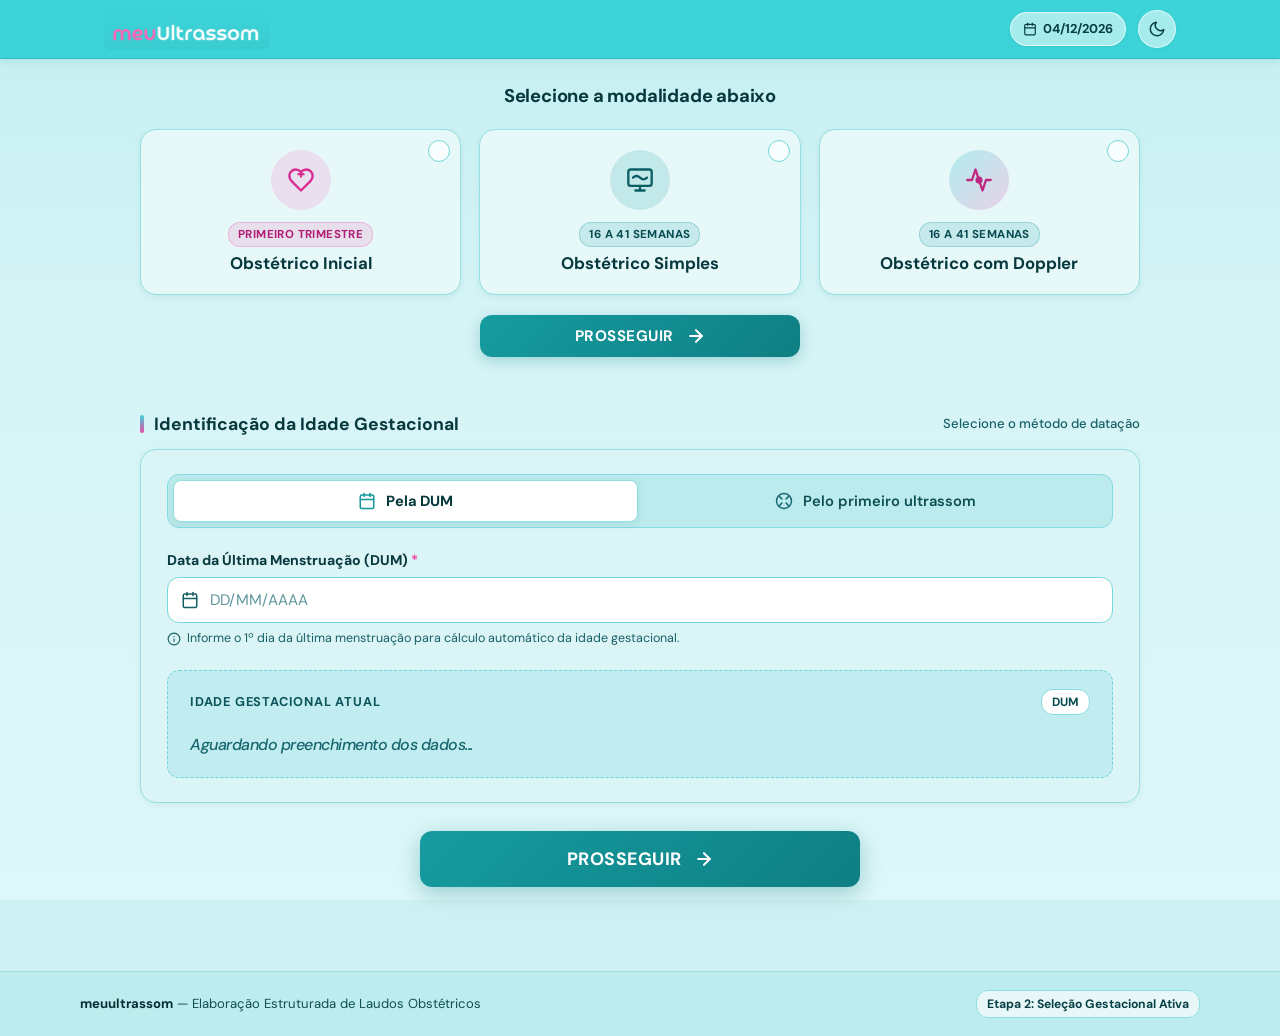
<file: index.html>
<!DOCTYPE html>
<html lang="pt-BR">
<head>
  <meta charset="UTF-8">
  <meta name="viewport" content="width=device-width, initial-scale=1.0">
  <title>meuultrassom — Elaboração de Laudos Estruturados</title>
  
  <!-- Fontes Tipográficas Profissionais -->
  <link rel="preconnect" href="https://fonts.googleapis.com">
  <link rel="preconnect" href="https://fonts.gstatic.com" crossorigin>
  <link href="https://fonts.googleapis.com/css2?family=DM+Sans:ital,opsz,wght@0,9..40,400;0,9..40,500;0,9..40,600;0,9..40,700;1,9..40,400&family=Outfit:wght@500;600;700;800&display=swap" rel="stylesheet">
  
  <!-- Folha de Estilos Principal -->
  <link rel="stylesheet" href="css/style.css">
  
  <!-- Favicon com a logo -->
  <link rel="icon" type="image/png" href="assets/logo.png">
</head>
<body>

  <!-- =========================================================================
       1. CABEÇALHO DO SISTEMA (SOMENTE A LOGO)
       ========================================================================= -->
  <header class="app-header">
    <div class="header-container">
      <div class="brand-wrapper">
        <img src="assets/logo.png" alt="meuultrassom" class="header-logo" id="headerLogoImg">
      </div>

      <div class="header-actions">
        <!-- Indicador de data de referência -->
        <div class="header-date-badge" title="Data atual de referência do sistema">
          <svg viewBox="0 0 24 24" fill="none" stroke="currentColor" stroke-width="2" stroke-linecap="round" stroke-linejoin="round">
            <rect x="3" y="4" width="18" height="18" rx="2" ry="2"/>
            <line x1="16" y1="2" x2="16" y2="6"/>
            <line x1="8" y1="2" x2="8" y2="6"/>
            <line x1="3" y1="10" x2="21" y2="10"/>
          </svg>
          <span id="currentDateText">--/--/----</span>
        </div>

        <!-- Botão discreto para alternar Tema Claro / Escuro -->
        <button type="button" class="theme-toggle-btn" id="themeToggleBtn" aria-label="Alternar tema claro/escuro" title="Alternar tema">
          <!-- Ícone Sol (Modo Escuro ativo) -->
          <svg id="themeIconSun" viewBox="0 0 24 24" fill="none" stroke="currentColor" stroke-width="2" stroke-linecap="round" stroke-linejoin="round" style="display: none;">
            <circle cx="12" cy="12" r="5"/>
            <line x1="12" y1="1" x2="12" y2="3"/>
            <line x1="12" y1="21" x2="12" y2="23"/>
            <line x1="4.22" y1="4.22" x2="5.64" y2="5.64"/>
            <line x1="18.36" y1="18.36" x2="19.78" y2="19.78"/>
            <line x1="1" y1="12" x2="3" y2="12"/>
            <line x1="21" y1="12" x2="23" y2="12"/>
            <line x1="4.22" y1="19.78" x2="5.64" y2="18.36"/>
            <line x1="18.36" y1="5.64" x2="19.78" y2="4.22"/>
          </svg>
          <!-- Ícone Lua (Modo Claro ativo) -->
          <svg id="themeIconMoon" viewBox="0 0 24 24" fill="none" stroke="currentColor" stroke-width="2" stroke-linecap="round" stroke-linejoin="round">
            <path d="M21 12.79A9 9 0 1 1 11.21 3 7 7 0 0 0 21 12.79z"/>
          </svg>
        </button>
      </div>
    </div>
  </header>

  <!-- =========================================================================
       2. CONTEÚDO PRINCIPAL
       ========================================================================= -->
  <main class="main-wrapper">
    
    <!-- SEÇÃO 1: SELEÇÃO DO TIPO DE EXAME (3 CARDS) -->
    <section class="section-block" id="examSection" aria-labelledby="examSectionTitle">
      <!-- Frase simples e discreta solicitada -->
      <div class="modalidade-prompt">
        <h2 class="modalidade-prompt-text" id="examSectionTitle">Selecione a modalidade abaixo</h2>
      </div>

      <div class="exam-cards-grid" role="radiogroup" aria-label="Tipos de Exame Obstétrico">
        
        <!-- CARD 1: OBSTÉTRICO INICIAL -->
        <div class="exam-card" data-exam="inicial" role="radio" aria-checked="false" tabindex="0">
          <div class="card-check-badge" aria-hidden="true">
            <svg viewBox="0 0 24 24" fill="none" stroke="currentColor" stroke-width="3" stroke-linecap="round" stroke-linejoin="round">
              <polyline points="20 6 9 17 4 12"/>
            </svg>
          </div>
          <div class="exam-icon-wrapper" aria-hidden="true">
            <!-- Ícone Gestação Inicial / Embrião / Coração -->
            <svg viewBox="0 0 24 24" fill="none" stroke="currentColor" stroke-width="2" stroke-linecap="round" stroke-linejoin="round">
              <path d="M19 14c1.49-1.46 3-3.21 3-5.5A5.5 5.5 0 0 0 16.5 3c-1.76 0-3 .5-4.5 2-1.5-1.5-2.74-2-4.5-2A5.5 5.5 0 0 0 2 8.5c0 2.3 1.5 4.05 3 5.5l7 7Z"/>
              <path d="M12 5v4"/>
              <path d="M10 7h4"/>
            </svg>
          </div>
          <div class="exam-card-text">
            <span class="exam-card-badge">Primeiro Trimestre</span>
            <h3 class="exam-card-title">Obstétrico Inicial</h3>
          </div>
        </div>

        <!-- CARD 2: OBSTÉTRICO SIMPLES -->
        <div class="exam-card" data-exam="simples" role="radio" aria-checked="false" tabindex="0">
          <div class="card-check-badge" aria-hidden="true">
            <svg viewBox="0 0 24 24" fill="none" stroke="currentColor" stroke-width="3" stroke-linecap="round" stroke-linejoin="round">
              <polyline points="20 6 9 17 4 12"/>
            </svg>
          </div>
          <div class="exam-icon-wrapper" aria-hidden="true">
            <!-- Ícone Ultrassonografia / Biometria / Transdutor Obstétrico -->
            <svg viewBox="0 0 24 24" fill="none" stroke="currentColor" stroke-width="2" stroke-linecap="round" stroke-linejoin="round">
              <rect x="2" y="3" width="20" height="14" rx="2" ry="2"/>
              <line x1="8" y1="21" x2="16" y2="21"/>
              <line x1="12" y1="17" x2="12" y2="21"/>
              <path d="M6 10c2-2 4-2 6 0s4 2 6 0"/>
            </svg>
          </div>
          <div class="exam-card-text">
            <span class="exam-card-badge">16 a 41 semanas</span>
            <h3 class="exam-card-title">Obstétrico Simples</h3>
          </div>
        </div>

        <!-- CARD 3: OBSTÉTRICO COM DOPPLER -->
        <div class="exam-card" data-exam="doppler" role="radio" aria-checked="false" tabindex="0">
          <div class="card-check-badge" aria-hidden="true">
            <svg viewBox="0 0 24 24" fill="none" stroke="currentColor" stroke-width="3" stroke-linecap="round" stroke-linejoin="round">
              <polyline points="20 6 9 17 4 12"/>
            </svg>
          </div>
          <div class="exam-icon-wrapper" aria-hidden="true">
            <!-- Ícone Circulação Sanguínea / Ondas Doppler / Fluxo Hemodinâmico -->
            <svg viewBox="0 0 24 24" fill="none" stroke="currentColor" stroke-width="2" stroke-linecap="round" stroke-linejoin="round">
              <path d="M22 12h-4l-3 9L9 3l-3 9H2"/>
              <circle cx="12" cy="12" r="2" fill="currentColor"/>
            </svg>
          </div>
          <div class="exam-card-text">
            <span class="exam-card-badge">16 a 41 semanas</span>
            <h3 class="exam-card-title">Obstétrico com Doppler</h3>
          </div>
        </div>

      </div>

      <!-- BOTÃO PROSSEGUIR RÁPIDO (logo abaixo dos cards, sem exigir IG) -->
      <div class="action-container-quick">
        <button type="button" class="btn-proceed btn-proceed-quick" id="btnProceedQuick">
          <span>PROSSEGUIR</span>
          <svg viewBox="0 0 24 24" fill="none" stroke="currentColor" stroke-width="2.5" stroke-linecap="round" stroke-linejoin="round">
            <line x1="5" y1="12" x2="19" y2="12"/>
            <polyline points="12 5 19 12 12 19"/>
          </svg>
        </button>
        <div class="action-status-msg" id="actionStatusMsgQuick" role="alert" aria-live="polite"></div>
      </div>

    </section>

    <!-- SEÇÃO 2: IDENTIFICAÇÃO DA IDADE GESTACIONAL -->
    <section class="section-block" id="datingSection" aria-labelledby="datingSectionTitle">
      <div class="section-header">
        <h2 class="section-title" id="datingSectionTitle">
          <span class="section-indicator"></span>
          Identificação da Idade Gestacional
        </h2>
        <span class="section-hint">Selecione o método de datação</span>
      </div>

      <div class="dating-panel">
        
        <!-- Abas de Seleção Exclusiva de Método (Nomes atualizados: PELA DUM / PELO PRIMEIRO ULTRASSOM) -->
        <div class="method-tabs" role="tablist" aria-label="Métodos de Datação Gestacional">
          <button type="button" class="method-tab-btn active" data-method="dum" role="tab" aria-selected="true" id="tabDum">
            <svg viewBox="0 0 24 24" fill="none" stroke="currentColor" stroke-width="2" stroke-linecap="round" stroke-linejoin="round">
              <rect x="3" y="4" width="18" height="18" rx="2" ry="2"/>
              <line x1="16" y1="2" x2="16" y2="6"/>
              <line x1="8" y1="2" x2="8" y2="6"/>
              <line x1="3" y1="10" x2="21" y2="10"/>
            </svg>
            Pela DUM
          </button>
          
          <button type="button" class="method-tab-btn" data-method="usg" role="tab" aria-selected="false" id="tabUsg">
            <svg viewBox="0 0 24 24" fill="none" stroke="currentColor" stroke-width="2" stroke-linecap="round" stroke-linejoin="round">
              <circle cx="12" cy="12" r="10"/>
              <path d="m4.93 4.93 4.24 4.24"/>
              <path d="m14.83 9.17 4.24-4.24"/>
              <path d="m14.83 14.83 4.24 4.24"/>
              <path d="m9.17 14.83-4.24 4.24"/>
            </svg>
            Pelo primeiro ultrassom
          </button>
        </div>

        <!-- OPÇÃO A: FORMULÁRIO DUM -->
        <div class="method-view active" id="methodViewDum" role="tabpanel" aria-labelledby="tabDum">
          <div class="form-group">
            <label for="inputDum" class="form-label form-label-required">Data da Última Menstruação (DUM)</label>
            <div class="input-with-icon">
              <div class="input-icon-left" aria-hidden="true">
                <svg viewBox="0 0 24 24" fill="none" stroke="currentColor" stroke-width="2" stroke-linecap="round" stroke-linejoin="round">
                  <rect x="3" y="4" width="18" height="18" rx="2" ry="2"/>
                  <line x1="16" y1="2" x2="16" y2="6"/>
                  <line x1="8" y1="2" x2="8" y2="6"/>
                  <line x1="3" y1="10" x2="21" y2="10"/>
                </svg>
              </div>
              <input type="text" 
                     id="inputDum" 
                     class="form-control" 
                     placeholder="DD/MM/AAAA" 
                     maxlength="10" 
                     inputmode="numeric" 
                     autocomplete="off">
            </div>
            <p class="form-helper-text">
              <svg width="14" height="14" viewBox="0 0 24 24" fill="none" stroke="currentColor" stroke-width="2" stroke-linecap="round" stroke-linejoin="round">
                <circle cx="12" cy="12" r="10"/>
                <line x1="12" y1="16" x2="12" y2="12"/>
                <line x1="12" y1="8" x2="12.01" y2="8"/>
              </svg>
              Informe o 1º dia da última menstruação para cálculo automático da idade gestacional.
            </p>
          </div>
        </div>

        <!-- OPÇÃO B: FORMULÁRIO PRIMEIRO ULTRASSOM -->
        <div class="method-view" id="methodViewUsg" role="tabpanel" aria-labelledby="tabUsg">
          <div class="usg-grid">
            
            <!-- Campo 1: Data do 1º Exame -->
            <div class="form-group">
              <label for="inputUsgDate" class="form-label form-label-required">Data do 1º Ultrassom</label>
              <div class="input-with-icon">
                <div class="input-icon-left" aria-hidden="true">
                  <svg viewBox="0 0 24 24" fill="none" stroke="currentColor" stroke-width="2" stroke-linecap="round" stroke-linejoin="round">
                    <rect x="3" y="4" width="18" height="18" rx="2" ry="2"/>
                    <line x1="16" y1="2" x2="16" y2="6"/>
                    <line x1="8" y1="2" x2="8" y2="6"/>
                    <line x1="3" y1="10" x2="21" y2="10"/>
                  </svg>
                </div>
                <input type="text" 
                       id="inputUsgDate" 
                       class="form-control" 
                       placeholder="DD/MM/AAAA" 
                       maxlength="10" 
                       inputmode="numeric" 
                       autocomplete="off"
                       disabled>
              </div>
            </div>

            <!-- Campo 2: Semanas no momento daquele exame -->
            <div class="form-group">
              <label for="inputUsgWeeks" class="form-label form-label-required">IG no exame — Semanas</label>
              <input type="number" 
                     id="inputUsgWeeks" 
                     class="form-control-simple" 
                     placeholder="Ex: 8" 
                     min="0" 
                     max="42" 
                     step="1"
                     disabled>
            </div>

            <!-- Campo 3: Dias no momento daquele exame -->
            <div class="form-group">
              <label for="inputUsgDays" class="form-label form-label-required">IG no exame — Dias</label>
              <input type="number" 
                     id="inputUsgDays" 
                     class="form-control-simple" 
                     placeholder="0 a 6 (Ex: 0)" 
                     min="0" 
                     max="6" 
                     step="1"
                     value="0"
                     disabled>
            </div>

          </div>
          <p class="form-helper-text">
            <svg width="14" height="14" viewBox="0 0 24 24" fill="none" stroke="currentColor" stroke-width="2" stroke-linecap="round" stroke-linejoin="round">
              <circle cx="12" cy="12" r="10"/>
              <line x1="12" y1="16" x2="12" y2="12"/>
              <line x1="12" y1="8" x2="12.01" y2="8"/>
            </svg>
            O cálculo preserva rigorosamente os dias transcorridos até a data atual, sem arredondamentos indevidos.
          </p>
        </div>

        <!-- SEÇÃO 3: APRESENTAÇÃO DA IDADE GESTACIONAL (CARD DE DESTAQUE) -->
        <div class="ig-result-card" id="igResultCard">
          <div class="ig-result-header">
            <span class="ig-result-label">Idade Gestacional Atual</span>
            <span class="ig-result-method-badge" id="igMethodBadge">DUM</span>
          </div>

          <div class="ig-display-body">
            <div class="ig-main-value" id="igMainValue">
              <span class="ig-empty-value">Aguardando preenchimento dos dados...</span>
            </div>
          </div>

          <div class="ig-extra-details" id="igExtraDetails" style="display: none;">
            <div class="ig-detail-pill">
              <svg viewBox="0 0 24 24" fill="none" stroke="currentColor" stroke-width="2" stroke-linecap="round" stroke-linejoin="round">
                <circle cx="12" cy="12" r="10"/>
                <polyline points="12 6 12 12 16 14"/>
              </svg>
              <span>Total: <strong id="igDaysTotalText">0 dias</strong></span>
            </div>

            <div class="ig-detail-pill">
              <svg viewBox="0 0 24 24" fill="none" stroke="currentColor" stroke-width="2" stroke-linecap="round" stroke-linejoin="round">
                <path d="M12 2v20M17 5H9.5a3.5 3.5 0 0 0 0 7h5a3.5 3.5 0 0 1 0 7H6"/>
              </svg>
              <span>DPP (Parto): <strong id="igDppText">--/--/----</strong></span>
            </div>

            <div class="ig-detail-pill">
              <svg viewBox="0 0 24 24" fill="none" stroke="currentColor" stroke-width="2" stroke-linecap="round" stroke-linejoin="round">
                <path d="M2 12h20M12 2a15.3 15.3 0 0 1 4 10 15.3 15.3 0 0 1-4 10 15.3 15.3 0 0 1-4-10 15.3 15.3 0 0 1 4-10z"/>
              </svg>
              <span>Trimestre: <strong id="igTrimesterText">--</strong></span>
            </div>
          </div>

        </div>

      </div>
    </section>

    <!-- SEÇÃO 4: BOTÃO PROSSEGUIR E FEEDBACK -->
    <section class="action-container">
      <button type="button" class="btn-proceed" id="btnProceed">
        <span>PROSSEGUIR</span>
        <svg viewBox="0 0 24 24" fill="none" stroke="currentColor" stroke-width="2.5" stroke-linecap="round" stroke-linejoin="round">
          <line x1="5" y1="12" x2="19" y2="12"/>
          <polyline points="12 5 19 12 12 19"/>
        </svg>
      </button>

      <div class="action-status-msg" id="actionStatusMsg" role="alert" aria-live="polite"></div>
    </section>

  </main>

  <!-- =========================================================================
       3. JANELA DE SELEÇÃO DA IDADE GESTACIONAL (16 A 41 SEMANAS)
       ========================================================================= -->
  <div class="modal-overlay" id="weekModalOverlay" role="dialog" aria-modal="true" aria-labelledby="weekModalTitle">
    <div class="modal-dialog modal-dialog-weeks">
      <div class="modal-header">
        <div class="modal-header-text">
          <h3 class="modal-header-title" id="weekModalTitle">Selecione a idade gestacional</h3>
          <p class="modal-header-subtitle">Escolha a semana correspondente ao exame.</p>
        </div>
        <button type="button" class="modal-close-btn" id="weekModalCloseBtn" aria-label="Fechar janela">
          <svg viewBox="0 0 24 24" fill="none" stroke="currentColor" stroke-width="2" stroke-linecap="round" stroke-linejoin="round">
            <line x1="18" y1="6" x2="6" y2="18"/>
            <line x1="6" y1="6" x2="18" y2="18"/>
          </svg>
        </button>
      </div>

      <div class="modal-body">
        <!-- Barra com identificação do exame selecionado -->
        <div class="week-modal-exam-bar">
          <span class="week-modal-exam-label">Exame selecionado:</span>
          <span class="week-modal-exam-badge" id="weekModalExamBadge">Obstétrico Simples</span>
        </div>

        <!-- Banner com a semana sugerida quando houver cálculo prévio pela DUM ou 1º US -->
        <div class="week-suggested-notice" id="weekSuggestedNotice" style="display: none;">
          <svg viewBox="0 0 24 24" fill="none" stroke="currentColor" stroke-width="2" stroke-linecap="round" stroke-linejoin="round">
            <circle cx="12" cy="12" r="10"/>
            <line x1="12" y1="16" x2="12" y2="12"/>
            <line x1="12" y1="8" x2="12.01" y2="8"/>
          </svg>
          <span id="weekSuggestedText">Semana sugerida destacada. Você pode confirmar ou escolher outra semana.</span>
        </div>

        <!-- Grade com as 26 opções de semanas (16 a 41 semanas) -->
        <div class="weeks-grid" id="weeksGrid" role="radiogroup" aria-label="Semanas gestacionais de 16 a 41">
          <button type="button" class="week-btn" data-week="16" role="radio" aria-checked="false"><span class="week-num">16</span><span class="week-unit">semanas</span></button>
          <button type="button" class="week-btn" data-week="17" role="radio" aria-checked="false"><span class="week-num">17</span><span class="week-unit">semanas</span></button>
          <button type="button" class="week-btn" data-week="18" role="radio" aria-checked="false"><span class="week-num">18</span><span class="week-unit">semanas</span></button>
          <button type="button" class="week-btn" data-week="19" role="radio" aria-checked="false"><span class="week-num">19</span><span class="week-unit">semanas</span></button>
          <button type="button" class="week-btn" data-week="20" role="radio" aria-checked="false"><span class="week-num">20</span><span class="week-unit">semanas</span></button>
          <button type="button" class="week-btn" data-week="21" role="radio" aria-checked="false"><span class="week-num">21</span><span class="week-unit">semanas</span></button>
          <button type="button" class="week-btn" data-week="22" role="radio" aria-checked="false"><span class="week-num">22</span><span class="week-unit">semanas</span></button>
          <button type="button" class="week-btn" data-week="23" role="radio" aria-checked="false"><span class="week-num">23</span><span class="week-unit">semanas</span></button>
          <button type="button" class="week-btn" data-week="24" role="radio" aria-checked="false"><span class="week-num">24</span><span class="week-unit">semanas</span></button>
          <button type="button" class="week-btn" data-week="25" role="radio" aria-checked="false"><span class="week-num">25</span><span class="week-unit">semanas</span></button>
          <button type="button" class="week-btn" data-week="26" role="radio" aria-checked="false"><span class="week-num">26</span><span class="week-unit">semanas</span></button>
          <button type="button" class="week-btn" data-week="27" role="radio" aria-checked="false"><span class="week-num">27</span><span class="week-unit">semanas</span></button>
          <button type="button" class="week-btn" data-week="28" role="radio" aria-checked="false"><span class="week-num">28</span><span class="week-unit">semanas</span></button>
          <button type="button" class="week-btn" data-week="29" role="radio" aria-checked="false"><span class="week-num">29</span><span class="week-unit">semanas</span></button>
          <button type="button" class="week-btn" data-week="30" role="radio" aria-checked="false"><span class="week-num">30</span><span class="week-unit">semanas</span></button>
          <button type="button" class="week-btn" data-week="31" role="radio" aria-checked="false"><span class="week-num">31</span><span class="week-unit">semanas</span></button>
          <button type="button" class="week-btn" data-week="32" role="radio" aria-checked="false"><span class="week-num">32</span><span class="week-unit">semanas</span></button>
          <button type="button" class="week-btn" data-week="33" role="radio" aria-checked="false"><span class="week-num">33</span><span class="week-unit">semanas</span></button>
          <button type="button" class="week-btn" data-week="34" role="radio" aria-checked="false"><span class="week-num">34</span><span class="week-unit">semanas</span></button>
          <button type="button" class="week-btn" data-week="35" role="radio" aria-checked="false"><span class="week-num">35</span><span class="week-unit">semanas</span></button>
          <button type="button" class="week-btn" data-week="36" role="radio" aria-checked="false"><span class="week-num">36</span><span class="week-unit">semanas</span></button>
          <button type="button" class="week-btn" data-week="37" role="radio" aria-checked="false"><span class="week-num">37</span><span class="week-unit">semanas</span></button>
          <button type="button" class="week-btn" data-week="38" role="radio" aria-checked="false"><span class="week-num">38</span><span class="week-unit">semanas</span></button>
          <button type="button" class="week-btn" data-week="39" role="radio" aria-checked="false"><span class="week-num">39</span><span class="week-unit">semanas</span></button>
          <button type="button" class="week-btn" data-week="40" role="radio" aria-checked="false"><span class="week-num">40</span><span class="week-unit">semanas</span></button>
          <button type="button" class="week-btn" data-week="41" role="radio" aria-checked="false"><span class="week-num">41</span><span class="week-unit">semanas</span></button>
        </div>

        <!-- Feedback da semana selecionada -->
        <div class="week-selection-feedback" id="weekSelectionFeedback">
          <span class="week-feedback-placeholder">Nenhuma semana selecionada. Clique na semana desejada acima.</span>
        </div>
      </div>

      <div class="modal-footer">
        <button type="button" class="modal-btn modal-btn-secondary" id="weekModalCancelBtn">Cancelar</button>
        <button type="button" class="modal-btn modal-btn-primary" id="weekModalConfirmBtn">
          <span>PROSSEGUIR</span>
          <svg viewBox="0 0 24 24" fill="none" stroke="currentColor" stroke-width="2.5" stroke-linecap="round" stroke-linejoin="round" style="width:16px;height:16px;">
            <line x1="5" y1="12" x2="19" y2="12"/>
            <polyline points="12 5 19 12 12 19"/>
          </svg>
        </button>
      </div>
    </div>
  </div>

  <!-- =========================================================================
       4. MODAL DE NAVEGAÇÃO E TRANSIÇÃO (ESTRUTURA PARA PRÓXIMA ETAPA)
       ========================================================================= -->
  <div class="modal-overlay" id="navModalOverlay" role="dialog" aria-modal="true" aria-labelledby="modalTitle">
    <div class="modal-dialog">
      <div class="modal-header">
        <h3 class="modal-header-title" id="modalTitle">Navegação do Sistema</h3>
        <button type="button" class="modal-close-btn" id="modalCloseBtn" aria-label="Fechar modal">
          <svg viewBox="0 0 24 24" fill="none" stroke="currentColor" stroke-width="2" stroke-linecap="round" stroke-linejoin="round">
            <line x1="18" y1="6" x2="6" y2="18"/>
            <line x1="6" y1="6" x2="18" y2="18"/>
          </svg>
        </button>
      </div>

      <div class="modal-body">
        <div class="modal-icon-badge info" id="modalBadge">
          <svg viewBox="0 0 24 24" fill="none" stroke="currentColor" stroke-width="2" stroke-linecap="round" stroke-linejoin="round">
            <polyline points="20 6 9 17 4 12"/>
          </svg>
        </div>

        <p class="modal-message" id="modalMessage">
          Mensagem de direcionamento.
        </p>

        <div class="modal-summary-box">
          <div class="summary-row">
            <span class="summary-row-label">Exame Selecionado:</span>
            <span class="summary-row-value" id="summaryExamType">—</span>
          </div>
          <div class="summary-row">
            <span class="summary-row-label">Método de Datação:</span>
            <span class="summary-row-value" id="summaryMethod">—</span>
          </div>
          <div class="summary-row">
            <span class="summary-row-label">Idade Gestacional:</span>
            <span class="summary-row-value" id="summaryIG">—</span>
          </div>
          <div class="summary-row">
            <span class="summary-row-label">Destino do Módulo:</span>
            <span class="summary-row-value" id="summaryTarget">—</span>
          </div>
        </div>
      </div>

      <div class="modal-footer">
        <button type="button" class="modal-btn modal-btn-primary" id="modalOkBtn">Entendido</button>
      </div>
    </div>
  </div>

  <!-- =========================================================================
       4. RODAPÉ DO SISTEMA
       ========================================================================= -->
  <footer class="app-footer">
    <div class="app-footer-content">
      <div class="footer-credits">
        <strong>meuultrassom</strong> — Elaboração Estruturada de Laudos Obstétricos
      </div>
      <div class="footer-badge">
        <span>Etapa 2: Seleção Gestacional Ativa</span>
      </div>
    </div>
  </footer>

  <!-- Script da Aplicação -->
  <script src="js/app.js"></script>
</body>
</html>
</file>
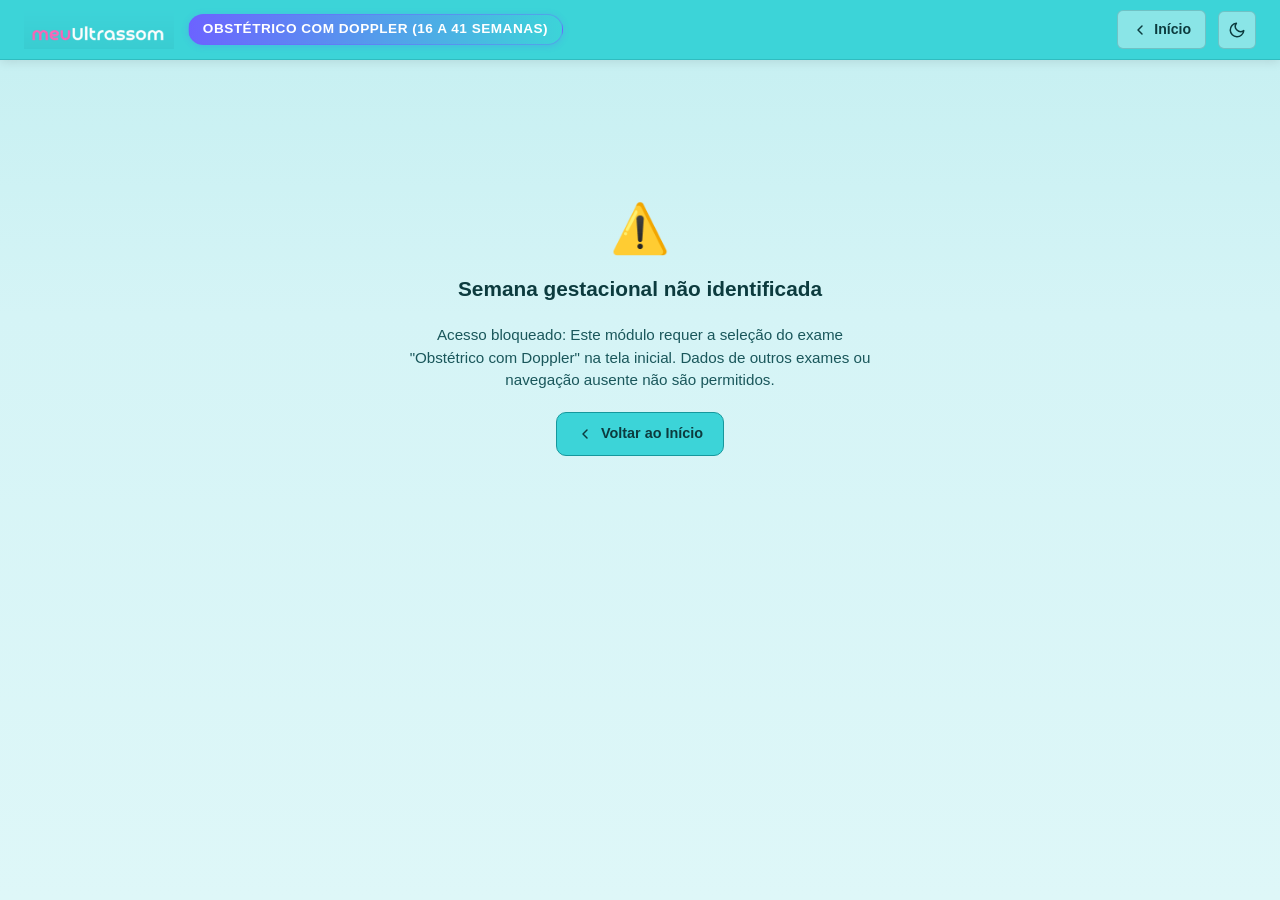
<file: laudo_doppler.html>
<!DOCTYPE html>
<html lang="pt-BR">
<head>
  <meta charset="UTF-8">
  <meta name="viewport" content="width=device-width, initial-scale=1.0">
  <title>meuultrassom — Obstétrico com Doppler (16 a 41 semanas)</title>
  <link rel="stylesheet" href="css/laudo-doppler.css">
</head>
<body>

  <!-- CABEÇALHO -->
  <header class="app-header">
    <div class="header-container">
      <div class="header-brand">
        <a href="index.html" title="meuultrassom">
          <img src="assets/logo.png" alt="meuultrassom" class="header-logo">
        </a>
        <span class="header-module-badge">Obstétrico com Doppler (16 a 41 semanas)</span>
      </div>

      <div class="header-actions">
        <a href="index.html" class="btn-header-back" title="Voltar à Seleção de Exames">
          <svg width="16" height="16" viewBox="0 0 24 24" fill="none" stroke="currentColor" stroke-width="2.2" stroke-linecap="round" stroke-linejoin="round">
            <polyline points="15 18 9 12 15 6"></polyline>
          </svg>
          <span>Início</span>
        </a>

        <button type="button" class="theme-toggle-btn" id="themeToggleBtn" aria-label="Alternar tema" title="Alternar entre tema claro e escuro">
          <svg id="themeIconSun" width="18" height="18" viewBox="0 0 24 24" fill="none" stroke="currentColor" stroke-width="2" stroke-linecap="round" stroke-linejoin="round" style="display:none;">
            <circle cx="12" cy="12" r="5"></circle>
            <line x1="12" y1="12" x2="12" y2="3"></line>
            <line x1="12" y1="21" x2="12" y2="23"></line>
            <line x1="4.22" y1="4.22" x2="5.64" y2="5.64"></line>
            <line x1="18.36" y1="18.36" x2="19.78" y2="19.78"></line>
            <line x1="1" y1="12" x2="3" y2="12"></line>
            <line x1="21" y1="12" x2="23" y2="12"></line>
            <line x1="4.22" y1="19.78" x2="5.64" y2="18.36"></line>
            <line x1="18.36" y1="5.64" x2="19.78" y2="4.22"></line>
          </svg>
          <svg id="themeIconMoon" width="18" height="18" viewBox="0 0 24 24" fill="none" stroke="currentColor" stroke-width="2" stroke-linecap="round" stroke-linejoin="round">
            <path d="M21 12.79A9 9 0 1 1 11.21 3 7 7 0 0 0 21 12.79z"></path>
          </svg>
        </button>
      </div>
    </div>
  </header>

  <!-- TELA DE ERRO: SEMANA INVÁLIDA (exibida pelo JS quando necessário) -->
  <div id="errorScreen" class="error-screen" style="display:none;">
    <div class="error-screen-icon">⚠️</div>
    <div class="error-screen-title">Semana gestacional não identificada</div>
    <div class="error-screen-msg" id="errorScreenMsg">
      Para abrir o módulo Obstétrico com Doppler, selecione uma semana de 16 a 41 na tela inicial.
    </div>
    <a href="index.html" class="btn-error-back">
      <svg width="16" height="16" viewBox="0 0 24 24" fill="none" stroke="currentColor" stroke-width="2.2" stroke-linecap="round" stroke-linejoin="round">
        <polyline points="15 18 9 12 15 6"></polyline>
      </svg>
      Voltar ao Início
    </a>
  </div>

  <!-- CONTEÚDO PRINCIPAL (SPLIT SCREEN: FORMULÁRIO + LAUDO) -->
  <main class="main-wrapper" id="mainWrapper" style="display:none;">

    <!-- COLUNA ESQUERDA: FORMULÁRIO COMPLETO -->
    <div class="form-column">

      <!-- 1. CRONOLOGIA GESTACIONAL E DATAÇÃO -->
      <section class="form-card" id="cardCronologia">
        <div class="card-header">
          <h2 class="card-title">
            <span class="card-number">1</span>
            <span>Cronologia Gestacional e Datação</span>
          </h2>
        </div>
        <div class="card-body">

          <!-- Semana ativa da máscara Doppler (identificada automaticamente pela datação) -->
          <div class="calc-badge doppler-ref" id="badgeSemanaDoppler">
            <span>Semana ativa da máscara Doppler:</span>
            <strong id="displaySemanaDoppler">Aguardando datação</strong>
          </div>

          <div class="form-group">
            <label class="form-label" for="selDumStatus">A paciente sabe a Data da Última Menstruação (DUM)?</label>
            <select id="selDumStatus" class="form-select">
              <option value="sim" selected>Sim, ela sabe a DUM</option>
              <option value="incerta">DUM incerta / desconhecida</option>
              <option value="nao">Não informada (Opcional)</option>
            </select>
          </div>

          <!-- Bloco DUM (visível quando paciente sabe a DUM) -->
          <div id="containerDum" class="conditional-panel" style="display: block;">
            <div class="form-group" id="groupDumData">
              <label class="form-label" for="inputDum">Data da DUM (DD/MM/AAAA)</label>
              <input type="text" id="inputDum" class="form-control" maxlength="10" placeholder="ex: 15/05/2026">
            </div>

            <div id="dumFeedbackBox" class="calc-badge" style="display: none; margin-top: 8px;">
              <span>Idade Gestacional pela DUM:</span>
              <strong id="dumIgDisplay">—</strong>
            </div>

            <div class="form-group" id="groupDumPadrao" style="margin-top: 10px;">
              <label class="form-label">Usar a data da DUM como idade gestacional padrão?</label>
              <div class="segmented-btn-group">
                <button type="button" class="segmented-btn active" id="btnDumPadraoSim">SIM</button>
                <button type="button" class="segmented-btn" id="btnDumPadraoNao">NÃO</button>
              </div>
            </div>
          </div>

          <!-- Bloco Datação Alternativa (quando DUM não é usada como referência padrão) -->
          <div id="containerDatacaoAlternativa" class="conditional-panel" style="display: none; margin-top: 8px;">
            <div class="form-group" style="margin-bottom: 10px;">
              <label class="form-label">Selecione o Método Alternativo de Datação:</label>
              <div class="segmented-btn-group">
                <button type="button" class="segmented-btn active" id="btnMetodoPrimeiraUsg">1ª Ultrassonografia</button>
                <button type="button" class="segmented-btn" id="btnMetodoReferida">IG Referida</button>
              </div>
            </div>

            <!-- Painel: Primeira Ultrassonografia -->
            <div id="panelPrimeiraUsg">
              <div class="form-group">
                <label class="form-label">Data do Exame Inicial (DD/MM/AAAA)</label>
                <input type="text" id="inputPrimeiraUsgData" class="form-control" maxlength="10" placeholder="ex: 10/02/2026">
              </div>
              <div class="grid-2" style="margin-top: 8px;">
                <div class="form-group">
                  <label class="form-label">Semanas (naquela data)</label>
                  <input type="number" id="inputPrimeiraUsgSem" class="form-control" min="6" max="41" placeholder="ex: 20">
                </div>
                <div class="form-group">
                  <label class="form-label">Dias</label>
                  <input type="number" id="inputPrimeiraUsgDias" class="form-control" min="0" max="6" placeholder="0 a 6">
                </div>
              </div>
              <div id="primeiraUsgFeedbackBox" class="calc-badge" style="display: none; margin-top: 8px;">
                <span>IG Atual (1ª USG):</span>
                <strong id="primeiraUsgIgDisplay">—</strong>
              </div>
            </div>

            <!-- Painel: IG Referida -->
            <div id="panelIgReferida" style="display: none;">
              <div class="grid-2">
                <div class="form-group">
                  <label class="form-label">Semanas</label>
                  <input type="number" id="inputIgReferidaSem" class="form-control" min="16" max="41" placeholder="ex: 28">
                </div>
                <div class="form-group">
                  <label class="form-label">Dias</label>
                  <input type="number" id="inputIgReferidaDias" class="form-control" min="0" max="6" placeholder="0 a 6">
                </div>
              </div>
            </div>
          </div>

          <!-- Exibição da IG vigente -->
          <div class="calc-badge highlight" id="displayIgVigente" style="display: none;">
            <span>IG de Referência Ativa:</span>
            <strong id="badgeIgDestaque">—</strong>
          </div>
        </div>
      </section>

      <!-- 2. ESTÁTICA FETAL -->
      <section class="form-card" id="cardEstatica">
        <div class="card-header">
          <h2 class="card-title">
            <span class="card-number">2</span>
            <span>Estática Fetal (Gestação Única)</span>
          </h2>
        </div>
        <div class="card-body">
          <div class="grid-2">
            <div class="form-group">
              <label class="form-label" for="selSituacao">Situação</label>
              <select id="selSituacao" class="form-select">
                <option value="longitudinal" selected>Longitudinal</option>
                <option value="transversa">Transversa</option>
                <option value="obliqua">Oblíqua</option>
              </select>
            </div>
            <div class="form-group">
              <label class="form-label" for="selApresentacao">Apresentação</label>
              <select id="selApresentacao" class="form-select">
                <option value="cefalica" selected>Cefálica</option>
                <option value="pelvica">Pélvica</option>
                <option value="cormica">Côrmica</option>
              </select>
            </div>
          </div>
          <div class="grid-2">
            <div class="form-group">
              <label class="form-label" for="selDorso">Dorso</label>
              <select id="selDorso" class="form-select">
                <option value="direita" selected>Direita</option>
                <option value="esquerda">Esquerda</option>
                <option value="anterior">Anterior</option>
                <option value="posterior">Posterior</option>
              </select>
            </div>
            <div class="form-group">
              <label class="form-label" for="selMovimentacao">Movimentação Fetal</label>
              <select id="selMovimentacao" class="form-select">
                <option value="ativa_normal" selected>Ativa e normal</option>
                <option value="presente_diminuida">Presente e diminuída</option>
                <option value="ausente">Ausente</option>
              </select>
            </div>
          </div>
        </div>
      </section>

      <!-- 3. FREQUÊNCIA CARDÍACA FETAL -->
      <section class="form-card" id="cardBcf">
        <div class="card-header">
          <h2 class="card-title">
            <span class="card-number">3</span>
            <span>Frequência Cardíaca Fetal</span>
          </h2>
        </div>
        <div class="card-body">
          <div class="form-group">
            <label class="form-label" for="inputFcf">Frequência Cardíaca Fetal (bpm)</label>
            <div class="input-with-unit">
              <input type="number" id="inputFcf" class="form-control" min="80" max="200" placeholder="ex: 148">
              <span class="input-unit">bpm</span>
            </div>
          </div>
        </div>
      </section>

      <!-- 4. PLACENTA E CORDÃO -->
      <section class="form-card" id="cardPlacenta">
        <div class="card-header">
          <h2 class="card-title">
            <span class="card-number">4</span>
            <span>Placenta e Cordão Umbilical</span>
          </h2>
        </div>
        <div class="card-body">
          <div class="grid-2">
            <div class="form-group">
              <label class="form-label" for="selPlacentaInsercao">Inserção Placentária</label>
              <select id="selPlacentaInsercao" class="form-select">
                <option value="corporal anterior" selected>Corporal anterior</option>
                <option value="corporal posterior">Corporal posterior</option>
                <option value="corporal lateral direita">Corporal lateral direita</option>
                <option value="corporal lateral esquerda">Corporal lateral esquerda</option>
                <option value="fúndica anterior">Fúndica anterior</option>
                <option value="fúndica posterior">Fúndica posterior</option>
                <option value="baixa anterior">Baixa anterior</option>
                <option value="baixa posterior">Baixa posterior</option>
              </select>
            </div>
            <div class="form-group">
              <label class="form-label" for="selPlacentaGrau">Grau de Maturidade</label>
              <select id="selPlacentaGrau" class="form-select">
                <option value="0">Grau 0</option>
                <option value="I" selected>Grau I</option>
                <option value="II">Grau II</option>
                <option value="III">Grau III</option>
              </select>
            </div>
          </div>
          <div class="grid-2">
            <div class="form-group">
              <label class="form-label" for="inputPlacentaEspessura">Espessura (mm)</label>
              <div class="input-with-unit">
                <input type="number" id="inputPlacentaEspessura" class="form-control" min="10" max="80" placeholder="ex: 35">
                <span class="input-unit">mm</span>
              </div>
            </div>
            <div class="form-group">
              <label class="form-label" for="selCordao">Cordão Umbilical</label>
              <select id="selCordao" class="form-select">
                <option value="tres_vasos" selected>3 vasos (normal)</option>
                <option value="arteria_unica">Artéria umbilical única</option>
                <option value="circular">Circular de cordão</option>
              </select>
            </div>
          </div>
        </div>
      </section>

      <!-- 5. LÍQUIDO AMNIÓTICO -->
      <section class="form-card" id="cardLiquido">
        <div class="card-header">
          <h2 class="card-title">
            <span class="card-number">5</span>
            <span>Líquido Amniótico</span>
          </h2>
        </div>
        <div class="card-body">
          <!-- ILA (semanas 20–41) -->
          <div id="containerIla">
            <div class="form-group">
              <label class="form-label" for="inputIla">Índice de Líquido Amniótico — ILA (mm)</label>
              <div class="input-with-unit">
                <input type="number" id="inputIla" class="form-control" min="0" max="400" placeholder="ex: 148">
                <span class="input-unit">mm</span>
              </div>
            </div>
            <div id="ilaRefDisplay" class="ila-reference-badge" style="display:none; margin-top: 6px;">
              <span id="ilaRefTexto"></span>
            </div>
            <div id="ilaFeedbackNormal" class="calc-badge alert-success" style="display: none; margin-top: 6px;">
              ILA dentro dos limites normais para a semana gestacional.
            </div>
            <div id="ilaFeedbackAlerta" class="calc-badge alert-warning" style="display: none; margin-top: 6px;">
              <span id="ilaAlertaTexto"></span>
            </div>
            <div id="panelIlaClassificacao" class="form-group" style="display: none; margin-top: 8px;">
              <label class="form-label" for="selIlaClassificacao">Classificação do Volume de Líquido Amniótico</label>
              <select id="selIlaClassificacao" class="form-select">
                <option value="diminuido">Diminuído (oligoidrâmnio leve)</option>
                <option value="oligoidramnio">Oligoidrâmnio</option>
                <option value="aumentado">Aumentado (polidrâmnio leve)</option>
                <option value="polidramnio">Polidrâmnio</option>
              </select>
            </div>
          </div>

          <div class="form-group">
            <label class="form-label" for="inputMaiorBolsao">Maior Bolsão Vertical (mm)</label>
            <div class="input-with-unit">
              <input type="number" id="inputMaiorBolsao" class="form-control" min="0" max="300" placeholder="ex: 42">
              <span class="input-unit">mm</span>
            </div>
          </div>
        </div>
      </section>

      <!-- 6. MORFOLOGIA FETAL -->
      <section class="form-card" id="cardMorfologia">
        <div class="card-header">
          <h2 class="card-title">
            <span class="card-number">6</span>
            <span>Morfologia Fetal</span>
          </h2>
        </div>
        <div class="card-body">
          <div class="form-group">
            <label class="form-label">Avaliação Morfológica</label>
            <div class="segmented-btn-group">
              <button type="button" class="segmented-btn active" id="btnMorfoPadrao">Padrão Normal</button>
              <button type="button" class="segmented-btn" id="btnMorfoPersonalizada">Personalizada</button>
            </div>
          </div>
          <div id="morfoPadraoInfo" class="calc-badge" style="font-size: 0.82rem;">
            Estruturas fetais avaliadas conforme a idade gestacional, sem alterações morfológicas evidentes ao exame.
          </div>
          <div id="morfoPersonalizadaPanel" style="display: none;">
            <div class="form-group">
              <label class="form-label" for="inputMorfoObs">Descrição da Morfologia Personalizada</label>
              <input type="text" id="inputMorfoObs" class="form-control" placeholder="Descreva alterações ou observações morfológicas...">
            </div>
          </div>
        </div>
      </section>

      <!-- 7. BIOMETRIA FETAL -->
      <section class="form-card" id="cardBiometria">
        <div class="card-header">
          <h2 class="card-title">
            <span class="card-number">7</span>
            <span>Biometria Fetal</span>
          </h2>
        </div>
        <div class="card-body">
          <div class="grid-2">
            <div class="form-group">
              <label class="form-label" for="inputDbp">DBP (mm) <span class="form-label-help">Diâm. Biparietal</span></label>
              <div class="input-with-unit">
                <input type="number" id="inputDbp" class="form-control" min="10" max="120" placeholder="ex: 72">
                <span class="input-unit">mm</span>
              </div>
            </div>
            <div class="form-group">
              <label class="form-label" for="inputDof">DOF (mm) <span class="form-label-help">Diâm. Occipitofrontal</span></label>
              <div class="input-with-unit">
                <input type="number" id="inputDof" class="form-control" min="10" max="140" placeholder="ex: 90">
                <span class="input-unit">mm</span>
              </div>
            </div>
          </div>
          <div class="grid-2">
            <div class="form-group">
              <label class="form-label" for="inputCc">CC (mm) <span class="form-label-help">Circunf. Cefálica</span></label>
              <div class="input-with-unit">
                <input type="number" id="inputCc" class="form-control" min="10" max="380" placeholder="ex: 258">
                <span class="input-unit">mm</span>
              </div>
            </div>
            <div class="form-group">
              <label class="form-label" for="inputCa">CA (mm) <span class="form-label-help">Circunf. Abdominal</span></label>
              <div class="input-with-unit">
                <input type="number" id="inputCa" class="form-control" min="10" max="400" placeholder="ex: 232">
                <span class="input-unit">mm</span>
              </div>
            </div>
          </div>
          <div class="grid-2">
            <div class="form-group">
              <label class="form-label" for="inputCf">CF (mm) <span class="form-label-help">Comprimento do Fêmur</span></label>
              <div class="input-with-unit">
                <input type="number" id="inputCf" class="form-control" min="5" max="90" placeholder="ex: 54">
                <span class="input-unit">mm</span>
              </div>
            </div>
            <div class="form-group">
              <label class="form-label" for="inputCu">CU (mm) <span class="form-label-help">Comprimento do Úmero</span></label>
              <div class="input-with-unit">
                <input type="number" id="inputCu" class="form-control" min="5" max="80" placeholder="ex: 50">
                <span class="input-unit">mm</span>
              </div>
            </div>
          </div>

          <!-- Resultados da Biometria -->
          <div id="displayDbfDof" class="calc-badge" style="display: none;">
            <span>Índice Cefálico (DBP/DOF):</span>
            <strong id="displayDbfDofVal">—</strong>
          </div>
          <div id="displayCcCa" class="calc-badge" style="display: none;">
            <span>Relação CC/CA:</span>
            <strong id="displayCcCaVal">—</strong>
          </div>
          <div id="displayIgBiometria" class="calc-badge highlight" style="display: none;">
            <span>IG Biométrica (Hadlock):</span>
            <strong id="displayIgBiometriaVal">—</strong>
          </div>
          <div id="displayPesoFetal" class="calc-badge" style="display: none;">
            <span>Peso Fetal Estimado:</span>
            <strong id="displayPesoFetalVal">—</strong>
          </div>
          <div id="displayPercentilPeso" class="calc-badge" style="display: none;">
            <span>Percentil do Peso (Hadlock):</span>
            <strong id="displayPercentilPesoVal">—</strong>
          </div>
        </div>
      </section>

      <!-- 8. DOPPLERFLUXOMETRIA -->
      <section class="form-card" id="cardDoppler">
        <div class="card-header">
          <h2 class="card-title">
            <span class="card-number-doppler">8</span>
            <span>Dopplerfluxometria</span>
          </h2>
        </div>
        <div class="card-body">

          <!-- 8A. Artérias Uterinas (sempre visível) -->
          <div class="doppler-subsection-title">Artérias Uterinas</div>

          <div class="grid-2">
            <div class="form-group">
              <label class="form-label" for="inputUterinaIrD">IR — A. Uterina Direita</label>
              <input type="number" id="inputUterinaIrD" class="form-control" min="0" max="2" step="0.01" placeholder="ex: 0,55">
            </div>
            <div class="form-group">
              <label class="form-label" for="inputUterinaIpD">IP — A. Uterina Direita</label>
              <input type="number" id="inputUterinaIpD" class="form-control" min="0" max="4" step="0.01" placeholder="ex: 0,82">
            </div>
          </div>
          <div class="grid-2">
            <div class="form-group">
              <label class="form-label" for="inputUterinaIrE">IR — A. Uterina Esquerda</label>
              <input type="number" id="inputUterinaIrE" class="form-control" min="0" max="2" step="0.01" placeholder="ex: 0,53">
            </div>
            <div class="form-group">
              <label class="form-label" for="inputUterinaIpE">IP — A. Uterina Esquerda</label>
              <input type="number" id="inputUterinaIpE" class="form-control" min="0" max="4" step="0.01" placeholder="ex: 0,78">
            </div>
          </div>

          <!-- IP médio calculado -->
          <div id="displayIpMedioUterinas" class="calc-badge" style="display: none;">
            <span>IP Médio das Artérias Uterinas:</span>
            <strong id="displayIpMedioUterinasVal">—</strong>
          </div>
          <div id="badgeIpMedioRef" class="calc-badge doppler-ref" style="display: none;">
            <span id="badgeIpMedioRefTexto"></span>
          </div>

          <div class="form-group">
            <label class="form-label" for="selIncisura">Incisura Protodiastólica nas Artérias Uterinas</label>
            <select id="selIncisura" class="form-select">
              <option value="ausente" selected>Ausente bilateralmente</option>
              <option value="presente_d">Presente à direita</option>
              <option value="presente_e">Presente à esquerda</option>
              <option value="bilateral">Presente bilateralmente</option>
            </select>
          </div>

          <!-- 8B. A. Umbilical — IR (semanas 16–19) -->
          <div id="containerUmbilicalIr" style="display: none;">
            <div class="doppler-subsection-title" style="margin-top: 8px;">Artéria Umbilical</div>
            <div class="form-group">
              <label class="form-label" for="inputUmbilicalIr">IR — Artéria Umbilical</label>
              <input type="number" id="inputUmbilicalIr" class="form-control" min="0" max="1.5" step="0.01" placeholder="ex: 0,78">
            </div>
            <div id="badgeUmbilicalIrRef" class="calc-badge doppler-ref" style="display: none;">
              <span id="badgeUmbilicalIrRefTexto"></span>
            </div>
          </div>

          <!-- 8C. A. Umbilical — IP (semanas 20–41) -->
          <div id="containerUmbilicalIp" style="display: none;">
            <div class="doppler-subsection-title" style="margin-top: 8px;">Artéria Umbilical</div>
            <div class="form-group">
              <label class="form-label" for="inputUmbilicalIp">IP — Artéria Umbilical</label>
              <input type="number" id="inputUmbilicalIp" class="form-control" min="0" max="3" step="0.01" placeholder="ex: 1,08">
            </div>
            <div id="badgeUmbilicalIpRef" class="calc-badge doppler-ref" style="display: none;">
              <span id="badgeUmbilicalIpRefTexto"></span>
            </div>
          </div>

          <!-- 8D. A. Cerebral Média (semanas 20–41) -->
          <div id="containerAcm" style="display: none;">
            <div class="doppler-subsection-title" style="margin-top: 8px;">Artéria Cerebral Média</div>
            <div class="form-group">
              <label class="form-label" for="inputAcmIp">IP — Artéria Cerebral Média</label>
              <input type="number" id="inputAcmIp" class="form-control" min="0" max="4" step="0.01" placeholder="ex: 1,65">
            </div>
            <div id="badgeAcmRef" class="calc-badge doppler-ref" style="display: none;">
              <span id="badgeAcmRefTexto"></span>
            </div>

            <!-- RCP calculada -->
            <div id="displayRcp" class="calc-badge highlight" style="display: none; margin-top: 6px;">
              <span>Relação Cerebroplacentária (RCP):</span>
              <strong id="displayRcpVal">—</strong>
            </div>
            <div id="badgeRcpRef" class="calc-badge doppler-ref" style="display: none;">
              <span id="badgeRcpRefTexto"></span>
            </div>
          </div>

        </div>
      </section>

      <!-- 9. CONCLUSÃO E OBSERVAÇÕES -->
      <section class="form-card" id="cardConclusao">
        <div class="card-header">
          <h2 class="card-title">
            <span class="card-number">9</span>
            <span>Conclusão e Observações</span>
          </h2>
        </div>
        <div class="card-body">

          <!-- Crescimento (semanas 20–41 apenas — Hadlock) -->
          <div id="containerCrescimento" style="display: none;">
            <div class="form-group">
              <label class="form-label" for="selConclusaoCrescimento">Crescimento Fetal</label>
              <select id="selConclusaoCrescimento" class="form-select">
                <option value="adequado" selected>Crescimento fetal adequado para a idade gestacional</option>
                <option value="restricao">Restrição de crescimento intrauterino (RCIU)</option>
                <option value="macrossomia">Compatível com macrossomia fetal</option>
                <option value="pigm">Feto pequeno para a idade gestacional (PIG)</option>
                <option value="gigm">Feto grande para a idade gestacional (GIG)</option>
              </select>
            </div>
          </div>

          <!-- Vitalidade (semanas 16–40) — oculto na semana 41 -->
          <div id="containerVitalidade">
            <div class="form-group">
              <label class="form-label" for="selConclusaoVitalidade">Vitalidade Fetal</label>
              <select id="selConclusaoVitalidade" class="form-select">
                <option value="adequada" selected>Movimentação fetal adequada</option>
                <option value="reduzida">Movimentação fetal reduzida</option>
              </select>
            </div>
          </div>

          <!-- Hemodinâmica Materna -->
          <div class="form-group">
            <label class="form-label" for="selHemoMaterno">Estudo Hemodinâmico Materno</label>
            <select id="selHemoMaterno" class="form-select">
              <option value="normal" selected>Normal para a idade gestacional</option>
              <option value="alterado">Alterado</option>
            </select>
          </div>

          <!-- Hemodinâmica Fetal -->
          <div class="form-group">
            <label class="form-label" for="selHemoFetal">Estudo Hemodinâmico Fetal</label>
            <select id="selHemoFetal" class="form-select">
              <option value="normal" selected>Normal para a idade gestacional</option>
              <option value="alterado">Alterado</option>
            </select>
          </div>

          <div class="form-group">
            <label class="form-label" for="inputConclusaoObs">Observações Adicionais na Conclusão (Opcional)</label>
            <input type="text" id="inputConclusaoObs" class="form-control" placeholder="ex: Controle de crescimento sugerido em 3 a 4 semanas.">
          </div>

          <div class="form-group">
            <label class="form-label" style="margin-bottom: 6px;">Nota Médica Legal ao Final do Laudo</label>
            <div class="segmented-btn-group">
              <button type="button" class="segmented-btn active" id="btnNotaFinalSim">Incluir Nota Padrão</button>
              <button type="button" class="segmented-btn" id="btnNotaFinalNao">Não Incluir</button>
            </div>
          </div>
        </div>
      </section>

    </div><!-- /form-column -->

    <!-- COLUNA DIREITA: VISUALIZAÇÃO DO LAUDO (SIMULAÇÃO A4) -->
    <div class="report-column">

      <!-- BARRA DE FERRAMENTAS DO LAUDO -->
      <div class="report-toolbar">
        <div class="toolbar-status">
          <span class="badge-status-dot"></span>
          <span id="laudoStatusText">Laudo Dinâmico Sincronizado</span>
          <span id="manualEditBadge" class="manual-edit-indicator" style="display:none;">Edição Manual</span>
        </div>

        <div class="toolbar-actions">
          <button type="button" class="btn-report-tool btn-secondary-tool" id="btnRestaurarLaudo" title="Restaurar texto automático a partir do formulário" style="display:none;">
            Restaurar
          </button>
          <button type="button" class="btn-report-tool btn-secondary-tool" id="btnNovoExame" title="Limpar formulário e iniciar novo exame">
            Novo
          </button>
          <button type="button" class="btn-report-tool btn-secondary-tool" id="btnImprimir" title="Imprimir laudo ou salvar como PDF">
            Imprimir
          </button>
          <button type="button" class="btn-report-tool btn-copy" id="btnCopiarLaudo" title="Copiar laudo com formatação rica para o Word">
            <svg width="15" height="15" viewBox="0 0 24 24" fill="none" stroke="currentColor" stroke-width="2.5" stroke-linecap="round" stroke-linejoin="round">
              <rect x="9" y="9" width="13" height="13" rx="2" ry="2"></rect>
              <path d="M5 15H4a2 2 0 0 1-2-2V4a2 2 0 0 1 2-2h9a2 2 0 0 1 2 2v1"></path>
            </svg>
            <span>COPIAR LAUDO</span>
          </button>
        </div>
      </div>

      <!-- FOLHA DE LAUDO (SIMULAÇÃO A4 DA CLÍNICA) -->
      <div class="report-paper-container">
        <div id="reportPaper" class="report-paper" contenteditable="true" spellcheck="false">
          <!-- Conteúdo gerado dinamicamente com fidelidade aos modelos Word de 16 a 41 semanas -->
        </div>
      </div>
    </div>

  </main>

  <!-- MODAL DE CONFIRMAÇÃO DE NOVO EXAME -->
  <div id="modalNovoExame" class="modal-overlay">
    <div class="modal-dialog">
      <div class="modal-dialog-header">
        <h3 class="modal-dialog-title">Iniciar Novo Exame?</h3>
      </div>
      <div class="modal-dialog-body">
        Todos os dados preenchidos e eventuais edições no laudo serão resetados para o padrão. Deseja continuar?
      </div>
      <div class="modal-dialog-footer">
        <button type="button" class="btn-modal-cancel" id="btnModalCancel">Cancelar</button>
        <button type="button" class="btn-modal-danger" id="btnModalConfirm">Iniciar Novo Exame</button>
      </div>
    </div>
  </div>

  <!-- TOAST DE NOTIFICAÇÃO -->
  <div id="toastNotice" class="toast-notice">
    <svg width="18" height="18" viewBox="0 0 24 24" fill="none" stroke="currentColor" stroke-width="2.5" stroke-linecap="round" stroke-linejoin="round">
      <path d="M22 11.08V12a10 10 0 1 1-5.93-9.14"></path>
      <polyline points="22 4 12 14.01 9 11.01"></polyline>
    </svg>
    <span id="toastMessage">Laudo copiado com formatação rica para o Word!</span>
  </div>

  <!-- SCRIPT MODULAR DO MÓDULO DOPPLER (INDEPENDENTE) -->
  <script src="js/laudo-doppler.js"></script>
</body>
</html>
</file>
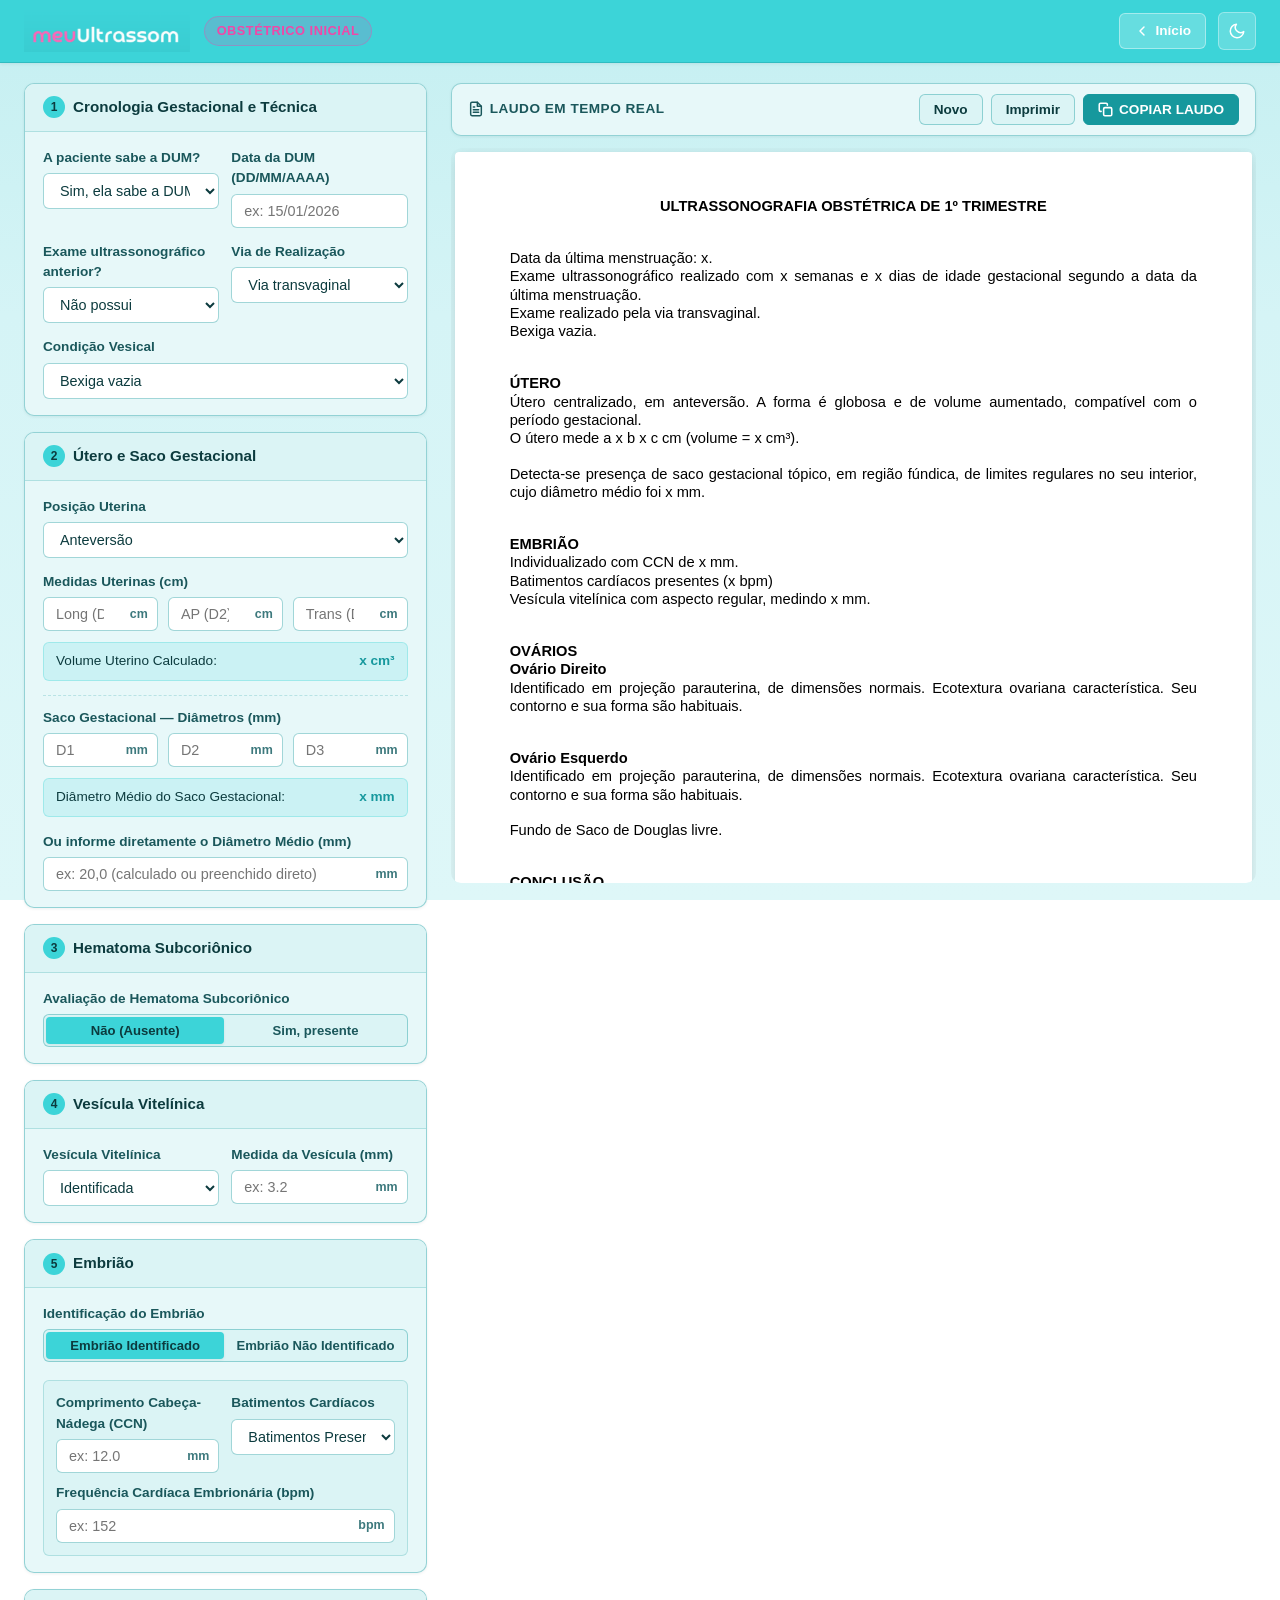
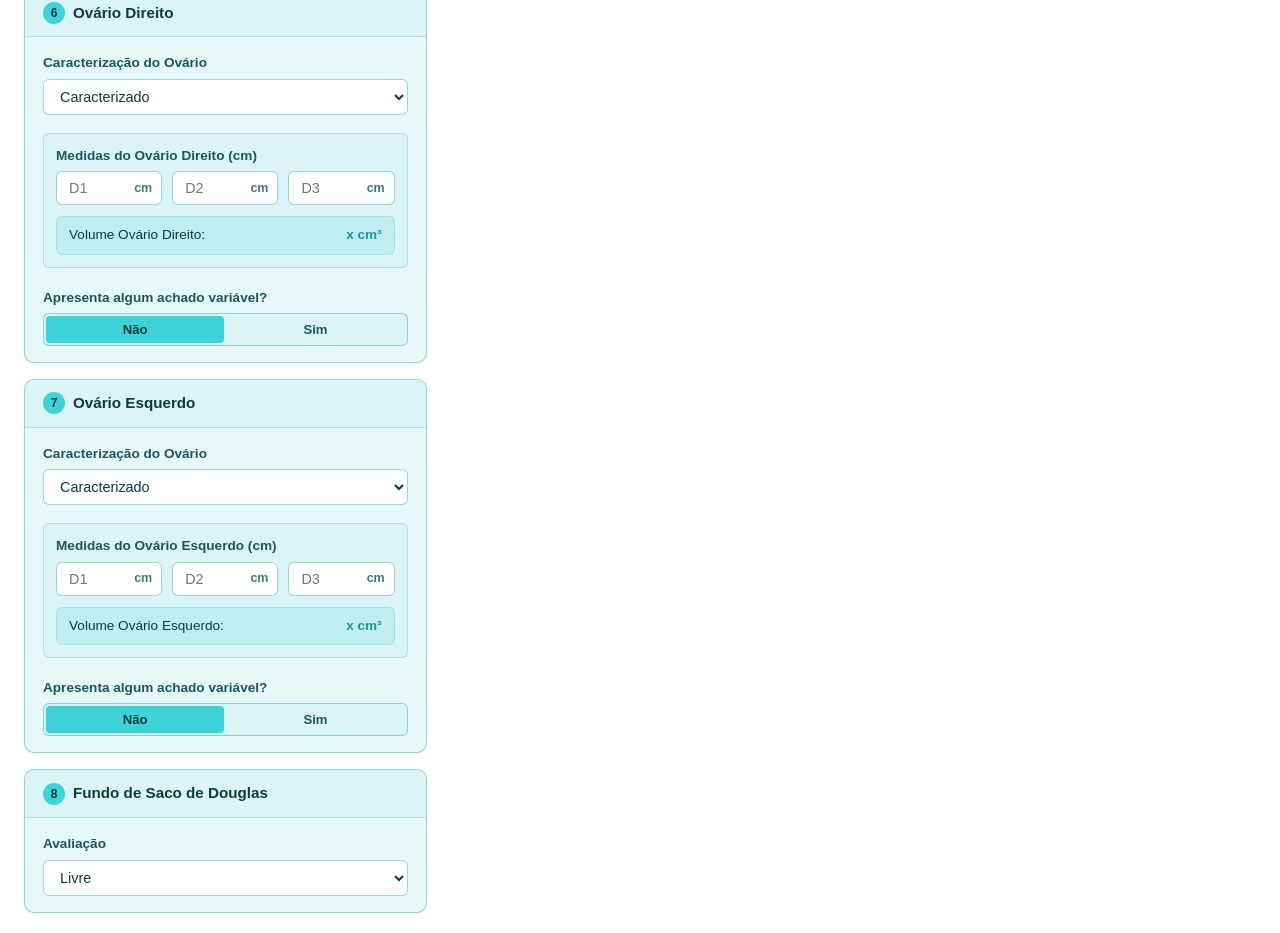
<file: laudo_inicial.html>
<!DOCTYPE html>
<html lang="pt-BR">
<head>
  <meta charset="UTF-8">
  <meta name="viewport" content="width=device-width, initial-scale=1.0">
  <title>meuultrassom — Obstétrico Inicial (1º Trimestre)</title>
  <link rel="stylesheet" href="css/laudo-inicial.css">
</head>
<body>

  <!-- CABEÇALHO -->
  <header class="app-header">
    <div class="header-container">
      <div class="header-brand">
        <a href="index.html" title="meuultrassom">
          <img src="assets/logo.png" alt="meuultrassom" class="header-logo">
        </a>
        <span class="header-module-badge">Obstétrico Inicial</span>
      </div>

      <div class="header-actions">
        <a href="index.html" class="btn-header-back" title="Voltar à Seleção de Exames">
          <svg width="16" height="16" viewBox="0 0 24 24" fill="none" stroke="currentColor" stroke-width="2.2" stroke-linecap="round" stroke-linejoin="round">
            <polyline points="15 18 9 12 15 6"></polyline>
          </svg>
          <span>Início</span>
        </a>

        <button type="button" class="theme-toggle-btn" id="themeToggleBtn" aria-label="Alternar tema" title="Alternar entre tema claro e escuro">
          <svg id="themeIconSun" width="18" height="18" viewBox="0 0 24 24" fill="none" stroke="currentColor" stroke-width="2" stroke-linecap="round" stroke-linejoin="round" style="display:none;">
            <circle cx="12" cy="12" r="5"></circle>
            <line x1="12" y1="1" x2="12" y2="3"></line>
            <line x1="12" y1="21" x2="12" y2="23"></line>
            <line x1="4.22" y1="4.22" x2="5.64" y2="5.64"></line>
            <line x1="18.36" y1="18.36" x2="19.78" y2="19.78"></line>
            <line x1="1" y1="12" x2="3" y2="12"></line>
            <line x1="21" y1="12" x2="23" y2="12"></line>
            <line x1="4.22" y1="19.78" x2="5.64" y2="18.36"></line>
            <line x1="18.36" y1="5.64" x2="19.78" y2="4.22"></line>
          </svg>
          <svg id="themeIconMoon" width="18" height="18" viewBox="0 0 24 24" fill="none" stroke="currentColor" stroke-width="2" stroke-linecap="round" stroke-linejoin="round">
            <path d="M21 12.79A9 9 0 1 1 11.21 3 7 7 0 0 0 21 12.79z"></path>
          </svg>
        </button>
      </div>
    </div>
  </header>

  <!-- CONTEÚDO PRINCIPAL (SPLIT SCREEN) -->
  <main class="main-wrapper">

    <!-- COLUNA ESQUERDA: FORMULÁRIO COMPLETO -->
    <div class="form-column">

      <!-- 1. CRONOLOGIA GESTACIONAL E TÉCNICA -->
      <section class="form-card" id="cardCronologia">
        <div class="card-header">
          <h2 class="card-title">
            <span class="card-number">1</span>
            <span>Cronologia Gestacional e Técnica</span>
          </h2>
        </div>
        <div class="card-body">
          <div class="grid-2">
            <div class="form-group">
              <label class="form-label" for="selDumStatus">A paciente sabe a DUM?</label>
              <select id="selDumStatus" class="form-select">
                <option value="sim">Sim, ela sabe a DUM</option>
                <option value="incerta">DUM incerta / desconhecida</option>
                <option value="nao">Não informada (Opcional)</option>
              </select>
            </div>

            <div class="form-group" id="groupDumData">
              <label class="form-label" for="inputDum">Data da DUM (DD/MM/AAAA)</label>
              <input type="text" id="inputDum" class="form-control" maxlength="10" placeholder="ex: 15/01/2026">
            </div>
          </div>

          <div id="dumFeedbackBox" class="calc-badge" style="display: none;">
            <span>Idade Gestacional pela DUM:</span>
            <strong id="dumIgDisplay">—</strong>
          </div>

          <div class="grid-2">
            <div class="form-group">
              <label class="form-label" for="selExameAnt">Exame ultrassonográfico anterior?</label>
              <select id="selExameAnt" class="form-select">
                <option value="nao">Não possui</option>
                <option value="sim">Sim, possui exame prévio</option>
              </select>
            </div>

            <div class="form-group">
              <label class="form-label" for="selViaExame">Via de Realização</label>
              <select id="selViaExame" class="form-select">
                <option value="transvaginal" selected>Via transvaginal</option>
                <option value="pelvica">Via pélvica / transabdominal</option>
                <option value="combinada">Vias transabdominal e transvaginal</option>
              </select>
            </div>
          </div>

          <!-- Campos do Exame Prévio -->
          <div id="panelExameAnt" class="conditional-panel" style="display: none;">
            <div class="grid-2">
              <div class="form-group">
                <label class="form-label" for="inputExameAntData">Data do Exame Anterior</label>
                <input type="text" id="inputExameAntData" class="form-control" maxlength="10" placeholder="DD/MM/AAAA">
              </div>
              <div class="form-group">
                <label class="form-label">IG no Exame Anterior</label>
                <div class="grid-2">
                  <div class="input-with-unit">
                    <input type="number" id="inputExameAntSem" class="form-control" placeholder="Sem" min="4" max="20">
                    <span class="input-unit">sem</span>
                  </div>
                  <div class="input-with-unit">
                    <input type="number" id="inputExameAntDias" class="form-control" placeholder="Dias" min="0" max="6" value="0">
                    <span class="input-unit">dias</span>
                  </div>
                </div>
              </div>
            </div>
            <div id="exameAntCalcDisplay" class="calc-badge" style="display:none;">
              <span>IG corrigida pelo exame prévio:</span>
              <strong id="exameAntIgText">—</strong>
            </div>
          </div>

          <div class="form-group">
            <label class="form-label" for="selBexiga">Condição Vesical</label>
            <select id="selBexiga" class="form-select">
              <option value="vazia" selected>Bexiga vazia</option>
              <option value="repleta">Bexiga repleta</option>
              <option value="parcial">Bexiga com repleção parcial</option>
            </select>
          </div>
        </div>
      </section>

      <!-- 2. ÚTERO E SACO GESTACIONAL -->
      <section class="form-card" id="cardUtero">
        <div class="card-header">
          <h2 class="card-title">
            <span class="card-number">2</span>
            <span>Útero e Saco Gestacional</span>
          </h2>
        </div>
        <div class="card-body">
          <div class="form-group">
            <label class="form-label" for="selPosicaoUtero">Posição Uterina</label>
            <select id="selPosicaoUtero" class="form-select">
              <option value="em anteversão" selected>Anteversão</option>
              <option value="em retroversão">Retroversão</option>
              <option value="em posição intermediária">Intermediária</option>
              <option value="em anteversoflexão">Anteversoflexão (AVF)</option>
              <option value="em retroversoflexão">Retroversoflexão (RVF)</option>
            </select>
          </div>

          <div class="form-group">
            <label class="form-label">Medidas Uterinas (cm)</label>
            <div class="grid-3">
              <div class="input-with-unit">
                <input type="number" id="uteroD1" class="form-control" placeholder="Long (D1)" step="0.1">
                <span class="input-unit">cm</span>
              </div>
              <div class="input-with-unit">
                <input type="number" id="uteroD2" class="form-control" placeholder="AP (D2)" step="0.1">
                <span class="input-unit">cm</span>
              </div>
              <div class="input-with-unit">
                <input type="number" id="uteroD3" class="form-control" placeholder="Trans (D3)" step="0.1">
                <span class="input-unit">cm</span>
              </div>
            </div>
            <div id="uteroVolDisplay" class="calc-badge" style="margin-top: 6px;">
              <span>Volume Uterino Calculado:</span>
              <strong id="uteroVolText">x cm³</strong>
            </div>
          </div>

          <div class="form-group" style="border-top: 1px dashed var(--border-subtle); padding-top: 12px;">
            <label class="form-label">Saco Gestacional — Diâmetros (mm)</label>
            <div class="grid-3">
              <div class="input-with-unit">
                <input type="number" id="sgD1" class="form-control" placeholder="D1" step="0.1">
                <span class="input-unit">mm</span>
              </div>
              <div class="input-with-unit">
                <input type="number" id="sgD2" class="form-control" placeholder="D2" step="0.1">
                <span class="input-unit">mm</span>
              </div>
              <div class="input-with-unit">
                <input type="number" id="sgD3" class="form-control" placeholder="D3" step="0.1">
                <span class="input-unit">mm</span>
              </div>
            </div>
            <div id="sgMedioDisplay" class="calc-badge" style="margin-top: 6px;">
              <span>Diâmetro Médio do Saco Gestacional:</span>
              <strong id="sgMedioText">x mm</strong>
            </div>

            <div class="form-group" style="margin-top: 10px;">
              <label class="form-label" for="sgMedioInput">Ou informe diretamente o Diâmetro Médio (mm)</label>
              <div class="input-with-unit">
                <input type="text" id="sgMedioInput" class="form-control" placeholder="ex: 20,0 (calculado ou preenchido direto)">
                <span class="input-unit">mm</span>
              </div>
            </div>
          </div>
        </div>
      </section>

      <!-- 3. HEMATOMA SUBCORIÔNICO -->
      <section class="form-card" id="cardHematoma">
        <div class="card-header">
          <h2 class="card-title">
            <span class="card-number">3</span>
            <span>Hematoma Subcoriônico</span>
          </h2>
        </div>
        <div class="card-body">
          <div class="form-group">
            <label class="form-label">Avaliação de Hematoma Subcoriônico</label>
            <div class="segment-group">
              <button type="button" class="segment-btn active" id="btnHematomaNao" data-val="nao">Não (Ausente)</button>
              <button type="button" class="segment-btn" id="btnHematomaSim" data-val="sim">Sim, presente</button>
            </div>
          </div>

          <!-- Campos dinâmicos do Hematoma -->
          <div id="panelHematoma" class="conditional-panel" style="display: none;">
            <div class="form-group">
              <label class="form-label">Medidas do Hematoma (mm)</label>
              <div class="grid-3">
                <div class="input-with-unit">
                  <input type="number" id="hemD1" class="form-control" placeholder="D1" step="0.1">
                  <span class="input-unit">mm</span>
                </div>
                <div class="input-with-unit">
                  <input type="number" id="hemD2" class="form-control" placeholder="D2" step="0.1">
                  <span class="input-unit">mm</span>
                </div>
                <div class="input-with-unit">
                  <input type="number" id="hemD3" class="form-control" placeholder="D3" step="0.1">
                  <span class="input-unit">mm</span>
                </div>
              </div>
            </div>

            <div class="form-group">
              <label class="custom-checkbox">
                <input type="checkbox" id="chkHematomaObs">
                <span><strong>Incluir observação sobre orientações à paciente</strong> ao final do laudo</span>
              </label>
            </div>
          </div>
        </div>
      </section>

      <!-- 4. VESÍCULA VITELÍNICA -->
      <section class="form-card" id="cardVesicula">
        <div class="card-header">
          <h2 class="card-title">
            <span class="card-number">4</span>
            <span>Vesícula Vitelínica</span>
          </h2>
        </div>
        <div class="card-body">
          <div class="grid-2">
            <div class="form-group">
              <label class="form-label">Vesícula Vitelínica</label>
              <select id="selVesicula" class="form-select">
                <option value="identificada" selected>Identificada</option>
                <option value="nao_identificada">Não identificada</option>
              </select>
            </div>

            <div class="form-group" id="groupVesiculaMedida">
              <label class="form-label" for="inputVesiculaMm">Medida da Vesícula (mm)</label>
              <div class="input-with-unit">
                <input type="number" id="inputVesiculaMm" class="form-control" placeholder="ex: 3.2" step="0.1">
                <span class="input-unit">mm</span>
              </div>
            </div>
          </div>
        </div>
      </section>

      <!-- 5. EMBRIÃO -->
      <section class="form-card" id="cardEmbriao">
        <div class="card-header">
          <h2 class="card-title">
            <span class="card-number">5</span>
            <span>Embrião</span>
          </h2>
        </div>
        <div class="card-body">
          <!-- Embrião -->
          <div class="form-group">
            <label class="form-label">Identificação do Embrião</label>
            <div class="segment-group">
              <button type="button" class="segment-btn active" id="btnEmbIdentificado" data-val="sim">Embrião Identificado</button>
              <button type="button" class="segment-btn" id="btnEmbNaoIdentificado" data-val="nao">Embrião Não Identificado</button>
            </div>
          </div>

          <!-- Campos dinâmicos do Embrião -->
          <div id="panelEmbriao" class="conditional-panel">
            <div class="grid-2">
              <div class="form-group">
                <label class="form-label" for="inputCcn">Comprimento Cabeça-Nádega (CCN)</label>
                <div class="input-with-unit">
                  <input type="number" id="inputCcn" class="form-control" placeholder="ex: 12.0" step="0.1">
                  <span class="input-unit">mm</span>
                </div>
              </div>

              <div class="form-group">
                <label class="form-label" for="selBcfStatus">Batimentos Cardíacos</label>
                <select id="selBcfStatus" class="form-select">
                  <option value="presentes" selected>Batimentos Presentes</option>
                  <option value="ausentes">Não identificados</option>
                </select>
              </div>
            </div>

            <div class="form-group" id="groupBcfValor">
              <label class="form-label" for="inputBcf">Frequência Cardíaca Embrionária (bpm)</label>
              <div class="input-with-unit">
                <input type="number" id="inputBcf" class="form-control" placeholder="ex: 152">
                <span class="input-unit">bpm</span>
              </div>
            </div>

            <div id="ccnCalcDisplay" class="calc-badge" style="display:none;">
              <span>Idade Gestacional pelo CCN (Robinson):</span>
              <strong id="ccnIgText">—</strong>
            </div>
          </div>
        </div>
      </section>

      <!-- 6. OVÁRIO DIREITO -->
      <section class="form-card" id="cardOvarioDireito">
        <div class="card-header">
          <h2 class="card-title">
            <span class="card-number">6</span>
            <span>Ovário Direito</span>
          </h2>
        </div>
        <div class="card-body">
          <div class="form-group">
            <label class="form-label" for="selOdEstado">Caracterização do Ovário</label>
            <select id="selOdEstado" class="form-select">
              <option value="caracterizado" selected>Caracterizado</option>
              <option value="nao_caracterizado">Não caracterizado</option>
            </select>
          </div>

          <!-- Caso 1: Caracterizado (Medidas) -->
          <div id="panelOdCaracterizado" class="conditional-panel">
            <div class="form-group">
              <label class="form-label">Medidas do Ovário Direito (cm)</label>
              <div class="grid-3">
                <div class="input-with-unit">
                  <input type="number" id="odD1" class="form-control" placeholder="D1" step="0.1">
                  <span class="input-unit">cm</span>
                </div>
                <div class="input-with-unit">
                  <input type="number" id="odD2" class="form-control" placeholder="D2" step="0.1">
                  <span class="input-unit">cm</span>
                </div>
                <div class="input-with-unit">
                  <input type="number" id="odD3" class="form-control" placeholder="D3" step="0.1">
                  <span class="input-unit">cm</span>
                </div>
              </div>
              <div class="calc-badge" style="margin-top: 6px;">
                <span>Volume Ovário Direito:</span>
                <strong id="odVolText">x cm³</strong>
              </div>
            </div>
          </div>

          <!-- Caso 2: Não caracterizado -->
          <div id="panelOdNaoCaract" class="conditional-panel" style="display: none;">
            <div class="form-group">
              <label class="form-label" for="selOdJustificativa">Justificativa</label>
              <select id="selOdJustificativa" class="form-select">
                <option value="interposicao">Interposição de alças intestinais</option>
                <option value="limitacao">Limitação técnica</option>
                <option value="outra">Outra justificativa</option>
                <option value="sem_justificativa">Sem justificativa adicional</option>
              </select>
            </div>
            <div class="form-group" id="groupOdOutraJust" style="display: none;">
              <input type="text" id="inputOdOutraJust" class="form-control" placeholder="Digite a justificativa...">
            </div>
            <div class="form-group">
              <label class="custom-checkbox">
                <input type="checkbox" id="chkOdAnexoHabitual">
                <span><strong>Incluir descrição de aspecto habitual da região anexial direita</strong></span>
              </label>
            </div>
          </div>

          <!-- B) NOVA SELEÇÃO: Apresenta algum achado variável? -->
          <div class="form-group" style="margin-top: 6px;">
            <label class="form-label">Apresenta algum achado variável?</label>
            <div class="segment-group">
              <button type="button" class="segment-btn active" id="btnOdAchadosNao" data-val="nao">Não</button>
              <button type="button" class="segment-btn" id="btnOdAchadosSim" data-val="sim">Sim</button>
            </div>
          </div>

          <!-- C) Painel de Achados Ovarianos (exibido apenas quando Sim) -->
          <div id="panelOdAchados" class="conditional-panel" style="display: none;">
            <div class="form-group">
              <label class="form-label">Selecione os Achados:</label>
              <div style="display: flex; flex-direction: column; gap: 10px;">
                
                <!-- Corpo Lúteo -->
                <div>
                  <label class="custom-checkbox">
                    <input type="checkbox" id="chkOdCorpoLuteo">
                    <span>Corpo lúteo</span>
                  </label>
                  <div id="groupOdCorpoLuteo" style="display: none; padding-left: 24px; margin-top: 6px;">
                    <div class="form-group" style="margin-top: 6px;">
                      <label class="form-label" style="font-size: 0.8rem; font-weight: 600;">Deseja acrescentar este achado na conclusão?</label>
                      <div class="segment-group" style="max-width: 160px;">
                        <button type="button" class="segment-btn active" id="btnOdClConclNao" data-val="nao">Não</button>
                        <button type="button" class="segment-btn" id="btnOdClConclSim" data-val="sim">Sim</button>
                      </div>
                    </div>
                  </div>
                </div>

                <!-- Cistos Funcionais -->
                <div>
                  <label class="custom-checkbox">
                    <input type="checkbox" id="chkOdCistosFuncionais">
                    <span>Cistos funcionais</span>
                  </label>
                  <div id="groupOdCistosFuncionais" style="display: none; padding-left: 24px; margin-top: 6px;">
                    <div class="form-group" style="margin-top: 6px;">
                      <label class="form-label" style="font-size: 0.8rem; font-weight: 600;">Deseja acrescentar este achado na conclusão?</label>
                      <div class="segment-group" style="max-width: 160px;">
                        <button type="button" class="segment-btn active" id="btnOdCfConclNao" data-val="nao">Não</button>
                        <button type="button" class="segment-btn" id="btnOdCfConclSim" data-val="sim">Sim</button>
                      </div>
                    </div>
                  </div>
                </div>

                <!-- Folículo Dominante -->
                <div>
                  <label class="custom-checkbox">
                    <input type="checkbox" id="chkOdFoliculo">
                    <span>Folículo dominante</span>
                  </label>
                  <div id="groupOdFoliculo" style="display: none; padding-left: 24px; margin-top: 6px;">
                    <div class="form-group" style="margin-top: 6px;">
                      <label class="form-label" style="font-size: 0.8rem; font-weight: 600;">Deseja acrescentar este achado na conclusão?</label>
                      <div class="segment-group" style="max-width: 160px;">
                        <button type="button" class="segment-btn active" id="btnOdFolConclNao" data-val="nao">Não</button>
                        <button type="button" class="segment-btn" id="btnOdFolConclSim" data-val="sim">Sim</button>
                      </div>
                    </div>
                  </div>
                </div>

                <!-- Outro Achado -->
                <div>
                  <label class="custom-checkbox">
                    <input type="checkbox" id="chkOdOutro">
                    <span>Outro achado</span>
                  </label>
                  <div id="groupOdOutro" style="display: none; padding-left: 24px; margin-top: 6px;">
                    <input type="text" id="odOutroTexto" class="form-control" placeholder="Descreva o achado ovariano direito...">
                    <div class="form-group" style="margin-top: 6px;">
                      <label class="form-label" style="font-size: 0.8rem; font-weight: 600;">Deseja acrescentar este achado na conclusão?</label>
                      <div class="segment-group" style="max-width: 160px;">
                        <button type="button" class="segment-btn active" id="btnOdOutroConclNao" data-val="nao">Não</button>
                        <button type="button" class="segment-btn" id="btnOdOutroConclSim" data-val="sim">Sim</button>
                      </div>
                    </div>
                  </div>
                </div>

              </div>
            </div>
          </div>
        </div>
      </section>

      <!-- 7. OVÁRIO ESQUERDO -->
      <section class="form-card" id="cardOvarioEsquerdo">
        <div class="card-header">
          <h2 class="card-title">
            <span class="card-number">7</span>
            <span>Ovário Esquerdo</span>
          </h2>
        </div>
        <div class="card-body">
          <div class="form-group">
            <label class="form-label" for="selOeEstado">Caracterização do Ovário</label>
            <select id="selOeEstado" class="form-select">
              <option value="caracterizado" selected>Caracterizado</option>
              <option value="nao_caracterizado">Não caracterizado</option>
            </select>
          </div>

          <!-- Caso 1: Caracterizado (Medidas) -->
          <div id="panelOeCaracterizado" class="conditional-panel">
            <div class="form-group">
              <label class="form-label">Medidas do Ovário Esquerdo (cm)</label>
              <div class="grid-3">
                <div class="input-with-unit">
                  <input type="number" id="oeD1" class="form-control" placeholder="D1" step="0.1">
                  <span class="input-unit">cm</span>
                </div>
                <div class="input-with-unit">
                  <input type="number" id="oeD2" class="form-control" placeholder="D2" step="0.1">
                  <span class="input-unit">cm</span>
                </div>
                <div class="input-with-unit">
                  <input type="number" id="oeD3" class="form-control" placeholder="D3" step="0.1">
                  <span class="input-unit">cm</span>
                </div>
              </div>
              <div class="calc-badge" style="margin-top: 6px;">
                <span>Volume Ovário Esquerdo:</span>
                <strong id="oeVolText">x cm³</strong>
              </div>
            </div>
          </div>

          <!-- Caso 2: Não caracterizado -->
          <div id="panelOeNaoCaract" class="conditional-panel" style="display: none;">
            <div class="form-group">
              <label class="form-label" for="selOeJustificativa">Justificativa</label>
              <select id="selOeJustificativa" class="form-select">
                <option value="interposicao">Interposição de alças intestinais</option>
                <option value="limitacao">Limitação técnica</option>
                <option value="outra">Outra justificativa</option>
                <option value="sem_justificativa">Sem justificativa adicional</option>
              </select>
            </div>
            <div class="form-group" id="groupOeOutraJust" style="display: none;">
              <input type="text" id="inputOeOutraJust" class="form-control" placeholder="Digite a justificativa...">
            </div>
            <div class="form-group">
              <label class="custom-checkbox">
                <input type="checkbox" id="chkOeAnexoHabitual">
                <span><strong>Incluir descrição de aspecto habitual da região anexial esquerda</strong></span>
              </label>
            </div>
          </div>

          <!-- B) NOVA SELEÇÃO: Apresenta algum achado variável? -->
          <div class="form-group" style="margin-top: 6px;">
            <label class="form-label">Apresenta algum achado variável?</label>
            <div class="segment-group">
              <button type="button" class="segment-btn active" id="btnOeAchadosNao" data-val="nao">Não</button>
              <button type="button" class="segment-btn" id="btnOeAchadosSim" data-val="sim">Sim</button>
            </div>
          </div>

          <!-- C) Painel de Achados Ovarianos (exibido apenas quando Sim) -->
          <div id="panelOeAchados" class="conditional-panel" style="display: none;">
            <div class="form-group">
              <label class="form-label">Selecione os Achados:</label>
              <div style="display: flex; flex-direction: column; gap: 10px;">
                
                <!-- Corpo Lúteo -->
                <div>
                  <label class="custom-checkbox">
                    <input type="checkbox" id="chkOeCorpoLuteo">
                    <span>Corpo lúteo</span>
                  </label>
                  <div id="groupOeCorpoLuteo" style="display: none; padding-left: 24px; margin-top: 6px;">
                    <div class="form-group" style="margin-top: 6px;">
                      <label class="form-label" style="font-size: 0.8rem; font-weight: 600;">Deseja acrescentar este achado na conclusão?</label>
                      <div class="segment-group" style="max-width: 160px;">
                        <button type="button" class="segment-btn active" id="btnOeClConclNao" data-val="nao">Não</button>
                        <button type="button" class="segment-btn" id="btnOeClConclSim" data-val="sim">Sim</button>
                      </div>
                    </div>
                  </div>
                </div>

                <!-- Cistos Funcionais -->
                <div>
                  <label class="custom-checkbox">
                    <input type="checkbox" id="chkOeCistosFuncionais">
                    <span>Cistos funcionais</span>
                  </label>
                  <div id="groupOeCistosFuncionais" style="display: none; padding-left: 24px; margin-top: 6px;">
                    <div class="form-group" style="margin-top: 6px;">
                      <label class="form-label" style="font-size: 0.8rem; font-weight: 600;">Deseja acrescentar este achado na conclusão?</label>
                      <div class="segment-group" style="max-width: 160px;">
                        <button type="button" class="segment-btn active" id="btnOeCfConclNao" data-val="nao">Não</button>
                        <button type="button" class="segment-btn" id="btnOeCfConclSim" data-val="sim">Sim</button>
                      </div>
                    </div>
                  </div>
                </div>

                <!-- Folículo Dominante -->
                <div>
                  <label class="custom-checkbox">
                    <input type="checkbox" id="chkOeFoliculo">
                    <span>Folículo dominante</span>
                  </label>
                  <div id="groupOeFoliculo" style="display: none; padding-left: 24px; margin-top: 6px;">
                    <div class="form-group" style="margin-top: 6px;">
                      <label class="form-label" style="font-size: 0.8rem; font-weight: 600;">Deseja acrescentar este achado na conclusão?</label>
                      <div class="segment-group" style="max-width: 160px;">
                        <button type="button" class="segment-btn active" id="btnOeFolConclNao" data-val="nao">Não</button>
                        <button type="button" class="segment-btn" id="btnOeFolConclSim" data-val="sim">Sim</button>
                      </div>
                    </div>
                  </div>
                </div>

                <!-- Outro Achado -->
                <div>
                  <label class="custom-checkbox">
                    <input type="checkbox" id="chkOeOutro">
                    <span>Outro achado</span>
                  </label>
                  <div id="groupOeOutro" style="display: none; padding-left: 24px; margin-top: 6px;">
                    <input type="text" id="oeOutroTexto" class="form-control" placeholder="Descreva o achado ovariano esquerdo...">
                    <div class="form-group" style="margin-top: 6px;">
                      <label class="form-label" style="font-size: 0.8rem; font-weight: 600;">Deseja acrescentar este achado na conclusão?</label>
                      <div class="segment-group" style="max-width: 160px;">
                        <button type="button" class="segment-btn active" id="btnOeOutroConclNao" data-val="nao">Não</button>
                        <button type="button" class="segment-btn" id="btnOeOutroConclSim" data-val="sim">Sim</button>
                      </div>
                    </div>
                  </div>
                </div>

              </div>
            </div>
          </div>
        </div>
      </section>

      <!-- 8. FUNDO DE SACO DE DOUGLAS E OBSERVAÇÕES -->
      <section class="form-card" id="cardDouglas">
        <div class="card-header">
          <h2 class="card-title">
            <span class="card-number">8</span>
            <span>Fundo de Saco de Douglas</span>
          </h2>
        </div>
        <div class="card-body">
          <div class="form-group">
            <label class="form-label" for="selDouglas">Avaliação</label>
            <select id="selDouglas" class="form-select">
              <option value="livre" selected>Livre</option>
              <option value="pequena">Pequena quantidade de líquido em fundo de saco de Douglas</option>
              <option value="moderada">Moderada quantidade de líquido em fundo de saco de Douglas</option>
              <option value="acentuada">Acentuada quantidade de líquido em fundo de saco de Douglas</option>
            </select>
          </div>
        </div>
      </section>

    </div>

    <!-- COLUNA DIREITA: VISUALIZAÇÃO E EDIÇÃO DO LAUDO (WORD A4) -->
    <div class="report-column">
      <div class="report-toolbar">
        <div class="report-toolbar-title">
          <svg width="16" height="16" viewBox="0 0 24 24" fill="none" stroke="currentColor" stroke-width="2.2" stroke-linecap="round" stroke-linejoin="round">
            <path d="M14 2H6a2 2 0 0 0-2 2v16a2 2 0 0 0 2 2h12a2 2 0 0 0 2-2V8z"></path>
            <polyline points="14 2 14 8 20 8"></polyline>
            <line x1="16" y1="13" x2="8" y2="13"></line>
            <line x1="16" y1="17" x2="8" y2="17"></line>
            <polyline points="10 9 9 9 8 9"></polyline>
          </svg>
          <span>Laudo em Tempo Real</span>
          <span id="manualEditBadge" class="manual-edit-indicator" title="O laudo foi editado manualmente">
            (Edição manual ativa)
          </span>
        </div>

        <div class="toolbar-actions">
          <button type="button" class="btn-report-tool btn-secondary-tool" id="btnRestaurarLaudo" title="Restaurar texto automático a partir do formulário" style="display:none;">
            Restaurar
          </button>
          <button type="button" class="btn-report-tool btn-secondary-tool" id="btnNovoExame" title="Limpar formulário e iniciar novo exame">
            Novo
          </button>
          <button type="button" class="btn-report-tool btn-secondary-tool" id="btnImprimir" title="Imprimir laudo ou salvar como PDF">
            Imprimir
          </button>
          <button type="button" class="btn-report-tool btn-copy" id="btnCopiarLaudo" title="Copiar laudo com formatação rica para o Word">
            <svg width="15" height="15" viewBox="0 0 24 24" fill="none" stroke="currentColor" stroke-width="2.5" stroke-linecap="round" stroke-linejoin="round">
              <rect x="9" y="9" width="13" height="13" rx="2" ry="2"></rect>
              <path d="M5 15H4a2 2 0 0 1-2-2V4a2 2 0 0 1 2-2h9a2 2 0 0 1 2 2v1"></path>
            </svg>
            <span>COPIAR LAUDO</span>
          </button>
        </div>
      </div>

      <!-- FOLHA DE LAUDO (SIMULAÇÃO A4 DA CLÍNICA) -->
      <div class="report-paper-container">
        <div id="reportPaper" class="report-paper" contenteditable="true" spellcheck="false">
          <!-- O conteúdo é preenchido dinamicamente via JS mantendo estrita fidelidade aos arquivos Word -->
        </div>
      </div>
    </div>

  </main>

  <!-- MODAL DE NOVO EXAME -->
  <div id="modalNovoExame" class="modal-overlay">
    <div class="modal-dialog">
      <div class="modal-dialog-header">
        <h3 class="modal-dialog-title">Iniciar Novo Exame?</h3>
      </div>
      <div class="modal-dialog-body">
        Todos os dados preenchidos e eventuais edições no laudo serão resetados para o padrão. Deseja continuar?
      </div>
      <div class="modal-dialog-footer">
        <button type="button" class="btn-modal-cancel" id="btnModalCancel">Cancelar</button>
        <button type="button" class="btn-modal-danger" id="btnModalConfirm">Iniciar Novo Exame</button>
      </div>
    </div>
  </div>

  <!-- TOAST DE NOTIFICAÇÃO -->
  <div id="toastNotice" class="toast-notice success">
    <svg width="18" height="18" viewBox="0 0 24 24" fill="none" stroke="currentColor" stroke-width="2.5" stroke-linecap="round" stroke-linejoin="round">
      <path d="M22 11.08V12a10 10 0 1 1-5.93-9.14"></path>
      <polyline points="22 4 12 14.01 9 11.01"></polyline>
    </svg>
    <span id="toastMessage">Laudo copiado com formatação rica para o Word!</span>
  </div>

  <!-- Script Modular -->
  <script src="js/laudo-inicial.js"></script>
</body>
</html>
</file>
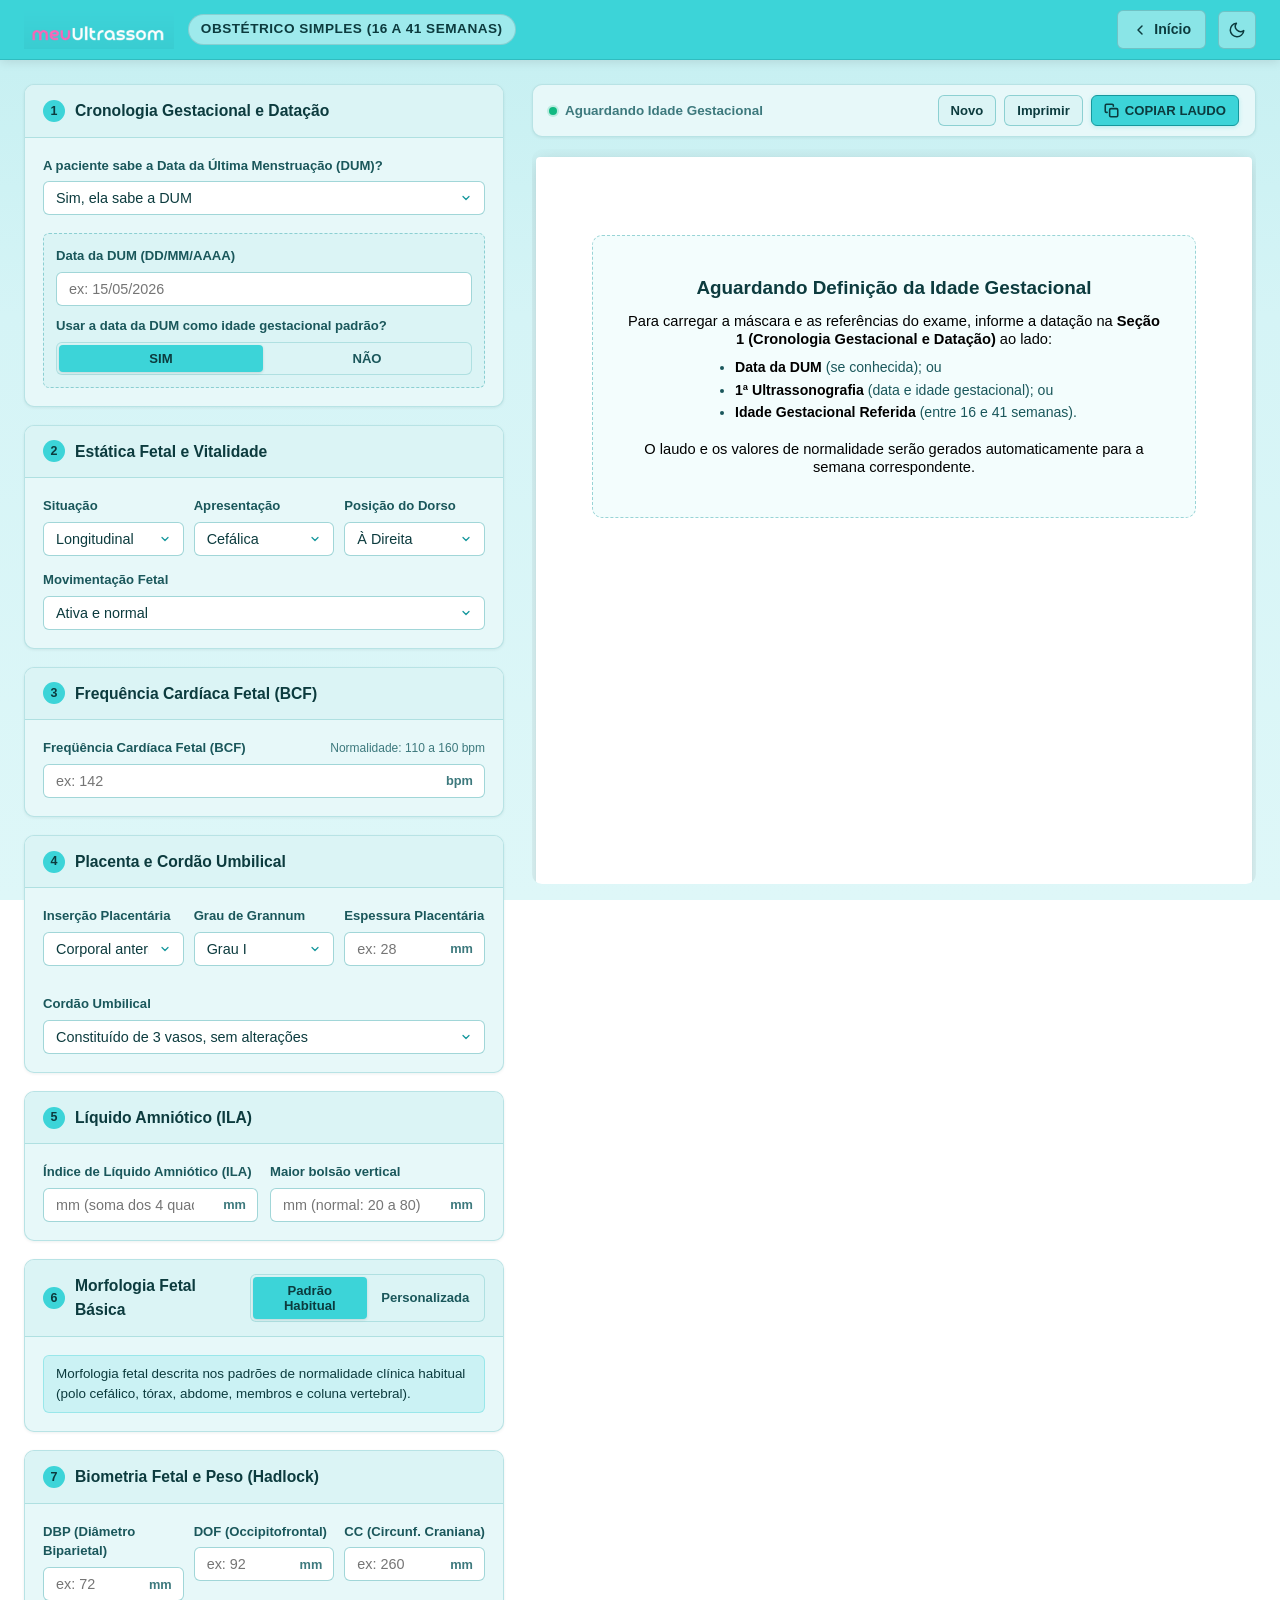
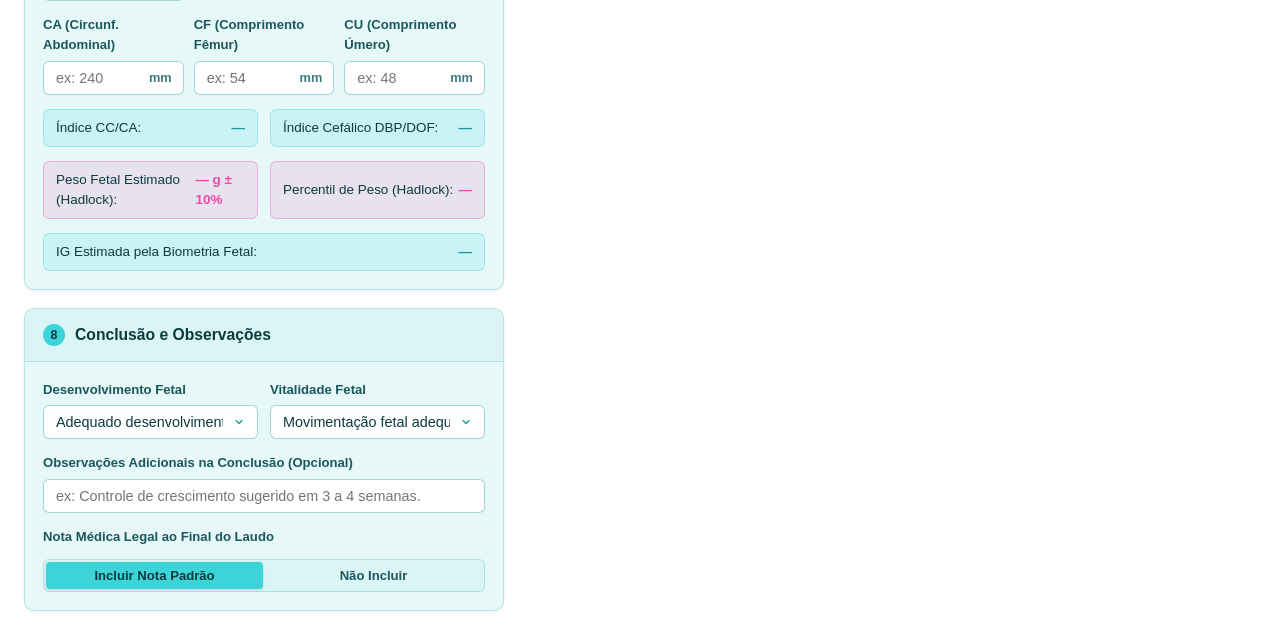
<file: laudo_simples.html>
<!DOCTYPE html>
<html lang="pt-BR">
<head>
  <meta charset="UTF-8">
  <meta name="viewport" content="width=device-width, initial-scale=1.0">
  <title>meuultrassom — Obstétrico Simples (16 a 41 semanas)</title>
  <link rel="stylesheet" href="css/laudo-simples.css">
</head>
<body>

  <!-- CABEÇALHO -->
  <header class="app-header">
    <div class="header-container">
      <div class="header-brand">
        <a href="index.html" title="meuultrassom">
          <img src="assets/logo.png" alt="meuultrassom" class="header-logo">
        </a>
        <span class="header-module-badge">Obstétrico Simples (16 a 41 semanas)</span>
      </div>

      <div class="header-actions">
        <a href="index.html" class="btn-header-back" title="Voltar à Seleção de Exames">
          <svg width="16" height="16" viewBox="0 0 24 24" fill="none" stroke="currentColor" stroke-width="2.2" stroke-linecap="round" stroke-linejoin="round">
            <polyline points="15 18 9 12 15 6"></polyline>
          </svg>
          <span>Início</span>
        </a>

        <button type="button" class="theme-toggle-btn" id="themeToggleBtn" aria-label="Alternar tema" title="Alternar entre tema claro e escuro">
          <svg id="themeIconSun" width="18" height="18" viewBox="0 0 24 24" fill="none" stroke="currentColor" stroke-width="2" stroke-linecap="round" stroke-linejoin="round" style="display:none;">
            <circle cx="12" cy="12" r="5"></circle>
            <line x1="12" y1="12" x2="12" y2="3"></line>
            <line x1="12" y1="21" x2="12" y2="23"></line>
            <line x1="4.22" y1="4.22" x2="5.64" y2="5.64"></line>
            <line x1="18.36" y1="18.36" x2="19.78" y2="19.78"></line>
            <line x1="1" y1="12" x2="3" y2="12"></line>
            <line x1="21" y1="12" x2="23" y2="12"></line>
            <line x1="4.22" y1="19.78" x2="5.64" y2="18.36"></line>
            <line x1="18.36" y1="5.64" x2="19.78" y2="4.22"></line>
          </svg>
          <svg id="themeIconMoon" width="18" height="18" viewBox="0 0 24 24" fill="none" stroke="currentColor" stroke-width="2" stroke-linecap="round" stroke-linejoin="round">
            <path d="M21 12.79A9 9 0 1 1 11.21 3 7 7 0 0 0 21 12.79z"></path>
          </svg>
        </button>
      </div>
    </div>
  </header>

  <!-- CONTEÚDO PRINCIPAL (SPLIT SCREEN: FORMULÁRIO + LAUDO) -->
  <main class="main-wrapper">

    <!-- COLUNA ESQUERDA: FORMULÁRIO COMPLETO -->
    <div class="form-column">

      <!-- 1. CRONOLOGIA GESTACIONAL E DATAÇÃO -->
      <section class="form-card" id="cardCronologia">
        <div class="card-header">
          <h2 class="card-title">
            <span class="card-number">1</span>
            <span>Cronologia Gestacional e Datação</span>
          </h2>
        </div>
        <div class="card-body">
          <div class="form-group">
            <label class="form-label" for="selDumStatus">A paciente sabe a Data da Última Menstruação (DUM)?</label>
            <select id="selDumStatus" class="form-select">
              <option value="sim" selected>Sim, ela sabe a DUM</option>
              <option value="incerta">DUM incerta / desconhecida</option>
              <option value="nao">Não informada (Opcional)</option>
            </select>
          </div>

          <!-- Bloco DUM (visível quando paciente sabe a DUM) -->
          <div id="containerDum" class="conditional-panel" style="display: block;">
            <div class="form-group" id="groupDumData">
              <label class="form-label" for="inputDum">Data da DUM (DD/MM/AAAA)</label>
              <input type="text" id="inputDum" class="form-control" maxlength="10" placeholder="ex: 15/05/2026">
            </div>

            <div id="dumFeedbackBox" class="calc-badge" style="display: none; margin-top: 8px;">
              <span>Idade Gestacional pela DUM:</span>
              <strong id="dumIgDisplay">—</strong>
            </div>

            <!-- Pergunta se deseja usar DUM como padrão -->
            <div class="form-group" id="groupDumPadrao" style="margin-top: 10px;">
              <label class="form-label">Usar a data da DUM como idade gestacional padrão?</label>
              <div class="segmented-btn-group">
                <button type="button" class="segmented-btn active" id="btnDumPadraoSim">SIM</button>
                <button type="button" class="segmented-btn" id="btnDumPadraoNao">NÃO</button>
              </div>
            </div>
          </div>

          <!-- Bloco Datação Alternativa (quando DUM não é usada como referência padrão) -->
          <div id="containerDatacaoAlternativa" class="conditional-panel" style="display: none; margin-top: 8px;">
            <div class="form-group" style="margin-bottom: 10px;">
              <label class="form-label">Selecione o Método Alternativo de Datação:</label>
              <div class="segmented-btn-group">
                <button type="button" class="segmented-btn active" id="btnMetodoPrimeiraUsg">Primeira Ultrassonografia</button>
                <button type="button" class="segmented-btn" id="btnMetodoReferida">IG Referida</button>
              </div>
            </div>

            <!-- Opção A: Idade gestacional pela primeira ultrassonografia -->
            <div id="panelPrimeiraUsg" style="display: block;">
              <div class="grid-2">
                <div class="form-group">
                  <label class="form-label" for="inputPrimeiraUsgData">Data da 1ª Ultrassonografia</label>
                  <input type="text" id="inputPrimeiraUsgData" class="form-control" maxlength="10" placeholder="DD/MM/AAAA">
                </div>
                <div class="form-group">
                  <label class="form-label">IG naquele exame</label>
                  <div class="grid-2">
                    <div class="input-with-unit">
                      <input type="number" id="inputPrimeiraUsgSem" class="form-control" placeholder="Sem" min="4" max="40">
                      <span class="input-unit">sem</span>
                    </div>
                    <div class="input-with-unit">
                      <input type="number" id="inputPrimeiraUsgDias" class="form-control" placeholder="0" min="0" max="6">
                      <span class="input-unit">dias</span>
                    </div>
                  </div>
                </div>
              </div>

              <div id="primeiraUsgFeedbackBox" class="calc-badge" style="display: none; margin-top: 8px;">
                <span>IG Corrigida pela 1ª USG:</span>
                <strong id="primeiraUsgIgDisplay">—</strong>
              </div>
            </div>

            <!-- Opção B: Idade gestacional referida -->
            <div id="panelIgReferida" style="display: none;">
              <div class="form-group">
                <label class="form-label">Idade Gestacional Referida</label>
                <div class="grid-2">
                  <div class="input-with-unit">
                    <input type="number" id="inputIgReferidaSem" class="form-control" min="16" max="41" placeholder="16 a 41">
                    <span class="input-unit">sem</span>
                  </div>
                  <div class="input-with-unit">
                    <input type="number" id="inputIgReferidaDias" class="form-control" min="0" max="6" placeholder="0">
                    <span class="input-unit">dias</span>
                  </div>
                </div>
              </div>
            </div>
          </div>

          <!-- Destaque da Idade Gestacional de Referência Vigente do Exame -->
          <div id="badgeIgDestaque" class="calc-badge highlight" style="display: none; margin-top: 6px;">
            <span>Idade Gestacional de Referência:</span>
            <strong id="displayIgVigente">—</strong>
          </div>
        </div>
      </section>

      <!-- 2. ESTÁTICA FETAL E VITALIDADE (GESTATAÇÃO ÚNICA EXCLUSIVA) -->
      <section class="form-card" id="cardEstatica">
        <div class="card-header">
          <h2 class="card-title">
            <span class="card-number">2</span>
            <span>Estática Fetal e Vitalidade</span>
          </h2>
        </div>
        <div class="card-body">
          <div class="grid-3">
            <div class="form-group">
              <label class="form-label" for="selSituacao">Situação</label>
              <select id="selSituacao" class="form-select">
                <option value="longitudinal" selected>Longitudinal</option>
                <option value="transversa">Transversa</option>
                <option value="obliqua">Oblíqua</option>
              </select>
            </div>

            <div class="form-group">
              <label class="form-label" for="selApresentacao">Apresentação</label>
              <select id="selApresentacao" class="form-select">
                <option value="cefalica" selected>Cefálica</option>
                <option value="pelvica">Pélvica</option>
                <option value="cormica">Córmica</option>
              </select>
            </div>

            <div class="form-group">
              <label class="form-label" for="selDorso">Posição do Dorso</label>
              <select id="selDorso" class="form-select">
                <option value="direita" selected>À Direita</option>
                <option value="esquerda">À Esquerda</option>
                <option value="anterior">Anterior</option>
                <option value="posterior">Posterior</option>
              </select>
            </div>
          </div>

          <div class="form-group">
            <label class="form-label" for="selMovimentacao">Movimentação Fetal</label>
            <select id="selMovimentacao" class="form-select">
              <option value="ativa_normal" selected>Ativa e normal</option>
              <option value="presente_diminuida">Presente, porém diminuída</option>
              <option value="ausente">Não visibilizada</option>
            </select>
          </div>
        </div>
      </section>

      <!-- 3. FREQUÊNCIA CARDÍACA FETAL (BCF) -->
      <section class="form-card" id="cardBcf">
        <div class="card-header">
          <h2 class="card-title">
            <span class="card-number">3</span>
            <span>Frequência Cardíaca Fetal (BCF)</span>
          </h2>
        </div>
        <div class="card-body">
          <div class="form-group">
            <label class="form-label" for="inputFcf">
              <span>Freqüência Cardíaca Fetal (BCF)</span>
              <span class="form-label-help">Normalidade: 110 a 160 bpm</span>
            </label>
            <div class="input-with-unit">
              <input type="number" id="inputFcf" class="form-control" placeholder="ex: 142" min="60" max="220">
              <span class="input-unit">bpm</span>
            </div>
          </div>
        </div>
      </section>

      <!-- 4. PLACENTA E CORDÃO UMBILICAL -->
      <section class="form-card" id="cardPlacenta">
        <div class="card-header">
          <h2 class="card-title">
            <span class="card-number">4</span>
            <span>Placenta e Cordão Umbilical</span>
          </h2>
        </div>
        <div class="card-body">
          <div class="grid-3">
            <div class="form-group">
              <label class="form-label" for="selPlacentaInsercao">Inserção Placentária</label>
              <select id="selPlacentaInsercao" class="form-select">
                <option value="corporal anterior" selected>Corporal anterior</option>
                <option value="corporal posterior">Corporal posterior</option>
                <option value="corporal lateral direita">Corporal lateral direita</option>
                <option value="corporal lateral esquerda">Corporal lateral esquerda</option>
                <option value="fúndica">Fúndica</option>
                <option value="baixa, não prévia">Baixa, não prévia</option>
                <option value="prévia total">Prévia total</option>
                <option value="prévia parcial">Prévia parcial</option>
                <option value="marginal">Marginal</option>
              </select>
            </div>

            <div class="form-group">
              <label class="form-label" for="selPlacentaGrau">Grau de Grannum</label>
              <select id="selPlacentaGrau" class="form-select">
                <option value="0">Grau 0</option>
                <option value="I" selected>Grau I</option>
                <option value="II">Grau II</option>
                <option value="III">Grau III</option>
              </select>
            </div>

            <div class="form-group">
              <label class="form-label" for="inputPlacentaEspessura">Espessura Placentária</label>
              <div class="input-with-unit">
                <input type="number" id="inputPlacentaEspessura" class="form-control" placeholder="ex: 28" min="5" max="80">
                <span class="input-unit">mm</span>
              </div>
            </div>
          </div>

          <div class="form-group" style="margin-top: 14px; margin-bottom: 0;">
            <label class="form-label" for="selCordao">Cordão Umbilical</label>
            <select id="selCordao" class="form-select">
              <option value="tres_vasos" selected>Constituído de 3 vasos, sem alterações</option>
              <option value="arteria_unica">Artéria umbilical única (2 vasos)</option>
              <option value="circular">Circular cervical de cordão umbilical</option>
            </select>
          </div>
        </div>
      </section>

      <!-- 5. LÍQUIDO AMNIÓTICO (ILA) -->
      <section class="form-card" id="cardLiquido">
        <div class="card-header">
          <h2 class="card-title">
            <span class="card-number">5</span>
            <span>Líquido Amniótico (ILA)</span>
          </h2>
        </div>
        <div class="card-body">
          <!-- Apenas dois campos mantidos -->
          <div class="grid-2">
            <div class="form-group" id="groupIla">
              <label class="form-label" for="inputIla">Índice de Líquido Amniótico (ILA)</label>
              <div class="input-with-unit">
                <input type="number" id="inputIla" class="form-control" placeholder="mm (soma dos 4 quadrantes)" min="0" max="400">
                <span class="input-unit">mm</span>
              </div>
            </div>

            <div class="form-group">
              <label class="form-label" for="inputMaiorBolsao">Maior bolsão vertical</label>
              <div class="input-with-unit">
                <input type="number" id="inputMaiorBolsao" class="form-control" placeholder="mm (normal: 20 a 80)" min="0" max="180">
                <span class="input-unit">mm</span>
              </div>
            </div>
          </div>

          <!-- Mensagem informativa da Referência Automática do ILA (oculta até que a datação seja informada) -->
          <div class="ila-reference-badge" id="ilaRefDisplay" style="display: none;">
            <strong>Referência do ILA:</strong> <span id="ilaRefTexto">Calculando...</span>
          </div>

          <!-- Indicador discreto de normalidade -->
          <div id="ilaFeedbackNormal" class="calc-badge alert-success" style="display: none;">
            <span>✓ Líquido amniótico dentro dos parâmetros de referência para esta idade gestacional.</span>
          </div>

          <!-- Alerta visual informando valor fora da referência -->
          <div id="ilaFeedbackAlerta" class="calc-badge alert-warning" style="display: none;">
            <span id="ilaAlertaTexto">⚠ Atenção: valor do ILA fora do intervalo de referência.</span>
          </div>

          <!-- Opções de classificação disponibilizadas quando houver alteração (ou sob demanda) -->
          <div id="panelIlaClassificacao" class="conditional-panel" style="display: none; margin-top: 6px;">
            <div class="form-group">
              <label class="form-label" for="selIlaClassificacao">Classificação Descritiva para o Laudo e Conclusão:</label>
              <select id="selIlaClassificacao" class="form-select">
                <option value="normal">Volume de líquido amniótico normal para a idade gestacional</option>
                <option value="diminuido">Volume no limite inferior da normalidade para a idade gestacional</option>
                <option value="oligoidramnio">Volume acentuadamente diminuído (oligoidrâmnio)</option>
                <option value="aumentado">Volume no limite superior da normalidade para a idade gestacional</option>
                <option value="polidramnio">Volume acentuadamente aumentado (polidrâmnio)</option>
              </select>
            </div>
          </div>
        </div>
      </section>

      <!-- 6. MORFOLOGIA FETAL -->
      <section class="form-card" id="cardMorfologia">
        <div class="card-header">
          <h2 class="card-title">
            <span class="card-number">6</span>
            <span>Morfologia Fetal Básica</span>
          </h2>
          <div class="segmented-btn-group" style="width: auto;">
            <button type="button" class="segmented-btn active" id="btnMorfoPadrao">Padrão Habitual</button>
            <button type="button" class="segmented-btn" id="btnMorfoPersonalizada">Personalizada</button>
          </div>
        </div>
        <div class="card-body">
          <div id="morfoPadraoInfo" class="calc-badge">
            <span>Morfologia fetal descrita nos padrões de normalidade clínica habitual (polo cefálico, tórax, abdome, membros e coluna vertebral).</span>
          </div>

          <div id="morfoPersonalizadaPanel" class="conditional-panel" style="display: none;">
            <div class="form-group">
              <label class="form-label" for="inputMorfoObs">Observações ou Alterações Morfológicas</label>
              <textarea id="inputMorfoObs" class="form-control" rows="3" placeholder="Descreva aqui eventuais particularidades ou variações anatômicas..."></textarea>
            </div>
          </div>
        </div>
      </section>

      <!-- 7. BIOMETRIA FETAL E ESTIMATIVA DE PESO (HADLOCK) -->
      <section class="form-card" id="cardBiometria">
        <div class="card-header">
          <h2 class="card-title">
            <span class="card-number">7</span>
            <span>Biometria Fetal e Peso (Hadlock)</span>
          </h2>
        </div>
        <div class="card-body">
          <div class="grid-3">
            <div class="form-group">
              <label class="form-label" for="inputDbp">DBP (Diâmetro Biparietal)</label>
              <div class="input-with-unit">
                <input type="number" id="inputDbp" class="form-control" placeholder="ex: 72" min="10" max="120" step="0.1">
                <span class="input-unit">mm</span>
              </div>
            </div>

            <div class="form-group">
              <label class="form-label" for="inputDof">DOF (Occipitofrontal)</label>
              <div class="input-with-unit">
                <input type="number" id="inputDof" class="form-control" placeholder="ex: 92" min="15" max="150" step="0.1">
                <span class="input-unit">mm</span>
              </div>
            </div>

            <div class="form-group">
              <label class="form-label" for="inputCc">CC (Circunf. Craniana)</label>
              <div class="input-with-unit">
                <input type="number" id="inputCc" class="form-control" placeholder="ex: 260" min="50" max="400" step="0.1">
                <span class="input-unit">mm</span>
              </div>
            </div>
          </div>

          <div class="grid-3">
            <div class="form-group">
              <label class="form-label" for="inputCa">CA (Circunf. Abdominal)</label>
              <div class="input-with-unit">
                <input type="number" id="inputCa" class="form-control" placeholder="ex: 240" min="50" max="420" step="0.1">
                <span class="input-unit">mm</span>
              </div>
            </div>

            <div class="form-group">
              <label class="form-label" for="inputCf">CF (Comprimento Fêmur)</label>
              <div class="input-with-unit">
                <input type="number" id="inputCf" class="form-control" placeholder="ex: 54" min="10" max="95" step="0.1">
                <span class="input-unit">mm</span>
              </div>
            </div>

            <div class="form-group">
              <label class="form-label" for="inputCu">CU (Comprimento Úmero)</label>
              <div class="input-with-unit">
                <input type="number" id="inputCu" class="form-control" placeholder="ex: 48" min="10" max="85" step="0.1">
                <span class="input-unit">mm</span>
              </div>
            </div>
          </div>

          <!-- Índices e Cálculos Biométricos em Tempo Real -->
          <div class="grid-2">
            <div class="calc-badge">
              <span>Índice CC/CA:</span>
              <strong id="displayCcCa">—</strong>
            </div>

            <div class="calc-badge">
              <span>Índice Cefálico DBP/DOF:</span>
              <strong id="displayDbfDof">—</strong>
            </div>
          </div>

          <div class="grid-2">
            <div class="calc-badge highlight">
              <span>Peso Fetal Estimado (Hadlock):</span>
              <strong id="displayPesoFetal">— g ± 10%</strong>
            </div>

            <div class="calc-badge highlight">
              <span>Percentil de Peso (Hadlock):</span>
              <strong id="displayPercentilPeso">—</strong>
            </div>
          </div>

          <div class="calc-badge">
            <span>IG Estimada pela Biometria Fetal:</span>
            <strong id="displayIgBiometria">—</strong>
          </div>
        </div>
      </section>

      <!-- 8. CONCLUSÃO E OBSERVAÇÕES -->
      <section class="form-card" id="cardConclusao">
        <div class="card-header">
          <h2 class="card-title">
            <span class="card-number">8</span>
            <span>Conclusão e Observações</span>
          </h2>
        </div>
        <div class="card-body">
          <div class="grid-2">
            <div class="form-group">
              <label class="form-label" for="selConclusaoCrescimento">Desenvolvimento Fetal</label>
              <select id="selConclusaoCrescimento" class="form-select">
                <option value="adequado" selected>Adequado desenvolvimento fetal</option>
                <option value="restricao">Restrição de crescimento intrauterino (RCIU)</option>
                <option value="macrossomia">Compatível com macrossomia fetal</option>
                <option value="pigm">Feto pequeno para a idade gestacional (PIG)</option>
                <option value="gigm">Feto grande para a idade gestacional (GIG)</option>
              </select>
            </div>

            <div class="form-group">
              <label class="form-label" for="selConclusaoVitalidade">Vitalidade Fetal</label>
              <select id="selConclusaoVitalidade" class="form-select">
                <option value="adequada" selected>Movimentação fetal adequada</option>
                <option value="reduzida">Movimentação fetal reduzida</option>
              </select>
            </div>
          </div>

          <div class="form-group">
            <label class="form-label" for="inputConclusaoObs">Observações Adicionais na Conclusão (Opcional)</label>
            <input type="text" id="inputConclusaoObs" class="form-control" placeholder="ex: Controle de crescimento sugerido em 3 a 4 semanas.">
          </div>

          <div class="form-group">
            <label class="form-label" style="margin-bottom: 6px;">Nota Médica Legal ao Final do Laudo</label>
            <div class="segmented-btn-group">
              <button type="button" class="segmented-btn active" id="btnNotaFinalSim">Incluir Nota Padrão</button>
              <button type="button" class="segmented-btn" id="btnNotaFinalNao">Não Incluir</button>
            </div>
          </div>
        </div>
      </section>

    </div>

    <!-- COLUNA DIREITA: VISUALIZAÇÃO DO LAUDO (SIMULAÇÃO A4) -->
    <div class="report-column">
      
      <!-- BARRA DE FERRAMENTAS DO LAUDO -->
      <div class="report-toolbar">
        <div class="toolbar-status">
          <span class="badge-status-dot"></span>
          <span id="laudoStatusText">Laudo Dinâmico Sincronizado</span>
          <span id="manualEditBadge" class="manual-edit-indicator" style="display:none;">Edição Manual</span>
        </div>

        <div class="toolbar-actions">
          <button type="button" class="btn-report-tool btn-secondary-tool" id="btnRestaurarLaudo" title="Restaurar texto automático a partir do formulário" style="display:none;">
            Restaurar
          </button>
          <button type="button" class="btn-report-tool btn-secondary-tool" id="btnNovoExame" title="Limpar formulário e iniciar novo exame">
            Novo
          </button>
          <button type="button" class="btn-report-tool btn-secondary-tool" id="btnImprimir" title="Imprimir laudo ou salvar como PDF">
            Imprimir
          </button>
          <button type="button" class="btn-report-tool btn-copy" id="btnCopiarLaudo" title="Copiar laudo com formatação rica para o Word">
            <svg width="15" height="15" viewBox="0 0 24 24" fill="none" stroke="currentColor" stroke-width="2.5" stroke-linecap="round" stroke-linejoin="round">
              <rect x="9" y="9" width="13" height="13" rx="2" ry="2"></rect>
              <path d="M5 15H4a2 2 0 0 1-2-2V4a2 2 0 0 1 2-2h9a2 2 0 0 1 2 2v1"></path>
            </svg>
            <span>COPIAR LAUDO</span>
          </button>
        </div>
      </div>

      <!-- FOLHA DE LAUDO (SIMULAÇÃO A4 DA CLÍNICA) -->
      <div class="report-paper-container">
        <div id="reportPaper" class="report-paper" contenteditable="true" spellcheck="false">
          <!-- Conteúdo gerado dinamicamente com fidelidade aos modelos Word de 16 a 41 semanas -->
        </div>
      </div>
    </div>

  </main>

  <!-- MODAL DE CONFIRMAÇÃO DE NOVO EXAME -->
  <div id="modalNovoExame" class="modal-overlay">
    <div class="modal-dialog">
      <div class="modal-dialog-header">
        <h3 class="modal-dialog-title">Iniciar Novo Exame?</h3>
      </div>
      <div class="modal-dialog-body">
        Todos os dados preenchidos e eventuais edições no laudo serão resetados para o padrão. Deseja continuar?
      </div>
      <div class="modal-dialog-footer">
        <button type="button" class="btn-modal-cancel" id="btnModalCancel">Cancelar</button>
        <button type="button" class="btn-modal-danger" id="btnModalConfirm">Iniciar Novo Exame</button>
      </div>
    </div>
  </div>

  <!-- TOAST DE NOTIFICAÇÃO -->
  <div id="toastNotice" class="toast-notice">
    <svg width="18" height="18" viewBox="0 0 24 24" fill="none" stroke="currentColor" stroke-width="2.5" stroke-linecap="round" stroke-linejoin="round">
      <path d="M22 11.08V12a10 10 0 1 1-5.93-9.14"></path>
      <polyline points="22 4 12 14.01 9 11.01"></polyline>
    </svg>
    <span id="toastMessage">Laudo copiado com formatação rica para o Word!</span>
  </div>

  <!-- SCRIPT MODULAR DO NOVO MÓDULO (INDEPENDENTE) -->
  <script src="js/laudo-simples.js"></script>
</body>
</html>
</file>
<file: css/style.css>
/* ==========================================================================
   MEUULTRASSOM — SISTEMA DE LAUDOS ESTRUTURADOS DE ULTRASSONOGRAFIA
   Folha de Estilos Principal (Refinamento Visual da Etapa 1)
   ========================================================================== */

/* --------------------------------------------------------------------------
   1. VARIÁVEIS DE TEMA E CORES DA IDENTIDADE VISUAL
   Cores baseadas na logo oficial:
   - Turquesa/Ciano Principal da logo: #3CD4D8
   - Rosa Secundário/Destaque: #EF48A8
   - Branco de Contraste: #FFFFFF
   -------------------------------------------------------------------------- */
:root {
  /* Cores da Identidade Oficial */
  --primary: #3CD4D8;
  --primary-hover: #2ec4c8;
  --primary-dark: #1ea3a7;
  --primary-rgb: 60, 212, 216;
  --primary-soft: rgba(60, 212, 216, 0.16);
  --primary-soft-hover: rgba(60, 212, 216, 0.26);
  
  --secondary: #EF48A8;
  --secondary-hover: #e03798;
  --secondary-dark: #be217b;
  --secondary-rgb: 239, 72, 168;
  --secondary-soft: rgba(239, 72, 168, 0.14);
  --secondary-soft-hover: rgba(239, 72, 168, 0.24);

  /* Tema Claro (Predominância Turquesa Imersiva e Sofisticada) */
  --bg-page: #d0f1f3;
  --bg-page-gradient: linear-gradient(180deg, #c4eff1 0%, #d5f4f6 35%, #def7f8 100%);
  --bg-header: #3CD4D8;
  --header-border: #30bcc0;
  
  --bg-card: #e7f8f9;
  --bg-card-hover: #f0fbfb;
  --bg-card-subtle: #dbf4f5;
  --bg-input: #ffffff;
  --bg-input-disabled: #e6f6f7;
  
  --border-subtle: #96e0e3;
  --border-medium: #74d8dc;
  --border-strong: #32bcc0;
  
  --text-main: #06383d;
  --text-secondary: #0c4d53;
  --text-muted: #186067;
  --text-light: #5f979c;
  
  --shadow-sm: 0 2px 6px rgba(18, 105, 110, 0.08);
  --shadow-md: 0 5px 16px rgba(18, 105, 110, 0.10);
  --shadow-lg: 0 10px 26px rgba(18, 105, 110, 0.14);
  --shadow-card-hover: 0 10px 24px rgba(22, 118, 122, 0.18);
  
  --radius-sm: 8px;
  --radius-md: 12px;
  --radius-lg: 16px;
  --radius-xl: 22px;
  
  --font-family: 'DM Sans', -apple-system, BlinkMacSystemFont, 'Segoe UI', Roboto, Helvetica, Arial, sans-serif;
  --transition: all 0.25s cubic-bezier(0.4, 0, 0.2, 1);
}

/* --------------------------------------------------------------------------
   2. TEMA ESCURO (DARK MODE PRESERVADO)
   -------------------------------------------------------------------------- */
body.dark-mode {
  --bg-page: #0b111e;
  --bg-page-gradient: none;
  --bg-header: #111a2e;
  --header-border: #1e2c47;
  
  --bg-card: #152037;
  --bg-card-hover: #192640;
  --bg-card-subtle: #1a2742;
  --bg-input: #0f172a;
  --bg-input-disabled: #141c2e;
  
  --border-subtle: #1e2c47;
  --border-medium: #2a3c5e;
  --border-strong: #3d5480;
  
  --text-main: #f8fafc;
  --text-secondary: #cbd5e1;
  --text-muted: #8ca0ba;
  --text-light: #64748b;
  
  --shadow-sm: 0 2px 4px rgba(0, 0, 0, 0.3);
  --shadow-md: 0 6px 18px rgba(0, 0, 0, 0.4);
  --shadow-lg: 0 12px 32px rgba(0, 0, 0, 0.55);
  --shadow-card-hover: 0 16px 36px rgba(60, 212, 216, 0.22);
}

/* --------------------------------------------------------------------------
   3. RESET & ESTILOS GERAIS
   -------------------------------------------------------------------------- */
*, *::before, *::after {
  box-sizing: border-box;
  margin: 0;
  padding: 0;
}

html {
  font-size: 16px;
  scroll-behavior: smooth;
}

body {
  font-family: var(--font-family);
  background-color: var(--bg-page);
  background-image: var(--bg-page-gradient);
  background-attachment: fixed;
  color: var(--text-main);
  min-height: 100vh;
  display: flex;
  flex-direction: column;
  line-height: 1.5;
  transition: background-color 0.3s ease, color 0.3s ease;
  -webkit-font-smoothing: antialiased;
  -moz-osx-font-smoothing: grayscale;
}

/* --------------------------------------------------------------------------
   4. CABEÇALHO ELEGANTE E COMPACTO (SOMENTE A LOGO)
   -------------------------------------------------------------------------- */
.app-header {
  position: sticky;
  top: 0;
  z-index: 100;
  background-color: var(--bg-header);
  border-bottom: 1px solid var(--header-border);
  box-shadow: 0 2px 10px rgba(18, 105, 110, 0.12);
  transition: background-color 0.3s ease, border-color 0.3s ease;
}

body.dark-mode .app-header {
  box-shadow: var(--shadow-sm);
}

.header-container {
  max-width: 1120px;
  margin: 0 auto;
  padding: 8px 24px;
  display: flex;
  align-items: center;
  justify-content: space-between;
  min-height: 58px;
}

.brand-wrapper {
  display: flex;
  align-items: center;
  text-decoration: none;
}

/* Exibição da logo oficial sem textos adicionais */
.header-logo {
  height: 42px;
  width: auto;
  object-fit: contain;
  display: block;
  border-radius: var(--radius-sm);
  transition: transform 0.2s ease;
}

.header-logo:hover {
  transform: scale(1.02);
}

.header-actions {
  display: flex;
  align-items: center;
  gap: 12px;
}

/* Indicador de Data Atual */
.header-date-badge {
  display: flex;
  align-items: center;
  gap: 6px;
  padding: 6px 12px;
  background-color: rgba(255, 255, 255, 0.55);
  color: #073d42;
  border: 1px solid rgba(255, 255, 255, 0.65);
  border-radius: 20px;
  font-size: 0.8rem;
  font-weight: 700;
  box-shadow: 0 1px 4px rgba(0, 0, 0, 0.05);
}

body.dark-mode .header-date-badge {
  background-color: var(--primary-soft);
  color: var(--primary);
  border-color: transparent;
  box-shadow: none;
}

.header-date-badge svg {
  width: 14px;
  height: 14px;
}

/* Botão discreto para alternar tema */
.theme-toggle-btn {
  background: rgba(255, 255, 255, 0.55);
  border: 1px solid rgba(255, 255, 255, 0.65);
  color: #073d42;
  border-radius: 50%;
  width: 38px;
  height: 38px;
  display: inline-flex;
  align-items: center;
  justify-content: center;
  cursor: pointer;
  transition: var(--transition);
  box-shadow: 0 1px 4px rgba(0, 0, 0, 0.05);
}

.theme-toggle-btn:hover {
  background-color: #ffffff;
  color: #052f33;
  transform: rotate(15deg);
  box-shadow: 0 2px 8px rgba(0, 0, 0, 0.1);
}

body.dark-mode .theme-toggle-btn {
  background: var(--bg-card);
  border-color: var(--border-subtle);
  color: var(--text-secondary);
}

body.dark-mode .theme-toggle-btn:hover {
  background-color: var(--primary-soft);
  color: var(--primary);
  border-color: var(--primary);
}

.theme-toggle-btn svg {
  width: 18px;
  height: 18px;
}

/* --------------------------------------------------------------------------
   5. LAYOUT PRINCIPAL E FRASE DISCRETA
   -------------------------------------------------------------------------- */
.main-wrapper {
  flex: 1;
  max-width: 1040px;
  width: 100%;
  margin: 0 auto;
  padding: 24px 20px 50px;
}

/* Frase simples e discreta solicitada acima dos três cards */
.modalidade-prompt {
  text-align: center;
  margin-bottom: 18px;
}

.modalidade-prompt-text {
  font-size: 1.15rem;
  font-weight: 700;
  color: var(--text-main);
  letter-spacing: -0.2px;
}

body.dark-mode .modalidade-prompt-text {
  color: #f1f5f9;
}

/* --------------------------------------------------------------------------
   6. SEÇÃO: SELEÇÃO DO TIPO DE EXAME (3 CARDS REFINADOS)
   -------------------------------------------------------------------------- */
.section-block {
  margin-bottom: 24px;
}

.section-header {
  display: flex;
  align-items: center;
  justify-content: space-between;
  margin-bottom: 12px;
}

.section-title {
  font-size: 1.1rem;
  font-weight: 700;
  color: var(--text-main);
  display: flex;
  align-items: center;
  gap: 10px;
}

.section-indicator {
  display: inline-block;
  width: 4px;
  height: 18px;
  background: linear-gradient(to bottom, var(--primary), var(--secondary));
  border-radius: 2px;
}

.section-hint {
  font-size: 0.82rem;
  color: var(--text-muted);
  font-weight: 500;
}

/* Grid dos 3 Cards */
.exam-cards-grid {
  display: grid;
  grid-template-columns: repeat(3, 1fr);
  gap: 18px;
}

.exam-card {
  position: relative;
  background-color: var(--bg-card);
  border: 1.5px solid var(--border-subtle);
  border-radius: var(--radius-lg);
  padding: 20px 18px;
  cursor: pointer;
  display: flex;
  flex-direction: column;
  align-items: center;
  text-align: center;
  transition: var(--transition);
  box-shadow: var(--shadow-sm);
  outline: none;
  user-select: none;
}

.exam-card:hover {
  transform: translateY(-3px);
  border-color: var(--primary-hover);
  background-color: var(--bg-card-hover);
  box-shadow: var(--shadow-card-hover);
}

.exam-card:focus-visible {
  outline: 2px solid var(--primary-dark);
  outline-offset: 2px;
}

/* Card Selecionado */
.exam-card.selected {
  border-color: #179ea3;
  border-width: 2px;
  background: linear-gradient(180deg, #bfecee 0%, #daf4f5 100%);
  box-shadow: 0 8px 22px rgba(22, 118, 122, 0.22);
}

body.dark-mode .exam-card {
  background-color: var(--bg-card);
  border-color: var(--border-subtle);
}

body.dark-mode .exam-card:hover {
  background-color: var(--bg-card-hover);
  border-color: var(--primary);
}

body.dark-mode .exam-card.selected {
  border-color: var(--primary);
  background: linear-gradient(180deg, rgba(60, 212, 216, 0.16) 0%, var(--bg-card) 65%);
  box-shadow: 0 8px 24px rgba(60, 212, 216, 0.25);
}

/* Indicador de Seleção (Checkmark no canto) */
.card-check-badge {
  position: absolute;
  top: 10px;
  right: 10px;
  width: 22px;
  height: 22px;
  border-radius: 50%;
  border: 1.5px solid var(--border-medium);
  background-color: rgba(255, 255, 255, 0.7);
  display: flex;
  align-items: center;
  justify-content: center;
  color: transparent;
  transition: var(--transition);
}

body.dark-mode .card-check-badge {
  background-color: var(--bg-card);
  border-color: var(--border-medium);
}

.exam-card.selected .card-check-badge {
  border-color: #16989d;
  background-color: #16989d;
  color: #ffffff;
  box-shadow: 0 2px 6px rgba(22, 152, 157, 0.35);
}

body.dark-mode .exam-card.selected .card-check-badge {
  border-color: var(--primary);
  background-color: var(--primary);
  color: #0b111e;
  box-shadow: 0 2px 8px rgba(60, 212, 216, 0.4);
}

.card-check-badge svg {
  width: 13px;
  height: 13px;
}

/* Ícone do Card */
.exam-icon-wrapper {
  width: 60px;
  height: 60px;
  border-radius: 50%;
  display: flex;
  align-items: center;
  justify-content: center;
  margin-bottom: 12px;
  transition: var(--transition);
  position: relative;
}

/* Cores específicas de ícone para cada exame */
.exam-card[data-exam="inicial"] .exam-icon-wrapper {
  background-color: rgba(239, 72, 168, 0.14);
  color: #d92d91;
}

.exam-card[data-exam="simples"] .exam-icon-wrapper {
  background-color: rgba(28, 158, 162, 0.18);
  color: #0b5e65;
}

.exam-card[data-exam="doppler"] .exam-icon-wrapper {
  background: linear-gradient(135deg, rgba(60, 212, 216, 0.32), rgba(239, 72, 168, 0.22));
  color: #c02681;
}

body.dark-mode .exam-card[data-exam="inicial"] .exam-icon-wrapper {
  background-color: rgba(239, 72, 168, 0.12);
  color: var(--secondary);
}

body.dark-mode .exam-card[data-exam="simples"] .exam-icon-wrapper {
  background-color: rgba(60, 212, 216, 0.12);
  color: var(--primary);
}

body.dark-mode .exam-card[data-exam="doppler"] .exam-icon-wrapper {
  background: linear-gradient(135deg, rgba(60, 212, 216, 0.15), rgba(239, 72, 168, 0.15));
  color: var(--secondary);
}

.exam-card:hover .exam-icon-wrapper {
  transform: scale(1.06);
}

.exam-card.selected .exam-icon-wrapper {
  transform: scale(1.06);
}

/* Ícone com exame selecionado */
.exam-card[data-exam="inicial"].selected .exam-icon-wrapper {
  background-color: var(--secondary);
  color: #ffffff;
}

.exam-card[data-exam="simples"].selected .exam-icon-wrapper {
  background-color: #16989d;
  color: #ffffff;
}

body.dark-mode .exam-card[data-exam="simples"].selected .exam-icon-wrapper {
  background-color: var(--primary);
  color: #0b111e;
}

.exam-card[data-exam="doppler"].selected .exam-icon-wrapper {
  background: linear-gradient(135deg, #16989d 0%, var(--secondary) 100%);
  color: #ffffff;
}

body.dark-mode .exam-card[data-exam="doppler"].selected .exam-icon-wrapper {
  background: linear-gradient(135deg, var(--primary) 0%, var(--secondary) 100%);
  color: #ffffff;
}

.exam-icon-wrapper svg {
  width: 28px;
  height: 28px;
}

.exam-card-text {
  display: flex;
  flex-direction: column;
  align-items: center;
}

.exam-card-title {
  font-size: 1.05rem;
  font-weight: 700;
  color: var(--text-main);
  line-height: 1.25;
}

/* Badges dos Cards */
.exam-card-badge {
  display: inline-block;
  padding: 3px 9px;
  border-radius: 12px;
  font-size: 0.72rem;
  font-weight: 700;
  text-transform: uppercase;
  letter-spacing: 0.4px;
  margin-bottom: 6px;
  background-color: rgba(28, 158, 162, 0.16);
  color: #084c52;
  border: 1px solid rgba(28, 158, 162, 0.28);
}

.exam-card[data-exam="inicial"] .exam-card-badge {
  background-color: rgba(239, 72, 168, 0.14);
  color: #b01c74;
  border-color: rgba(239, 72, 168, 0.28);
}

body.dark-mode .exam-card-badge {
  background-color: var(--bg-card-subtle);
  color: var(--text-muted);
  border-color: var(--border-subtle);
}

.exam-card.selected .exam-card-badge {
  background-color: rgba(255, 255, 255, 0.75);
  color: #06383c;
  border-color: rgba(22, 152, 157, 0.4);
}

body.dark-mode .exam-card.selected .exam-card-badge {
  background-color: var(--primary-soft);
  color: var(--primary);
  border-color: var(--primary-soft);
}

/* --------------------------------------------------------------------------
   7. SEÇÃO: IDENTIFICAÇÃO DA IDADE GESTACIONAL (TURQUESA INTEGRADO)
   -------------------------------------------------------------------------- */
.dating-panel {
  background-color: var(--bg-card-subtle);
  border: 1.5px solid var(--border-subtle);
  border-radius: var(--radius-lg);
  padding: 24px 26px;
  box-shadow: var(--shadow-sm);
  transition: var(--transition);
}

body.dark-mode .dating-panel {
  background-color: var(--bg-card);
  border-color: var(--border-subtle);
}

/* Abas de Escolha do Método (PELA DUM / PELO PRIMEIRO ULTRASSOM) */
.method-tabs {
  display: flex;
  background-color: #bcebed;
  border: 1px solid #84dce0;
  border-radius: var(--radius-md);
  padding: 5px;
  gap: 6px;
  margin-bottom: 22px;
}

body.dark-mode .method-tabs {
  background-color: var(--bg-card-subtle);
  border-color: var(--border-subtle);
}

.method-tab-btn {
  flex: 1;
  padding: 10px 16px;
  border-radius: var(--radius-sm);
  border: none;
  background: transparent;
  color: #0c4e54;
  font-family: var(--font-family);
  font-size: 0.92rem;
  font-weight: 600;
  cursor: pointer;
  display: flex;
  align-items: center;
  justify-content: center;
  gap: 10px;
  transition: var(--transition);
}

.method-tab-btn svg {
  width: 18px;
  height: 18px;
  color: #196b73;
  transition: color 0.2s ease;
}

.method-tab-btn:hover {
  color: #052f33;
  background-color: rgba(255, 255, 255, 0.4);
}

.method-tab-btn.active {
  background-color: #ffffff;
  color: #06383c;
  font-weight: 700;
  box-shadow: 0 2px 8px rgba(18, 98, 102, 0.12);
  border: 1px solid #8fe0e3;
}

.method-tab-btn.active svg {
  color: #15989c;
}

body.dark-mode .method-tab-btn {
  color: var(--text-secondary);
}

body.dark-mode .method-tab-btn svg {
  color: var(--text-muted);
}

body.dark-mode .method-tab-btn:hover {
  color: var(--text-main);
  background-color: transparent;
}

body.dark-mode .method-tab-btn.active {
  background-color: var(--bg-card);
  color: var(--primary);
  border-color: var(--border-medium);
  box-shadow: var(--shadow-sm);
}

body.dark-mode .method-tab-btn.active svg {
  color: var(--primary);
}

/* Áreas de Formulário de cada método */
.method-view {
  display: none;
  animation: fadeIn 0.3s ease;
}

.method-view.active {
  display: block;
}

@keyframes fadeIn {
  from { opacity: 0; transform: translateY(4px); }
  to { opacity: 1; transform: translateY(0); }
}

/* Estilos de Campos e Inputs */
.form-group {
  margin-bottom: 14px;
}

.form-label {
  display: block;
  font-size: 0.88rem;
  font-weight: 700;
  color: var(--text-main);
  margin-bottom: 6px;
}

.form-label-required::after {
  content: ' *';
  color: var(--secondary);
}

.input-with-icon {
  position: relative;
  display: flex;
  align-items: center;
}

.input-icon-left {
  position: absolute;
  left: 14px;
  color: var(--text-muted);
  pointer-events: none;
  display: flex;
  align-items: center;
}

.input-icon-left svg {
  width: 18px;
  height: 18px;
}

.form-control {
  width: 100%;
  padding: 12px 14px 12px 42px;
  background-color: var(--bg-input);
  border: 1.5px solid var(--border-medium);
  border-radius: var(--radius-md);
  font-family: var(--font-family);
  font-size: 0.95rem;
  font-weight: 600;
  color: var(--text-main);
  transition: var(--transition);
  outline: none;
}

.form-control:hover {
  border-color: var(--primary-dark);
}

.form-control:focus {
  border-color: #16989d;
  box-shadow: 0 0 0 3px rgba(60, 212, 216, 0.35);
}

body.dark-mode .form-control:focus {
  border-color: var(--primary);
  box-shadow: 0 0 0 3px var(--primary-soft);
}

.form-control::placeholder {
  color: var(--text-light);
  font-weight: 400;
}

.form-control:disabled {
  background-color: var(--bg-input-disabled);
  color: var(--text-light);
  cursor: not-allowed;
  border-color: var(--border-subtle);
}

.form-helper-text {
  font-size: 0.78rem;
  color: var(--text-muted);
  margin-top: 6px;
  display: flex;
  align-items: center;
  gap: 6px;
}

/* Grid para os campos do 1º Ultrassom */
.usg-grid {
  display: grid;
  grid-template-columns: 1.4fr 1fr 1fr;
  gap: 16px;
  align-items: start;
}

.form-control-simple {
  width: 100%;
  padding: 12px 14px;
  background-color: var(--bg-input);
  border: 1.5px solid var(--border-medium);
  border-radius: var(--radius-md);
  font-family: var(--font-family);
  font-size: 0.95rem;
  font-weight: 600;
  color: var(--text-main);
  transition: var(--transition);
  outline: none;
}

.form-control-simple:hover {
  border-color: var(--primary-dark);
}

.form-control-simple:focus {
  border-color: #16989d;
  box-shadow: 0 0 0 3px rgba(60, 212, 216, 0.35);
}

body.dark-mode .form-control-simple:focus {
  border-color: var(--primary);
  box-shadow: 0 0 0 3px var(--primary-soft);
}

.form-control-simple:disabled {
  background-color: var(--bg-input-disabled);
  color: var(--text-light);
  cursor: not-allowed;
  border-color: var(--border-subtle);
}

/* --------------------------------------------------------------------------
   8. SEÇÃO: APRESENTAÇÃO DA IDADE GESTACIONAL (CARD DE DESTAQUE)
   -------------------------------------------------------------------------- */
.ig-result-card {
  margin-top: 22px;
  border-radius: var(--radius-md);
  padding: 18px 22px;
  background-color: #c2edf0;
  border: 1.5px dashed #6ed4d9;
  transition: var(--transition);
  display: flex;
  flex-direction: column;
  position: relative;
  overflow: hidden;
}

body.dark-mode .ig-result-card {
  background: linear-gradient(135deg, rgba(60, 212, 216, 0.08) 0%, rgba(239, 72, 168, 0.05) 100%);
  border: 1.5px dashed var(--border-medium);
}

.ig-result-card.has-result {
  border-style: solid;
  border-color: #1ba2a7;
  border-width: 2px;
  background: linear-gradient(135deg, #b2e8ec 0%, #c4f0f2 60%, #e2f7f8 100%);
  box-shadow: 0 6px 22px rgba(22, 125, 130, 0.18);
}

body.dark-mode .ig-result-card.has-result {
  border-color: var(--primary);
  background: linear-gradient(135deg, rgba(60, 212, 216, 0.14) 0%, rgba(239, 72, 168, 0.09) 100%);
  box-shadow: 0 4px 20px rgba(60, 212, 216, 0.2);
}

.ig-result-card.is-invalid {
  border-style: solid;
  border-color: #ef4444;
  background-color: rgba(239, 68, 68, 0.10);
}

.ig-result-header {
  display: flex;
  align-items: center;
  justify-content: space-between;
  margin-bottom: 6px;
}

.ig-result-label {
  font-size: 0.8rem;
  font-weight: 700;
  text-transform: uppercase;
  letter-spacing: 0.8px;
  color: #0d545b;
}

body.dark-mode .ig-result-label {
  color: var(--text-muted);
}

.ig-result-card.has-result .ig-result-label {
  color: #07474c;
}

body.dark-mode .ig-result-card.has-result .ig-result-label {
  color: var(--primary);
}

.ig-result-card.is-invalid .ig-result-label {
  color: #ef4444;
}

.ig-result-method-badge {
  font-size: 0.75rem;
  font-weight: 700;
  padding: 3px 10px;
  border-radius: 12px;
  background-color: #ffffff;
  color: #0a4c52;
  border: 1px solid #86dde0;
}

body.dark-mode .ig-result-method-badge {
  background-color: var(--bg-card);
  color: var(--text-secondary);
  border-color: var(--border-subtle);
}

.ig-display-body {
  display: flex;
  align-items: baseline;
  gap: 12px;
  flex-wrap: wrap;
}

/* Texto grande da IG */
.ig-main-value {
  font-size: 1.95rem;
  font-weight: 800;
  letter-spacing: -0.5px;
  color: #053438;
  line-height: 1.2;
}

body.dark-mode .ig-main-value {
  color: var(--text-main);
}

body.dark-mode .ig-result-card.has-result .ig-main-value {
  color: #ffffff;
}

.ig-empty-value {
  font-size: 1rem;
  font-weight: 500;
  color: #17656d;
  font-style: italic;
}

body.dark-mode .ig-empty-value {
  color: var(--text-muted);
}

.ig-error-value {
  font-size: 1.05rem;
  font-weight: 600;
  color: #dc2626;
}

/* Detalhes extras da IG (dias totais, DPP, trimestre) */
.ig-extra-details {
  display: flex;
  align-items: center;
  gap: 14px;
  margin-top: 10px;
  padding-top: 10px;
  border-top: 1px solid rgba(22, 118, 122, 0.18);
  flex-wrap: wrap;
}

body.dark-mode .ig-extra-details {
  border-top-color: rgba(255, 255, 255, 0.08);
}

.ig-detail-pill {
  font-size: 0.8rem;
  font-weight: 600;
  color: #09444a;
  display: inline-flex;
  align-items: center;
  gap: 5px;
  background-color: rgba(255, 255, 255, 0.55);
  padding: 3px 9px;
  border-radius: 12px;
  border: 1px solid #91e0e3;
}

body.dark-mode .ig-detail-pill {
  background-color: transparent;
  border: none;
  padding: 0;
  color: var(--text-secondary);
}

.ig-detail-pill strong {
  color: #042a2d;
}

body.dark-mode .ig-detail-pill strong {
  color: var(--text-main);
}

.ig-detail-pill svg {
  width: 14px;
  height: 14px;
  color: #16989d;
}

body.dark-mode .ig-detail-pill svg {
  color: var(--primary);
}

/* --------------------------------------------------------------------------
   9. BOTÃO PROSSEGUIR E AÇÕES FINAIS
   -------------------------------------------------------------------------- */
.action-container {
  margin-top: 28px;
  display: flex;
  flex-direction: column;
  align-items: center;
  gap: 12px;
}

/* Container do botão rápido (abaixo dos cards) */
.action-container-quick {
  margin-top: 20px;
  display: flex;
  flex-direction: column;
  align-items: center;
  gap: 8px;
}

/* Variante menor do botão para uso rápido */
.btn-proceed-quick {
  max-width: 320px !important;
  padding: 11px 28px !important;
  font-size: 0.95rem !important;
  box-shadow: 0 4px 14px rgba(14, 127, 131, 0.28) !important;
}

.btn-proceed {
  width: 100%;
  max-width: 440px;
  padding: 16px 32px;
  border-radius: var(--radius-md);
  border: none;
  background: linear-gradient(135deg, #169ca0 0%, #0e7f83 100%);
  color: #ffffff;
  font-family: var(--font-family);
  font-size: 1.12rem;
  font-weight: 700;
  letter-spacing: 0.5px;
  cursor: pointer;
  display: flex;
  align-items: center;
  justify-content: center;
  gap: 12px;
  box-shadow: 0 6px 22px rgba(14, 127, 131, 0.35);
  transition: var(--transition);
  position: relative;
  overflow: hidden;
}

body.dark-mode .btn-proceed {
  background: linear-gradient(135deg, var(--primary) 0%, #29c0c4 100%);
  color: #0b111e;
  box-shadow: 0 4px 18px rgba(60, 212, 216, 0.35);
}

.btn-proceed::after {
  content: '';
  position: absolute;
  top: 0; left: 0; right: 0; bottom: 0;
  background: linear-gradient(135deg, rgba(239, 72, 168, 0.28) 0%, transparent 100%);
  opacity: 0;
  transition: opacity 0.3s ease;
}

.btn-proceed:hover {
  transform: translateY(-2px);
  background: linear-gradient(135deg, #1caeb2 0%, #128e93 100%);
  box-shadow: 0 10px 28px rgba(14, 127, 131, 0.45);
}

body.dark-mode .btn-proceed:hover {
  background: linear-gradient(135deg, var(--primary) 0%, #29c0c4 100%);
  box-shadow: 0 8px 26px rgba(60, 212, 216, 0.45);
}

.btn-proceed:hover::after {
  opacity: 1;
}

.btn-proceed:active {
  transform: translateY(0);
}

.btn-proceed svg {
  width: 20px;
  height: 20px;
  transition: transform 0.2s ease;
}

.btn-proceed:hover svg {
  transform: translateX(4px);
}

.action-status-msg {
  font-size: 0.88rem;
  font-weight: 600;
  text-align: center;
  min-height: 22px;
  transition: var(--transition);
}

.action-status-msg.error {
  color: #dc2626;
}

.action-status-msg.warning {
  color: #d97706;
}

.action-status-msg.success {
  color: #059669;
}

/* --------------------------------------------------------------------------
   10. MODAL DE NAVEGAÇÃO E FEEDBACK (ESTRUTURA PARA PRÓXIMA ETAPA)
   -------------------------------------------------------------------------- */
.modal-overlay {
  position: fixed;
  top: 0;
  left: 0;
  width: 100%;
  height: 100%;
  background-color: rgba(6, 40, 44, 0.65);
  backdrop-filter: blur(4px);
  z-index: 1000;
  display: flex;
  align-items: center;
  justify-content: center;
  padding: 20px;
  opacity: 0;
  visibility: hidden;
  transition: opacity 0.25s ease, visibility 0.25s ease;
}

body.dark-mode .modal-overlay {
  background-color: rgba(11, 17, 30, 0.65);
}

.modal-overlay.active {
  opacity: 1;
  visibility: visible;
}

.modal-dialog {
  background-color: #e4f7f8;
  border: 1.5px solid #8fe0e3;
  border-radius: var(--radius-xl);
  max-width: 520px;
  width: 100%;
  box-shadow: var(--shadow-lg);
  overflow: hidden;
  transform: scale(0.95);
  transition: transform 0.25s cubic-bezier(0.34, 1.56, 0.64, 1);
}

body.dark-mode .modal-dialog {
  background-color: var(--bg-card);
  border-color: var(--border-subtle);
}

.modal-overlay.active .modal-dialog {
  transform: scale(1);
}

.modal-header {
  padding: 18px 24px 14px;
  border-bottom: 1px solid #94e0e4;
  display: flex;
  align-items: center;
  justify-content: space-between;
}

body.dark-mode .modal-header {
  border-bottom-color: var(--border-subtle);
}

.modal-header-title {
  font-size: 1.15rem;
  font-weight: 700;
  color: var(--text-main);
  display: flex;
  align-items: center;
  gap: 10px;
}

.modal-close-btn {
  background: none;
  border: none;
  color: var(--text-muted);
  cursor: pointer;
  padding: 4px;
  border-radius: 6px;
  display: flex;
  align-items: center;
  justify-content: center;
  transition: var(--transition);
}

.modal-close-btn:hover {
  background-color: rgba(255, 255, 255, 0.6);
  color: var(--text-main);
}

body.dark-mode .modal-close-btn:hover {
  background-color: var(--bg-card-subtle);
}

.modal-close-btn svg {
  width: 20px;
  height: 20px;
}

.modal-body {
  padding: 22px 24px;
}

.modal-icon-badge {
  width: 54px;
  height: 54px;
  border-radius: 50%;
  margin: 0 auto 14px;
  display: flex;
  align-items: center;
  justify-content: center;
}

.modal-icon-badge.info {
  background-color: rgba(22, 152, 157, 0.2);
  color: #0b5e65;
}

body.dark-mode .modal-icon-badge.info {
  background-color: rgba(60, 212, 216, 0.15);
  color: var(--primary);
}

.modal-icon-badge.warning {
  background-color: rgba(245, 158, 11, 0.18);
  color: #b45309;
}

body.dark-mode .modal-icon-badge.warning {
  background-color: rgba(245, 158, 11, 0.15);
  color: #f59e0b;
}

.modal-icon-badge.initial {
  background-color: rgba(239, 72, 168, 0.18);
  color: var(--secondary);
}

.modal-icon-badge svg {
  width: 28px;
  height: 28px;
}

.modal-summary-box {
  background-color: #d1f1f3;
  border: 1px solid #8de0e3;
  border-radius: var(--radius-md);
  padding: 16px;
  margin: 16px 0;
  display: flex;
  flex-direction: column;
  gap: 8px;
}

body.dark-mode .modal-summary-box {
  background-color: var(--bg-card-subtle);
  border-color: var(--border-subtle);
}

.summary-row {
  display: flex;
  justify-content: space-between;
  align-items: center;
  font-size: 0.88rem;
}

.summary-row-label {
  color: #12555b;
  font-weight: 600;
}

body.dark-mode .summary-row-label {
  color: var(--text-muted);
  font-weight: 500;
}

.summary-row-value {
  color: var(--text-main);
  font-weight: 700;
}

.modal-message {
  font-size: 0.95rem;
  color: var(--text-secondary);
  line-height: 1.5;
  text-align: center;
}

.modal-footer {
  padding: 16px 24px 18px;
  display: flex;
  gap: 12px;
  justify-content: flex-end;
  border-top: 1px solid #94e0e4;
  background-color: #d9f4f5;
}

body.dark-mode .modal-footer {
  border-top-color: var(--border-subtle);
  background-color: var(--bg-card-subtle);
}

.modal-btn {
  padding: 10px 20px;
  border-radius: var(--radius-sm);
  font-family: var(--font-family);
  font-size: 0.9rem;
  font-weight: 700;
  cursor: pointer;
  transition: var(--transition);
  border: 1px solid transparent;
}

.modal-btn-primary {
  background-color: #16989d;
  color: #ffffff;
}

.modal-btn-primary:hover {
  background-color: #128287;
}

body.dark-mode .modal-btn-primary {
  background-color: var(--primary);
  color: #0b111e;
}

body.dark-mode .modal-btn-primary:hover {
  background-color: var(--primary-hover);
}

.modal-btn-secondary {
  background-color: var(--bg-card);
  border: 1px solid var(--border-medium);
  color: var(--text-secondary);
}

.modal-btn-secondary:hover {
  background-color: rgba(22, 152, 157, 0.08);
  color: var(--text-main);
  border-color: var(--primary);
}

body.dark-mode .modal-btn-secondary {
  background-color: var(--bg-card);
  border-color: var(--border-medium);
  color: var(--text-secondary);
}

body.dark-mode .modal-btn-secondary:hover {
  background-color: rgba(60, 212, 216, 0.12);
  color: var(--text-main);
  border-color: var(--primary);
}

/* --------------------------------------------------------------------------
   10.1 JANELA DE SELEÇÃO DA IDADE GESTACIONAL (16 A 41 SEMANAS)
   -------------------------------------------------------------------------- */
.modal-dialog-weeks {
  max-width: 660px;
  width: 95%;
}

.modal-header-text {
  display: flex;
  flex-direction: column;
}

.modal-header-subtitle {
  font-size: 0.86rem;
  color: #0e4e54;
  margin-top: 2px;
  font-weight: 500;
}

body.dark-mode .modal-header-subtitle {
  color: var(--text-muted);
}

.week-modal-exam-bar {
  display: flex;
  align-items: center;
  gap: 10px;
  padding-bottom: 12px;
  margin-bottom: 14px;
  border-bottom: 1px solid #94e0e4;
}

body.dark-mode .week-modal-exam-bar {
  border-bottom-color: var(--border-subtle);
}

.week-modal-exam-label {
  font-size: 0.84rem;
  font-weight: 600;
  color: #0d545b;
}

body.dark-mode .week-modal-exam-label {
  color: var(--text-muted);
}

.week-modal-exam-badge {
  font-size: 0.82rem;
  font-weight: 700;
  padding: 4px 12px;
  border-radius: 12px;
  background-color: rgba(22, 152, 157, 0.18);
  color: #063e44;
  border: 1px solid #7cd9dd;
}

body.dark-mode .week-modal-exam-badge {
  background-color: var(--primary-soft);
  color: var(--primary);
  border-color: transparent;
}

.week-suggested-notice {
  display: flex;
  align-items: center;
  gap: 10px;
  background-color: rgba(60, 212, 216, 0.22);
  border: 1.5px solid #6ed3d8;
  border-radius: var(--radius-sm);
  padding: 9px 13px;
  font-size: 0.85rem;
  color: #06383c;
  font-weight: 600;
  margin-bottom: 14px;
}

body.dark-mode .week-suggested-notice {
  background-color: rgba(60, 212, 216, 0.12);
  border-color: rgba(60, 212, 216, 0.3);
  color: #f1f5f9;
}

.week-suggested-notice svg {
  width: 18px;
  height: 18px;
  color: #16989d;
  flex-shrink: 0;
}

body.dark-mode .week-suggested-notice svg {
  color: var(--primary);
}

/* Grade com as 26 opções de semanas */
.weeks-grid {
  display: grid;
  grid-template-columns: repeat(auto-fill, minmax(78px, 1fr));
  gap: 9px;
  margin-bottom: 14px;
  max-height: 52vh;
  overflow-y: auto;
  padding: 4px 2px;
}

.week-btn {
  display: flex;
  flex-direction: column;
  align-items: center;
  justify-content: center;
  padding: 10px 4px;
  border-radius: var(--radius-sm);
  background-color: #ffffff;
  border: 1.5px solid #99e2e5;
  cursor: pointer;
  transition: var(--transition);
  user-select: none;
  font-family: var(--font-family);
  outline: none;
}

.week-btn:hover {
  background-color: #f0fbfb;
  border-color: #2ec4c8;
  transform: translateY(-2px);
  box-shadow: 0 4px 10px rgba(22, 118, 122, 0.15);
}

.week-btn:focus-visible {
  outline: 2px solid #16989d;
  outline-offset: 2px;
}

.week-btn .week-num {
  font-size: 1.15rem;
  font-weight: 800;
  line-height: 1.1;
  color: #06383c;
  transition: color 0.15s ease;
}

.week-btn .week-unit {
  font-size: 0.68rem;
  font-weight: 600;
  color: #16636b;
  text-transform: lowercase;
  margin-top: 2px;
  transition: color 0.15s ease;
}

/* Semana sugerida (com toque rosa sutil no contorno) */
.week-btn.suggested:not(.selected) {
  border-color: #EF48A8;
  border-width: 2px;
  background-color: rgba(239, 72, 168, 0.06);
}

.week-btn.suggested:not(.selected) .week-num {
  color: #b01c74;
}

/* Semana Selecionada */
.week-btn.selected {
  background: linear-gradient(135deg, #1ba2a7 0%, #0e7b80 100%);
  border-color: #0c696d;
  border-width: 2px;
  color: #ffffff;
  box-shadow: 0 4px 14px rgba(18, 130, 135, 0.4);
  transform: translateY(-2px);
}

.week-btn.selected .week-num,
.week-btn.selected .week-unit {
  color: #ffffff;
}

/* Modo escuro para os botões de semana */
body.dark-mode .week-btn {
  background-color: #17233a;
  border-color: #273752;
}

body.dark-mode .week-btn:hover {
  background-color: #1e3052;
  border-color: var(--primary);
}

body.dark-mode .week-btn .week-num {
  color: #f1f5f9;
}

body.dark-mode .week-btn .week-unit {
  color: #8ca0ba;
}

body.dark-mode .week-btn.suggested:not(.selected) {
  border-color: var(--secondary);
  background-color: rgba(239, 72, 168, 0.1);
}

body.dark-mode .week-btn.suggested:not(.selected) .week-num {
  color: var(--secondary);
}

body.dark-mode .week-btn.selected {
  background: linear-gradient(135deg, var(--primary) 0%, #29c0c4 100%);
  border-color: var(--primary);
  box-shadow: 0 4px 14px rgba(60, 212, 216, 0.4);
}

body.dark-mode .week-btn.selected .week-num,
body.dark-mode .week-btn.selected .week-unit {
  color: #0b111e;
}

/* Feedback de seleção */
.week-selection-feedback {
  padding: 10px 14px;
  border-radius: var(--radius-sm);
  background-color: #d7f4f6;
  border: 1px solid #8be0e3;
  font-size: 0.88rem;
  font-weight: 600;
  color: #07383c;
  text-align: center;
  transition: var(--transition);
}

body.dark-mode .week-selection-feedback {
  background-color: #192742;
  border-color: #273752;
  color: #e2e8f0;
}

.week-feedback-placeholder {
  color: #17656d;
  font-style: italic;
  font-weight: 500;
}

body.dark-mode .week-feedback-placeholder {
  color: #8ca0ba;
}

.week-feedback-active strong {
  color: #0c696e;
  font-size: 0.98rem;
}

body.dark-mode .week-feedback-active strong {
  color: var(--primary);
}

/* --------------------------------------------------------------------------
   11. RODAPÉ (FOOTER TURQUESA HARMONIOSO)
   -------------------------------------------------------------------------- */
.app-footer {
  border-top: 1px solid #99e1e5;
  background-color: #bdecee;
  padding: 18px 24px;
  text-align: center;
  font-size: 0.82rem;
  color: #0e4e54;
  margin-top: auto;
}

body.dark-mode .app-footer {
  border-top-color: var(--border-subtle);
  background-color: var(--bg-header);
  color: var(--text-muted);
}

.app-footer-content {
  max-width: 1120px;
  margin: 0 auto;
  display: flex;
  align-items: center;
  justify-content: space-between;
  flex-wrap: wrap;
  gap: 10px;
}

.footer-credits strong {
  color: #042e32;
}

body.dark-mode .footer-credits strong {
  color: var(--text-main);
}

.footer-badge {
  display: inline-flex;
  align-items: center;
  gap: 6px;
  padding: 4px 10px;
  border-radius: 12px;
  background-color: rgba(255, 255, 255, 0.65);
  color: #074146;
  border: 1px solid #8fe0e3;
  font-weight: 700;
  font-size: 0.76rem;
}

body.dark-mode .footer-badge {
  background-color: var(--primary-soft);
  color: var(--primary);
  border-color: transparent;
}

/* --------------------------------------------------------------------------
   12. RESPONSIVIDADE (MEDIA QUERIES)
   -------------------------------------------------------------------------- */
@media (max-width: 860px) {
  .exam-cards-grid {
    grid-template-columns: 1fr;
    gap: 12px;
  }
  
  .exam-card {
    flex-direction: row;
    text-align: left;
    padding: 16px 18px;
    gap: 14px;
  }

  .exam-icon-wrapper {
    margin-bottom: 0;
    flex-shrink: 0;
  }

  .exam-card-text {
    flex: 1;
    align-items: flex-start;
    padding-right: 20px;
  }

  .usg-grid {
    grid-template-columns: 1fr;
    gap: 12px;
  }
}

@media (max-width: 600px) {
  .header-container {
    padding: 6px 14px;
    min-height: 52px;
  }

  .header-logo {
    height: 36px;
  }

  .header-date-badge {
    display: none;
  }

  .main-wrapper {
    padding: 18px 12px 36px;
  }

  .modalidade-prompt-text {
    font-size: 1.05rem;
  }

  .dating-panel {
    padding: 18px 14px;
  }

  .method-tabs {
    flex-direction: column;
  }

  .method-tab-btn {
    padding: 10px 12px;
    font-size: 0.88rem;
  }

  .ig-main-value {
    font-size: 1.6rem;
  }

  .btn-proceed {
    width: 100%;
    font-size: 1rem;
    padding: 14px 20px;
  }

  .app-footer-content {
    flex-direction: column;
    justify-content: center;
    text-align: center;
  }
}
</file>
<file: css/laudo-doppler.css>
/**
 * MEUULTRASSOM — MÓDULO OBSTÉTRICO COM DOPPLER (16 A 41 SEMANAS)
 * Arquivo CSS 100% independente
 * Preserva estritamente a identidade visual do meuultrassom aprovada no Obstétrico Simples
 * Acrescenta estilos específicos para tabelas Doppler e badges de referência Doppler
 */

:root {
  --primary: #3CD4D8;
  --primary-hover: #2ec4c8;
  --primary-dark: #16989d;
  --primary-rgb: 60, 212, 216;
  --primary-soft: rgba(60, 212, 216, 0.16);
  --primary-soft-hover: rgba(60, 212, 216, 0.26);

  --secondary: #EF48A8;
  --secondary-hover: #e03798;
  --secondary-dark: #be217b;
  --secondary-rgb: 239, 72, 168;
  --secondary-soft: rgba(239, 72, 168, 0.14);
  --secondary-soft-hover: rgba(239, 72, 168, 0.24);

  /* Cor de destaque exclusiva do módulo Doppler (roxo-azulado) */
  --doppler: #6C63FF;
  --doppler-hover: #5a52e0;
  --doppler-dark: #4740cc;
  --doppler-soft: rgba(108, 99, 255, 0.14);
  --doppler-soft-hover: rgba(108, 99, 255, 0.26);

  /* Tema Claro (Predominância Turquesa Imersiva) */
  --bg-page: #d0f1f3;
  --bg-page-gradient: linear-gradient(180deg, #c4eff1 0%, #d5f4f6 35%, #def7f8 100%);
  --bg-header: #3CD4D8;
  --header-border: #30bcc0;

  --bg-card: #e7f8f9;
  --bg-card-hover: #f0fbfb;
  --bg-card-subtle: #dbf4f5;
  --bg-input: #ffffff;
  --bg-input-focus: #ffffff;

  --border-subtle: rgba(22, 152, 157, 0.22);
  --border-medium: rgba(22, 152, 157, 0.40);
  --border-strong: rgba(22, 152, 157, 0.65);

  --text-main: #0c3b3e;
  --text-secondary: #1a575b;
  --text-muted: #3d797d;

  --radius-sm: 6px;
  --radius-md: 10px;
  --radius-lg: 14px;
  --shadow-sm: 0 1px 3px rgba(12, 59, 62, 0.08);
  --shadow-md: 0 4px 14px rgba(12, 59, 62, 0.12);
  --shadow-lg: 0 10px 28px rgba(12, 59, 62, 0.16);

  --font-family: -apple-system, BlinkMacSystemFont, "Segoe UI", Roboto, "Helvetica Neue", Arial, sans-serif;
  --font-report: "Arial", sans-serif;
  --transition: all 0.2s ease-in-out;
}

/* Modo Escuro */
body.dark-mode {
  --bg-page: #0b111e;
  --bg-page-gradient: linear-gradient(180deg, #0b111e 0%, #0d1627 50%, #101c31 100%);
  --bg-header: #0f172a;
  --header-border: #1e293b;

  --bg-card: #141d2e;
  --bg-card-hover: #19243a;
  --bg-card-subtle: #182236;
  --bg-input: #0e1524;
  --bg-input-focus: #131c30;

  --border-subtle: #24324d;
  --border-medium: #334466;
  --border-strong: #3CD4D8;

  --text-main: #f1f5f9;
  --text-secondary: #cbd5e1;
  --text-muted: #94a3b8;

  --shadow-sm: 0 1px 3px rgba(0, 0, 0, 0.4);
  --shadow-md: 0 4px 14px rgba(0, 0, 0, 0.5);
  --shadow-lg: 0 10px 28px rgba(0, 0, 0, 0.6);
}

/* Reset básico e tipografia */
*, *::before, *::after {
  box-sizing: border-box;
  margin: 0;
  padding: 0;
}

body {
  font-family: var(--font-family);
  background: var(--bg-page-gradient);
  background-attachment: fixed;
  color: var(--text-main);
  min-height: 100vh;
  display: flex;
  flex-direction: column;
  line-height: 1.5;
  -webkit-font-smoothing: antialiased;
  -moz-osx-font-smoothing: grayscale;
}

/* ==========================================================================
   CABEÇALHO PADRÃO MEUULTRASSOM
   ========================================================================== */
.app-header {
  background-color: var(--bg-header);
  border-bottom: 1px solid var(--header-border);
  position: sticky;
  top: 0;
  z-index: 100;
  box-shadow: 0 2px 10px rgba(0, 0, 0, 0.1);
  transition: var(--transition);
}

.header-container {
  max-width: 1600px;
  margin: 0 auto;
  padding: 10px 24px;
  display: flex;
  align-items: center;
  justify-content: space-between;
}

.header-brand {
  display: flex;
  align-items: center;
  gap: 14px;
}

.header-logo {
  height: 38px;
  width: auto;
  display: block;
}

/* Badge exclusivo do módulo Doppler — cor diferenciada (roxo-azulado) */
.header-module-badge {
  font-size: 0.85rem;
  font-weight: 700;
  color: #ffffff;
  background: linear-gradient(90deg, #6C63FF 0%, #3CD4D8 100%);
  padding: 4px 14px;
  border-radius: 20px;
  letter-spacing: 0.5px;
  text-transform: uppercase;
  border: 1px solid rgba(108, 99, 255, 0.4);
  box-shadow: 0 1px 6px rgba(108, 99, 255, 0.25);
}

body.dark-mode .header-module-badge {
  color: #ffffff;
  background: linear-gradient(90deg, #6C63FF 0%, #3CD4D8 100%);
  border-color: rgba(108, 99, 255, 0.5);
}

.header-actions {
  display: flex;
  align-items: center;
  gap: 12px;
}

.btn-header-back {
  display: inline-flex;
  align-items: center;
  gap: 6px;
  padding: 8px 14px;
  background: rgba(255, 255, 255, 0.4);
  color: #0c3b3e;
  text-decoration: none;
  font-size: 0.88rem;
  font-weight: 600;
  border-radius: var(--radius-sm);
  border: 1px solid rgba(12, 59, 62, 0.2);
  transition: var(--transition);
}

body.dark-mode .btn-header-back {
  background: var(--bg-card);
  color: var(--text-main);
  border-color: var(--border-subtle);
}

.btn-header-back:hover {
  background: rgba(255, 255, 255, 0.7);
  transform: translateY(-1px);
}

body.dark-mode .btn-header-back:hover {
  background: var(--bg-card-hover);
  border-color: var(--border-medium);
}

.theme-toggle-btn {
  background: rgba(255, 255, 255, 0.4);
  border: 1px solid rgba(12, 59, 62, 0.2);
  color: #0c3b3e;
  width: 38px;
  height: 38px;
  border-radius: var(--radius-sm);
  display: inline-flex;
  align-items: center;
  justify-content: center;
  cursor: pointer;
  transition: var(--transition);
}

body.dark-mode .theme-toggle-btn {
  background: var(--bg-card);
  border-color: var(--border-subtle);
  color: var(--text-main);
}

.theme-toggle-btn:hover {
  background: rgba(255, 255, 255, 0.7);
  transform: translateY(-1px);
}

body.dark-mode .theme-toggle-btn:hover {
  background: var(--bg-card-hover);
  border-color: var(--border-medium);
}

/* ==========================================================================
   LAYOUT PRINCIPAL (SPLIT SCREEN: FORMULÁRIO + LAUDO A4)
   ========================================================================== */
.main-wrapper {
  max-width: 1600px;
  margin: 0 auto;
  padding: 24px;
  display: grid;
  grid-template-columns: 480px 1fr;
  gap: 28px;
  flex: 1;
  width: 100%;
}

@media (min-width: 1400px) {
  .main-wrapper {
    grid-template-columns: 520px 1fr;
  }
}

@media (max-width: 1100px) {
  .main-wrapper {
    grid-template-columns: 1fr;
    padding: 16px;
    gap: 24px;
  }

  .report-column {
    position: static;
    max-height: none;
  }

  .report-paper-container {
    max-height: 800px;
  }
}

/* ==========================================================================
   COLUNA ESQUERDA: FORMULÁRIO ESTRUTURADO
   ========================================================================== */
.form-column {
  display: flex;
  flex-direction: column;
  gap: 18px;
}

.form-card {
  background: var(--bg-card);
  border: 1px solid var(--border-subtle);
  border-radius: var(--radius-md);
  box-shadow: var(--shadow-sm);
  overflow: hidden;
  transition: var(--transition);
}

.form-card:hover {
  box-shadow: var(--shadow-md);
  border-color: var(--border-medium);
}

.card-header {
  padding: 14px 18px;
  background: var(--bg-card-subtle);
  border-bottom: 1px solid var(--border-subtle);
  display: flex;
  align-items: center;
  justify-content: space-between;
}

.card-title {
  font-size: 0.98rem;
  font-weight: 700;
  color: var(--text-main);
  display: flex;
  align-items: center;
  gap: 10px;
}

.card-number {
  background: var(--primary);
  color: #0c3b3e;
  font-weight: 800;
  font-size: 0.78rem;
  width: 22px;
  height: 22px;
  border-radius: 50%;
  display: inline-flex;
  align-items: center;
  justify-content: center;
}

body.dark-mode .card-number {
  color: #0c3b3e;
}

/* Badge numérico exclusivo do card Doppler — roxo */
.card-number-doppler {
  background: var(--doppler);
  color: #ffffff;
  font-weight: 800;
  font-size: 0.78rem;
  width: 22px;
  height: 22px;
  border-radius: 50%;
  display: inline-flex;
  align-items: center;
  justify-content: center;
}

.card-body {
  padding: 18px;
  display: flex;
  flex-direction: column;
  gap: 14px;
}

/* Grids do Formulário */
.grid-2 {
  display: grid;
  grid-template-columns: 1fr 1fr;
  gap: 12px;
}

.grid-3 {
  display: grid;
  grid-template-columns: repeat(3, 1fr);
  gap: 10px;
}

.grid-4 {
  display: grid;
  grid-template-columns: repeat(4, 1fr);
  gap: 10px;
}

@media (max-width: 600px) {
  .grid-2, .grid-3, .grid-4 {
    grid-template-columns: 1fr;
  }
}

/* Campos e Rótulos */
.form-group {
  display: flex;
  flex-direction: column;
  gap: 6px;
}

.form-label {
  font-size: 0.82rem;
  font-weight: 600;
  color: var(--text-secondary);
  display: flex;
  align-items: center;
  justify-content: space-between;
}

.form-label-help {
  font-size: 0.75rem;
  font-weight: 400;
  color: var(--text-muted);
}

.form-control, .form-select {
  width: 100%;
  padding: 8px 12px;
  font-size: 0.9rem;
  font-family: inherit;
  color: var(--text-main);
  background: var(--bg-input);
  border: 1px solid var(--border-medium);
  border-radius: var(--radius-sm);
  outline: none;
  transition: var(--transition);
}

.form-control:focus, .form-select:focus {
  border-color: var(--primary);
  box-shadow: 0 0 0 3px var(--primary-soft);
  background: var(--bg-input-focus);
}

.form-select {
  appearance: none;
  background-image: url("data:image/svg+xml,%3Csvg xmlns='http://www.w3.org/2000/svg' width='12' height='12' viewBox='0 0 24 24' fill='none' stroke='%2316989d' stroke-width='2.5' stroke-linecap='round' stroke-linejoin='round'%3E%3Cpolyline points='6 9 12 15 18 9'%3E%3C/polyline%3E%3C/svg%3E");
  background-repeat: no-repeat;
  background-position: right 12px center;
  padding-right: 34px;
  cursor: pointer;
}

body.dark-mode .form-select {
  background-image: url("data:image/svg+xml,%3Csvg xmlns='http://www.w3.org/2000/svg' width='12' height='12' viewBox='0 0 24 24' fill='none' stroke='%233CD4D8' stroke-width='2.5' stroke-linecap='round' stroke-linejoin='round'%3E%3Cpolyline points='6 9 12 15 18 9'%3E%3C/polyline%3E%3C/svg%3E");
}

/* Input com unidade agregada (ex: mm, bpm, g, cm) */
.input-with-unit {
  position: relative;
  display: flex;
  align-items: center;
}

.input-with-unit .form-control {
  padding-right: 48px;
}

.input-unit {
  position: absolute;
  right: 12px;
  font-size: 0.8rem;
  font-weight: 600;
  color: var(--text-muted);
  pointer-events: none;
}

/* Painel condicional */
.conditional-panel {
  background: var(--bg-card-subtle);
  border: 1px dashed var(--border-medium);
  border-radius: var(--radius-sm);
  padding: 12px;
  margin-top: 4px;
}

/* Badges e Feedbacks de Cálculos */
.calc-badge {
  background: var(--primary-soft);
  border: 1px solid rgba(60, 212, 216, 0.35);
  border-radius: var(--radius-sm);
  padding: 8px 12px;
  font-size: 0.84rem;
  color: var(--text-main);
  display: flex;
  align-items: center;
  justify-content: space-between;
}

.calc-badge strong {
  color: var(--primary-dark);
  font-weight: 700;
}

body.dark-mode .calc-badge strong {
  color: var(--primary);
}

.calc-badge.highlight {
  background: rgba(239, 72, 168, 0.12);
  border-color: rgba(239, 72, 168, 0.35);
}

.calc-badge.highlight strong {
  color: var(--secondary);
}

.calc-badge.alert-warning {
  background: rgba(245, 158, 11, 0.14);
  border-color: rgba(245, 158, 11, 0.4);
  color: #b45309;
}

body.dark-mode .calc-badge.alert-warning {
  color: #fbbf24;
}

.calc-badge.alert-warning strong {
  color: #b45309;
}

body.dark-mode .calc-badge.alert-warning strong {
  color: #fbbf24;
}

.calc-badge.alert-success {
  background: rgba(16, 185, 129, 0.12);
  border-color: rgba(16, 185, 129, 0.35);
  color: #047857;
}

body.dark-mode .calc-badge.alert-success {
  color: #34d399;
}

.calc-badge.alert-success strong {
  color: #047857;
}

body.dark-mode .calc-badge.alert-success strong {
  color: #34d399;
}

/* Badge exclusivo para referência Doppler (roxo-azulado) */
.calc-badge.doppler-ref {
  background: var(--doppler-soft);
  border-color: rgba(108, 99, 255, 0.35);
  color: var(--text-main);
}

.calc-badge.doppler-ref strong {
  color: var(--doppler-dark);
}

body.dark-mode .calc-badge.doppler-ref strong {
  color: #9d99ff;
}

/* Botões Segmentados (Toggle de Opções Rápidas) */
.segmented-btn-group {
  display: flex;
  background: var(--bg-card-subtle);
  border: 1px solid var(--border-subtle);
  border-radius: var(--radius-sm);
  padding: 2px;
  gap: 2px;
}

.segmented-btn {
  flex: 1;
  padding: 6px 10px;
  font-size: 0.82rem;
  font-weight: 600;
  text-align: center;
  background: transparent;
  color: var(--text-secondary);
  border: none;
  border-radius: 4px;
  cursor: pointer;
  transition: var(--transition);
}

.segmented-btn:hover {
  color: var(--text-main);
  background: rgba(255, 255, 255, 0.3);
}

body.dark-mode .segmented-btn:hover {
  background: rgba(255, 255, 255, 0.05);
}

.segmented-btn.active {
  background: var(--primary);
  color: #0c3b3e;
  font-weight: 700;
  box-shadow: 0 1px 3px rgba(0, 0, 0, 0.12);
}

body.dark-mode .segmented-btn.active {
  background: var(--primary);
  color: #0c3b3e;
}

/* Indicador de Referência de ILA */
.ila-reference-badge {
  background: var(--bg-card-subtle);
  border-left: 3px solid var(--primary);
  padding: 8px 12px;
  border-radius: 0 var(--radius-sm) var(--radius-sm) 0;
  font-size: 0.82rem;
  line-height: 1.4;
  color: var(--text-secondary);
}

.ila-reference-badge strong {
  color: var(--text-main);
}

/* Separador de subseção Doppler */
.doppler-subsection-title {
  font-size: 0.82rem;
  font-weight: 700;
  color: var(--doppler-dark);
  text-transform: uppercase;
  letter-spacing: 0.5px;
  padding-bottom: 6px;
  border-bottom: 1px solid rgba(108, 99, 255, 0.2);
  margin-bottom: 2px;
}

body.dark-mode .doppler-subsection-title {
  color: #9d99ff;
  border-bottom-color: rgba(157, 153, 255, 0.25);
}

/* ==========================================================================
   COLUNA DIREITA: VISUALIZAÇÃO DO LAUDO (SIMULAÇÃO A4)
   ========================================================================== */
.report-column {
  display: flex;
  flex-direction: column;
  gap: 12px;
  position: sticky;
  top: 76px;
  max-height: calc(100vh - 90px);
}

.report-toolbar {
  background: var(--bg-card);
  border: 1px solid var(--border-subtle);
  border-radius: var(--radius-md);
  padding: 10px 16px;
  display: flex;
  align-items: center;
  justify-content: space-between;
  box-shadow: var(--shadow-sm);
}

.toolbar-status {
  display: flex;
  align-items: center;
  gap: 8px;
  font-size: 0.84rem;
  font-weight: 600;
  color: var(--text-muted);
}

.badge-status-dot {
  width: 8px;
  height: 8px;
  background-color: #10b981;
  border-radius: 50%;
  display: inline-block;
  box-shadow: 0 0 0 2px rgba(16, 185, 129, 0.2);
}

.manual-edit-indicator {
  font-size: 0.76rem;
  font-weight: 700;
  color: #d97706;
  background: rgba(245, 158, 11, 0.14);
  padding: 2px 8px;
  border-radius: 12px;
  border: 1px solid rgba(245, 158, 11, 0.3);
}

.toolbar-actions {
  display: flex;
  align-items: center;
  gap: 8px;
}

.btn-report-tool {
  display: inline-flex;
  align-items: center;
  gap: 6px;
  padding: 7px 12px;
  font-size: 0.82rem;
  font-weight: 600;
  border-radius: var(--radius-sm);
  border: 1px solid var(--border-medium);
  cursor: pointer;
  transition: var(--transition);
}

.btn-secondary-tool {
  background: var(--bg-card-subtle);
  color: var(--text-main);
}

.btn-secondary-tool:hover {
  background: var(--bg-card-hover);
  border-color: var(--border-strong);
}

.btn-copy {
  background: var(--primary);
  color: #0c3b3e;
  border-color: var(--primary-dark);
  font-weight: 700;
  box-shadow: 0 1px 4px rgba(60, 212, 216, 0.3);
}

.btn-copy:hover {
  background: var(--primary-hover);
  transform: translateY(-1px);
  box-shadow: 0 3px 8px rgba(60, 212, 216, 0.4);
}

/* ==========================================================================
   FOLHA DE LAUDO (SIMULAÇÃO FIEL A4 DO WORD)
   ========================================================================== */
.report-paper-container {
  display: flex;
  justify-content: center;
  align-items: flex-start;
  width: 100%;
  overflow-y: auto;
  max-height: calc(100vh - 165px);
  padding: 8px 4px 24px 4px;
  border-radius: var(--radius-md);
}

.report-paper {
  background: #ffffff;
  color: #000000 !important;
  width: 100%;
  max-width: 820px;
  min-height: 1050px;
  height: auto;
  padding: 48px 56px;
  border-radius: 4px;
  box-shadow: 0 4px 18px rgba(0, 0, 0, 0.14), 0 0 1px rgba(0, 0, 0, 0.08);
  font-family: Arial, Helvetica, sans-serif !important;
  font-size: 11pt !important;
  line-height: 1.25 !important;
  text-align: justify;
  outline: none;
  cursor: text;
  white-space: normal;
  word-break: break-word;
  box-sizing: border-box;
  margin-bottom: 24px;
  transition: box-shadow 0.2s ease;
}

.report-paper:focus {
  box-shadow: 0 0 0 3px var(--primary), 0 6px 22px rgba(0, 0, 0, 0.2);
}

/* AVISO / MENSAGEM CLARA QUANDO AGUARDANDO DATAÇÃO OU FORA DA FAIXA */
.report-empty-notice {
  padding: 40px 32px;
  text-align: center;
  color: var(--text-secondary);
  font-family: var(--font-main);
  background: rgba(60, 212, 216, 0.06);
  border: 1px dashed var(--border-medium);
  border-radius: var(--radius-md);
  margin: 30px auto;
  max-width: 680px;
}

.report-empty-notice h3 {
  font-size: 1.18rem;
  font-weight: 700;
  color: var(--text-main);
  margin-bottom: 12px;
}

.report-empty-notice p {
  font-size: 0.92rem !important;
  color: var(--text-secondary) !important;
  line-height: 1.55 !important;
  margin-bottom: 12px !important;
  text-align: center !important;
}

.report-empty-notice ul {
  text-align: left;
  display: inline-block;
  margin: 8px auto 16px auto;
  padding-left: 24px;
  font-size: 0.88rem;
  color: var(--text-secondary);
  line-height: 1.6;
}

.report-empty-notice.error {
  background: rgba(239, 68, 68, 0.06);
  border-color: rgba(239, 68, 68, 0.4);
}

.report-empty-notice.error h3 {
  color: #dc2626;
}

/* REGRAS INTERNAS DO TEXTO DO LAUDO (FIDELIDADE AOS MODELOS WORD) */
.report-paper p {
  margin-top: 0 !important;
  margin-bottom: 0 !important;
  padding: 0 !important;
  line-height: 1.25 !important;
  font-size: 11pt !important;
  color: #000000 !important;
}

.report-paper .report-title {
  text-align: center !important;
  font-weight: bold !important;
  margin-top: 0 !important;
  margin-bottom: 0 !important;
}

.report-paper .report-blank-line {
  height: 1.15em;
  display: block;
}

.report-paper .report-section-title {
  font-weight: bold !important;
  margin-top: 0 !important;
  margin-bottom: 0 !important;
  text-transform: uppercase !important;
}

.report-paper .report-subhead {
  font-weight: bold !important;
  margin-top: 0 !important;
  margin-bottom: 0 !important;
}

.report-paper .report-note {
  font-size: 10pt !important;
  color: #1a1a1a !important;
  margin-top: 0 !important;
}

.report-paper b, .report-paper strong {
  font-weight: bold !important;
  color: #000000 !important;
}

/* Tabela Doppler no laudo (fidelidade ao Word) */
.report-paper .doppler-table {
  width: 100%;
  border-collapse: collapse;
  font-family: Arial, Helvetica, sans-serif !important;
  font-size: 11pt !important;
  color: #000000 !important;
  margin: 0 !important;
  padding: 0 !important;
  line-height: 1.25 !important;
}

.report-paper .doppler-table th,
.report-paper .doppler-table td {
  border: 1px solid #000000;
  padding: 2px 6px;
  text-align: left;
  font-size: 11pt !important;
  color: #000000 !important;
  line-height: 1.25 !important;
  font-weight: normal;
}

.report-paper .doppler-table th {
  font-weight: bold !important;
  background: #ffffff;
}

/* ==========================================================================
   TELA DE ERRO: SEMANA INVÁLIDA
   ========================================================================== */
.error-screen {
  display: flex;
  flex-direction: column;
  align-items: center;
  justify-content: center;
  min-height: 60vh;
  gap: 20px;
  text-align: center;
  padding: 40px 24px;
}

.error-screen-icon {
  font-size: 3rem;
  line-height: 1;
}

.error-screen-title {
  font-size: 1.3rem;
  font-weight: 700;
  color: var(--text-main);
}

.error-screen-msg {
  font-size: 0.95rem;
  color: var(--text-secondary);
  max-width: 480px;
}

.btn-error-back {
  display: inline-flex;
  align-items: center;
  gap: 8px;
  padding: 10px 20px;
  background: var(--primary);
  color: #0c3b3e;
  text-decoration: none;
  font-size: 0.9rem;
  font-weight: 700;
  border-radius: var(--radius-md);
  border: 1px solid var(--primary-dark);
  transition: var(--transition);
}

.btn-error-back:hover {
  background: var(--primary-hover);
  transform: translateY(-1px);
}

/* ==========================================================================
   MODAL DE CONFIRMAÇÃO (NOVO EXAME)
   ========================================================================== */
.modal-overlay {
  position: fixed;
  top: 0;
  left: 0;
  right: 0;
  bottom: 0;
  background: rgba(0, 0, 0, 0.6);
  backdrop-filter: blur(4px);
  display: none;
  align-items: center;
  justify-content: center;
  z-index: 1000;
  padding: 20px;
}

.modal-overlay.active {
  display: flex;
}

.modal-dialog {
  background: var(--bg-card);
  border: 1px solid var(--border-medium);
  border-radius: var(--radius-lg);
  max-width: 440px;
  width: 100%;
  padding: 24px;
  box-shadow: var(--shadow-lg);
  display: flex;
  flex-direction: column;
  gap: 16px;
  animation: modalFadeIn 0.2s ease-out;
}

@keyframes modalFadeIn {
  from { opacity: 0; transform: scale(0.95); }
  to { opacity: 1; transform: scale(1); }
}

.modal-dialog-header {
  border-bottom: 1px solid var(--border-subtle);
  padding-bottom: 12px;
}

.modal-dialog-title {
  font-size: 1.1rem;
  font-weight: 700;
  color: var(--text-main);
}

.modal-dialog-body {
  font-size: 0.92rem;
  color: var(--text-secondary);
  line-height: 1.5;
}

.modal-dialog-footer {
  display: flex;
  justify-content: flex-end;
  gap: 10px;
  padding-top: 8px;
}

.btn-modal-cancel {
  padding: 8px 16px;
  background: var(--bg-card-subtle);
  border: 1px solid var(--border-subtle);
  color: var(--text-main);
  border-radius: var(--radius-sm);
  font-size: 0.88rem;
  font-weight: 600;
  cursor: pointer;
  transition: var(--transition);
}

.btn-modal-cancel:hover {
  background: var(--bg-card-hover);
}

.btn-modal-danger {
  padding: 8px 16px;
  background: #dc2626;
  border: 1px solid #b91c1c;
  color: #ffffff;
  border-radius: var(--radius-sm);
  font-size: 0.88rem;
  font-weight: 600;
  cursor: pointer;
  transition: var(--transition);
}

.btn-modal-danger:hover {
  background: #b91c1c;
}

/* ==========================================================================
   TOAST DE NOTIFICAÇÃO
   ========================================================================== */
.toast-notice {
  position: fixed;
  bottom: 24px;
  right: 24px;
  background: #10b981;
  color: #ffffff;
  padding: 12px 20px;
  border-radius: var(--radius-md);
  box-shadow: 0 4px 16px rgba(0, 0, 0, 0.2);
  display: flex;
  align-items: center;
  gap: 10px;
  font-size: 0.9rem;
  font-weight: 600;
  z-index: 1100;
  opacity: 0;
  transform: translateY(20px);
  pointer-events: none;
  transition: opacity 0.25s ease, transform 0.25s ease;
}

.toast-notice.show {
  opacity: 1;
  transform: translateY(0);
}

/* ==========================================================================
   ESTILOS DE IMPRESSÃO
   ========================================================================== */
@media print {
  body {
    background: #ffffff !important;
    color: #000000 !important;
  }

  .app-header,
  .form-column,
  .report-toolbar,
  .modal-overlay,
  .toast-notice {
    display: none !important;
  }

  .main-wrapper {
    display: block !important;
    padding: 0 !important;
    margin: 0 !important;
    max-width: 100% !important;
  }

  .report-column {
    display: block !important;
    position: static !important;
    max-height: none !important;
  }

  .report-paper-container {
    display: block !important;
    overflow: visible !important;
    max-height: none !important;
    padding: 0 !important;
  }

  .report-paper {
    box-shadow: none !important;
    padding: 0 !important;
    margin: 0 !important;
    max-width: 100% !important;
    min-height: auto !important;
  }

  .report-paper .doppler-table,
  .report-paper .doppler-table th,
  .report-paper .doppler-table td {
    border-color: #000000 !important;
  }
}
</file>
<file: css/laudo-inicial.css>
/**
 * MEUULTRASSOM — MÓDULO OBSTÉTRICO INICIAL (1º TRIMESTRE)
 * Estilos específicos do módulo obstétrico inicial
 * Preserva integralmente a identidade visual turquesa/rosa e o padrão da clínica
 */

:root {
  --primary: #3CD4D8;
  --primary-hover: #2ec4c8;
  --primary-dark: #16989d;
  --primary-rgb: 60, 212, 216;
  --primary-soft: rgba(60, 212, 216, 0.16);
  --primary-soft-hover: rgba(60, 212, 216, 0.26);
  
  --secondary: #EF48A8;
  --secondary-hover: #e03798;
  --secondary-dark: #be217b;
  --secondary-rgb: 239, 72, 168;
  --secondary-soft: rgba(239, 72, 168, 0.14);
  --secondary-soft-hover: rgba(239, 72, 168, 0.24);

  /* Tema Claro (Predominância Turquesa Imersiva) */
  --bg-page: #d0f1f3;
  --bg-page-gradient: linear-gradient(180deg, #c4eff1 0%, #d5f4f6 35%, #def7f8 100%);
  --bg-header: #3CD4D8;
  --header-border: #30bcc0;
  
  --bg-card: #e7f8f9;
  --bg-card-hover: #f0fbfb;
  --bg-card-subtle: #dbf4f5;
  --bg-input: #ffffff;
  --bg-input-focus: #ffffff;

  --border-subtle: rgba(22, 152, 157, 0.22);
  --border-medium: rgba(22, 152, 157, 0.40);
  --border-strong: rgba(22, 152, 157, 0.65);

  --text-main: #0c3b3e;
  --text-secondary: #1a575b;
  --text-muted: #3d797d;

  --radius-sm: 6px;
  --radius-md: 10px;
  --radius-lg: 14px;
  --shadow-sm: 0 1px 3px rgba(12, 59, 62, 0.08);
  --shadow-md: 0 4px 14px rgba(12, 59, 62, 0.12);
  --shadow-lg: 0 10px 28px rgba(12, 59, 62, 0.16);

  --font-family: -apple-system, BlinkMacSystemFont, "Segoe UI", Roboto, "Helvetica Neue", Arial, sans-serif;
  --font-report: "Arial", sans-serif;
  --transition: all 0.2s ease-in-out;
}

/* Modo Escuro */
body.dark-mode {
  --bg-page: #0b111e;
  --bg-page-gradient: linear-gradient(180deg, #0b111e 0%, #0d1627 50%, #101c31 100%);
  --bg-header: #0f172a;
  --header-border: #1e293b;

  --bg-card: #141d2e;
  --bg-card-hover: #19243a;
  --bg-card-subtle: #182236;
  --bg-input: #0e1524;
  --bg-input-focus: #131c30;

  --border-subtle: #24324d;
  --border-medium: #334466;
  --border-strong: #3CD4D8;

  --text-main: #f1f5f9;
  --text-secondary: #cbd5e1;
  --text-muted: #94a3b8;

  --shadow-sm: 0 1px 3px rgba(0, 0, 0, 0.4);
  --shadow-md: 0 4px 14px rgba(0, 0, 0, 0.5);
  --shadow-lg: 0 10px 28px rgba(0, 0, 0, 0.6);
}

/* Reset básico */
*, *::before, *::after {
  box-sizing: border-box;
  margin: 0;
  padding: 0;
}

body {
  font-family: var(--font-family);
  background: var(--bg-page-gradient);
  background-attachment: fixed;
  color: var(--text-main);
  min-height: 100vh;
  line-height: 1.5;
  transition: background-color 0.3s ease, color 0.3s ease;
}

/* CABEÇALHO */
.app-header {
  position: sticky;
  top: 0;
  z-index: 100;
  background-color: var(--bg-header);
  border-bottom: 1px solid var(--header-border);
  box-shadow: var(--shadow-sm);
  transition: var(--transition);
}

.header-container {
  max-width: 1720px;
  margin: 0 auto;
  padding: 10px 24px;
  display: flex;
  align-items: center;
  justify-content: space-between;
  gap: 16px;
}

.header-brand {
  display: flex;
  align-items: center;
  gap: 14px;
  text-decoration: none;
}

.header-logo {
  height: 42px;
  width: auto;
  object-fit: contain;
  display: block;
}

.header-module-badge {
  display: inline-flex;
  align-items: center;
  gap: 6px;
  padding: 4px 12px;
  border-radius: 20px;
  font-size: 0.8rem;
  font-weight: 700;
  letter-spacing: 0.5px;
  text-transform: uppercase;
  background: rgba(239, 72, 168, 0.16);
  color: var(--secondary);
  border: 1px solid rgba(239, 72, 168, 0.35);
}

body.dark-mode .header-module-badge {
  background: rgba(239, 72, 168, 0.2);
  color: #ff6ec7;
  border-color: rgba(239, 72, 168, 0.45);
}

.header-actions {
  display: flex;
  align-items: center;
  gap: 12px;
}

.btn-header-back {
  display: inline-flex;
  align-items: center;
  gap: 6px;
  padding: 7px 14px;
  border-radius: var(--radius-sm);
  background-color: rgba(255, 255, 255, 0.22);
  border: 1px solid rgba(255, 255, 255, 0.4);
  color: #ffffff;
  font-size: 0.85rem;
  font-weight: 600;
  text-decoration: none;
  cursor: pointer;
  transition: var(--transition);
}

.btn-header-back:hover {
  background-color: rgba(255, 255, 255, 0.35);
  transform: translateX(-2px);
}

body.dark-mode .btn-header-back {
  background-color: var(--bg-card);
  border-color: var(--border-medium);
  color: var(--text-main);
}

body.dark-mode .btn-header-back:hover {
  background-color: var(--bg-card-hover);
  border-color: var(--primary);
}

.theme-toggle-btn {
  background: rgba(255, 255, 255, 0.2);
  border: 1px solid rgba(255, 255, 255, 0.35);
  border-radius: var(--radius-sm);
  width: 38px;
  height: 38px;
  display: flex;
  align-items: center;
  justify-content: center;
  cursor: pointer;
  color: #ffffff;
  transition: var(--transition);
}

.theme-toggle-btn:hover {
  background: rgba(255, 255, 255, 0.32);
}

body.dark-mode .theme-toggle-btn {
  background: var(--bg-card);
  border-color: var(--border-medium);
  color: var(--primary);
}

/* LAYOUT PRINCIPAL (SPLIT SCREEN) */
.main-wrapper {
  max-width: 1720px;
  margin: 0 auto;
  padding: 20px 24px;
  display: grid;
  grid-template-columns: minmax(380px, 4fr) minmax(560px, 8fr);
  gap: 24px;
  align-items: start;
}

/* COLUNA DO FORMULÁRIO (ESQUERDA) */
.form-column {
  display: flex;
  flex-direction: column;
  gap: 16px;
}

/* CARDS DO FORMULÁRIO */
.form-card {
  background-color: var(--bg-card);
  border: 1px solid var(--border-medium);
  border-radius: var(--radius-md);
  box-shadow: var(--shadow-sm);
  overflow: hidden;
  transition: var(--transition);
}

.form-card:hover {
  border-color: var(--border-strong);
}

.card-header {
  padding: 12px 18px;
  background-color: var(--bg-card-subtle);
  border-bottom: 1px solid var(--border-subtle);
  display: flex;
  align-items: center;
  justify-content: space-between;
  gap: 10px;
}

.card-title {
  font-size: 0.95rem;
  font-weight: 700;
  color: var(--text-main);
  display: flex;
  align-items: center;
  gap: 8px;
}

.card-number {
  display: inline-flex;
  align-items: center;
  justify-content: center;
  width: 22px;
  height: 22px;
  border-radius: 50%;
  background-color: var(--primary);
  color: #0c3b3e;
  font-size: 0.75rem;
  font-weight: 800;
}

body.dark-mode .card-number {
  background-color: var(--primary);
  color: #0b111e;
}

.card-body {
  padding: 16px 18px;
  display: flex;
  flex-direction: column;
  gap: 14px;
}

/* CAMPOS E GRIDS */
.form-group {
  display: flex;
  flex-direction: column;
  gap: 5px;
}

.form-label {
  font-size: 0.85rem;
  font-weight: 600;
  color: var(--text-secondary);
}

.form-control, .form-select {
  width: 100%;
  padding: 8px 12px;
  border-radius: var(--radius-sm);
  border: 1px solid var(--border-medium);
  background-color: var(--bg-input);
  color: var(--text-main);
  font-family: var(--font-family);
  font-size: 0.9rem;
  transition: var(--transition);
  outline: none;
}

.form-control:focus, .form-select:focus {
  border-color: var(--primary);
  box-shadow: 0 0 0 3px var(--primary-soft);
  background-color: var(--bg-input-focus);
}

.form-control:disabled, .form-select:disabled {
  opacity: 0.6;
  cursor: not-allowed;
  background-color: rgba(0, 0, 0, 0.04);
}

.grid-2 {
  display: grid;
  grid-template-columns: 1fr 1fr;
  gap: 12px;
}

.grid-3 {
  display: grid;
  grid-template-columns: 1fr 1fr 1fr;
  gap: 10px;
}

.grid-4 {
  display: grid;
  grid-template-columns: 1fr 1fr 1fr 1fr;
  gap: 8px;
}

/* CAIXAS DE MEDIDA COM UNIDADE */
.input-with-unit {
  position: relative;
  display: flex;
  align-items: center;
}

.input-with-unit .form-control {
  padding-right: 38px;
}

.input-unit {
  position: absolute;
  right: 10px;
  font-size: 0.78rem;
  font-weight: 700;
  color: var(--text-muted);
  pointer-events: none;
}

/* BOX DE CÁLCULO / FEEDBACK */
.calc-badge {
  padding: 8px 12px;
  border-radius: var(--radius-sm);
  background-color: var(--primary-soft);
  border: 1px solid rgba(60, 212, 216, 0.3);
  font-size: 0.85rem;
  color: var(--text-main);
  display: flex;
  align-items: center;
  justify-content: space-between;
  gap: 8px;
}

.calc-badge strong {
  color: var(--primary-dark);
}

body.dark-mode .calc-badge strong {
  color: var(--primary);
}

/* SEGMENTED CONTROL / RADIO BUTTON GROUP */
.segment-group {
  display: flex;
  background-color: var(--bg-card-subtle);
  border: 1px solid var(--border-medium);
  border-radius: var(--radius-sm);
  padding: 2px;
  gap: 2px;
}

.segment-btn {
  flex: 1;
  padding: 6px 10px;
  text-align: center;
  font-size: 0.82rem;
  font-weight: 600;
  border: none;
  background: transparent;
  color: var(--text-secondary);
  border-radius: 4px;
  cursor: pointer;
  transition: var(--transition);
  white-space: nowrap;
}

.segment-btn:hover {
  color: var(--text-main);
}

.segment-btn.active {
  background-color: var(--primary);
  color: #0c3b3e;
  font-weight: 700;
  box-shadow: var(--shadow-sm);
}

body.dark-mode .segment-btn.active {
  background-color: var(--primary);
  color: #0b111e;
}

/* CHECKBOX E SWITCH */
.custom-checkbox {
  display: flex;
  align-items: flex-start;
  gap: 8px;
  font-size: 0.85rem;
  color: var(--text-main);
  cursor: pointer;
  user-select: none;
  padding: 4px 0;
}

.custom-checkbox input[type="checkbox"] {
  width: 17px;
  height: 17px;
  accent-color: var(--secondary);
  margin-top: 2px;
  cursor: pointer;
}

/* SUB-SEÇÃO / PAINEL CONDICIONAL */
.conditional-panel {
  padding: 12px;
  background-color: var(--bg-card-subtle);
  border-radius: var(--radius-sm);
  border: 1px solid var(--border-subtle);
  display: flex;
  flex-direction: column;
  gap: 10px;
  margin-top: 4px;
}

/* COLUNA DO LAUDO (DIREITA) */
.report-column {
  position: sticky;
  top: 76px;
  display: flex;
  flex-direction: column;
  gap: 12px;
  max-height: calc(100vh - 90px);
}

/* BARRA DE FERRAMENTAS DO LAUDO */
.report-toolbar {
  background-color: var(--bg-card);
  border: 1px solid var(--border-medium);
  border-radius: var(--radius-md);
  padding: 10px 16px;
  display: flex;
  align-items: center;
  justify-content: space-between;
  gap: 10px;
  box-shadow: var(--shadow-sm);
}

.report-toolbar-title {
  font-size: 0.85rem;
  font-weight: 700;
  text-transform: uppercase;
  letter-spacing: 0.5px;
  color: var(--text-secondary);
  display: flex;
  align-items: center;
  gap: 6px;
}

.toolbar-actions {
  display: flex;
  align-items: center;
  gap: 8px;
}

.btn-report-tool {
  padding: 7px 14px;
  border-radius: var(--radius-sm);
  font-size: 0.85rem;
  font-weight: 700;
  cursor: pointer;
  border: 1px solid transparent;
  display: inline-flex;
  align-items: center;
  gap: 6px;
  transition: var(--transition);
}

.btn-copy {
  background-color: var(--primary-dark);
  color: #ffffff;
  border-color: var(--primary-dark);
}

.btn-copy:hover {
  background-color: #128287;
  transform: translateY(-1px);
  box-shadow: 0 4px 10px rgba(60, 212, 216, 0.3);
}

body.dark-mode .btn-copy {
  background-color: var(--primary);
  color: #0b111e;
  border-color: var(--primary);
}

body.dark-mode .btn-copy:hover {
  background-color: var(--primary-hover);
}

.btn-secondary-tool {
  background-color: var(--bg-card-subtle);
  border-color: var(--border-medium);
  color: var(--text-main);
}

.btn-secondary-tool:hover {
  background-color: var(--border-subtle);
  border-color: var(--border-strong);
}

/* CONTAINER DA FOLHA DE LAUDO (SIMULAÇÃO A4) */
.report-paper-container {
  overflow-y: auto;
  max-height: calc(100vh - 165px);
  padding: 4px;
  border-radius: var(--radius-md);
}

/* A FOLHA DE LAUDO WORD A4 — PADRÃO DA CLÍNICA */
.report-paper {
  background-color: #ffffff !important;
  color: #000000 !important;
  font-family: var(--font-report) !important;
  font-size: 11pt !important;
  line-height: 1.25 !important;
  text-align: justify !important;
  text-justify: inter-word !important;
  padding: 45px 55px;
  min-height: 820px;
  border-radius: 4px;
  box-shadow: 0 4px 16px rgba(0, 0, 0, 0.12), 0 0 1px rgba(0, 0, 0, 0.08);
  outline: none;
  cursor: text;
  transition: box-shadow 0.2s ease;
  white-space: normal;
  word-break: break-word;
}

.report-paper:focus {
  box-shadow: 0 0 0 3px var(--primary), 0 6px 20px rgba(0, 0, 0, 0.18);
}

/* REGRAS INTERNAS DO TEXTO DO LAUDO (FIDELIDADE AOS DOCUMENTOS WORD) */
.report-paper p {
  margin-bottom: 0 !important;
  line-height: 1.25 !important;
  font-size: 11pt !important;
  color: #000000 !important;
}

.report-paper .report-title {
  text-align: center !important;
  font-weight: 700 !important;
  margin-top: 0 !important;
  margin-bottom: 1.15em !important;
}

.report-paper .report-blank-line {
  height: 1.15em;
  display: block;
}

.report-paper .report-section-title {
  font-weight: 700 !important;
  margin-top: 1.15em !important;
  margin-bottom: 0 !important;
  text-transform: uppercase !important;
}

.report-paper .report-subhead {
  font-weight: 700 !important;
  margin-top: 1.15em !important;
  margin-bottom: 0 !important;
}

/* Primeiro subtítulo após o título de seção: sem margem extra */
.report-paper .report-subhead-first {
  font-weight: 700 !important;
  margin-top: 0 !important;
  margin-bottom: 0 !important;
}

.report-paper b, .report-paper strong {
  font-weight: 700 !important;
}

.report-paper .report-obs {
  margin-top: 3.5em !important;
}

/* AVISO DE EDIÇÃO MANUAL */
.manual-edit-indicator {
  font-size: 0.75rem;
  color: var(--secondary);
  font-weight: 600;
  display: none;
  align-items: center;
  gap: 4px;
}

.manual-edit-indicator.active {
  display: inline-flex;
}

/* TOAST NOTIFICATION */
.toast-notice {
  position: fixed;
  bottom: 24px;
  right: 24px;
  padding: 12px 20px;
  border-radius: var(--radius-sm);
  background-color: #0c3b3e;
  color: #ffffff;
  font-size: 0.9rem;
  font-weight: 600;
  box-shadow: var(--shadow-lg);
  display: flex;
  align-items: center;
  gap: 10px;
  z-index: 1000;
  transform: translateY(100px);
  opacity: 0;
  transition: transform 0.3s cubic-bezier(0.16, 1, 0.3, 1), opacity 0.3s ease;
  pointer-events: none;
}

.toast-notice.show {
  transform: translateY(0);
  opacity: 1;
}

.toast-notice.success {
  background-color: #0d6e64;
  border-left: 4px solid var(--primary);
}

body.dark-mode .toast-notice {
  background-color: #1e293b;
  color: #f1f5f9;
  border: 1px solid var(--border-medium);
}

/* MODAL DE CONFIRMAÇÃO (NOVO EXAME) */
.modal-overlay {
  position: fixed;
  inset: 0;
  background-color: rgba(11, 17, 30, 0.65);
  backdrop-filter: blur(4px);
  display: flex;
  align-items: center;
  justify-content: center;
  z-index: 200;
  opacity: 0;
  visibility: hidden;
  transition: opacity 0.2s ease, visibility 0.2s ease;
}

.modal-overlay.active {
  opacity: 1;
  visibility: visible;
}

.modal-dialog {
  background-color: var(--bg-card);
  border: 1px solid var(--border-strong);
  border-radius: var(--radius-lg);
  width: 90%;
  max-width: 480px;
  box-shadow: var(--shadow-lg);
  overflow: hidden;
  transform: scale(0.95);
  transition: transform 0.2s cubic-bezier(0.16, 1, 0.3, 1);
}

.modal-overlay.active .modal-dialog {
  transform: scale(1);
}

.modal-dialog-header {
  padding: 16px 20px;
  background-color: var(--bg-card-subtle);
  border-bottom: 1px solid var(--border-subtle);
  display: flex;
  align-items: center;
  justify-content: space-between;
}

.modal-dialog-title {
  font-size: 1.05rem;
  font-weight: 700;
  color: var(--text-main);
}

.modal-dialog-body {
  padding: 20px;
  font-size: 0.92rem;
  color: var(--text-secondary);
  line-height: 1.5;
}

.modal-dialog-footer {
  padding: 14px 20px;
  background-color: var(--bg-card-subtle);
  border-top: 1px solid var(--border-subtle);
  display: flex;
  justify-content: flex-end;
  gap: 10px;
}

.btn-modal-cancel {
  background-color: var(--bg-card);
  border: 1px solid var(--border-medium);
  color: var(--text-secondary);
  padding: 8px 16px;
  border-radius: var(--radius-sm);
  font-size: 0.88rem;
  font-weight: 600;
  cursor: pointer;
}

.btn-modal-danger {
  background-color: #dc2626;
  border: 1px solid #dc2626;
  color: #ffffff;
  padding: 8px 16px;
  border-radius: var(--radius-sm);
  font-size: 0.88rem;
  font-weight: 700;
  cursor: pointer;
}

.btn-modal-danger:hover {
  background-color: #b91c1c;
}

/* REGRAS DE IMPRESSÃO */
@media print {
  body {
    background: #ffffff !important;
    color: #000000 !important;
  }

  .app-header,
  .presets-bar,
  .form-column,
  .report-toolbar,
  .toast-notice,
  .modal-overlay {
    display: none !important;
  }

  .main-wrapper {
    display: block !important;
    padding: 0 !important;
    margin: 0 !important;
    max-width: 100% !important;
  }

  .report-column {
    position: static !important;
    max-height: none !important;
  }

  .report-paper-container {
    overflow: visible !important;
    max-height: none !important;
    padding: 0 !important;
  }

  .report-paper {
    box-shadow: none !important;
    padding: 20mm 25mm !important;
    width: 100% !important;
    min-height: auto !important;
  }
}

/* RESPONSIVIDADE */
@media (max-width: 1100px) {
  .main-wrapper {
    grid-template-columns: 1fr;
  }

  .report-column {
    position: static;
    max-height: none;
  }

  .report-paper-container {
    max-height: 800px;
  }
}

@media (max-width: 640px) {
  .header-container {
    padding: 8px 14px;
  }

  .main-wrapper {
    padding: 12px;
  }

  .grid-2, .grid-3, .grid-4 {
    grid-template-columns: 1fr;
  }

  .report-paper {
    padding: 25px 20px;
    font-size: 10pt !important;
  }
}
</file>
<file: css/laudo-simples.css>
/**
 * MEUULTRASSOM — MÓDULO OBSTÉTRICO SIMPLES (16 A 41 SEMANAS)
 * Arquivo CSS 100% independente
 * Preserva estritamente a identidade visual do meuultrassom aprovada no Obstétrico Inicial
 */

:root {
  --primary: #3CD4D8;
  --primary-hover: #2ec4c8;
  --primary-dark: #16989d;
  --primary-rgb: 60, 212, 216;
  --primary-soft: rgba(60, 212, 216, 0.16);
  --primary-soft-hover: rgba(60, 212, 216, 0.26);
  
  --secondary: #EF48A8;
  --secondary-hover: #e03798;
  --secondary-dark: #be217b;
  --secondary-rgb: 239, 72, 168;
  --secondary-soft: rgba(239, 72, 168, 0.14);
  --secondary-soft-hover: rgba(239, 72, 168, 0.24);

  /* Tema Claro (Predominância Turquesa Imersiva) */
  --bg-page: #d0f1f3;
  --bg-page-gradient: linear-gradient(180deg, #c4eff1 0%, #d5f4f6 35%, #def7f8 100%);
  --bg-header: #3CD4D8;
  --header-border: #30bcc0;
  
  --bg-card: #e7f8f9;
  --bg-card-hover: #f0fbfb;
  --bg-card-subtle: #dbf4f5;
  --bg-input: #ffffff;
  --bg-input-focus: #ffffff;

  --border-subtle: rgba(22, 152, 157, 0.22);
  --border-medium: rgba(22, 152, 157, 0.40);
  --border-strong: rgba(22, 152, 157, 0.65);

  --text-main: #0c3b3e;
  --text-secondary: #1a575b;
  --text-muted: #3d797d;

  --radius-sm: 6px;
  --radius-md: 10px;
  --radius-lg: 14px;
  --shadow-sm: 0 1px 3px rgba(12, 59, 62, 0.08);
  --shadow-md: 0 4px 14px rgba(12, 59, 62, 0.12);
  --shadow-lg: 0 10px 28px rgba(12, 59, 62, 0.16);

  --font-family: -apple-system, BlinkMacSystemFont, "Segoe UI", Roboto, "Helvetica Neue", Arial, sans-serif;
  --font-report: "Arial", sans-serif;
  --transition: all 0.2s ease-in-out;
}

/* Modo Escuro */
body.dark-mode {
  --bg-page: #0b111e;
  --bg-page-gradient: linear-gradient(180deg, #0b111e 0%, #0d1627 50%, #101c31 100%);
  --bg-header: #0f172a;
  --header-border: #1e293b;

  --bg-card: #141d2e;
  --bg-card-hover: #19243a;
  --bg-card-subtle: #182236;
  --bg-input: #0e1524;
  --bg-input-focus: #131c30;

  --border-subtle: #24324d;
  --border-medium: #334466;
  --border-strong: #3CD4D8;

  --text-main: #f1f5f9;
  --text-secondary: #cbd5e1;
  --text-muted: #94a3b8;

  --shadow-sm: 0 1px 3px rgba(0, 0, 0, 0.4);
  --shadow-md: 0 4px 14px rgba(0, 0, 0, 0.5);
  --shadow-lg: 0 10px 28px rgba(0, 0, 0, 0.6);
}

/* Reset básico e tipografia */
*, *::before, *::after {
  box-sizing: border-box;
  margin: 0;
  padding: 0;
}

body {
  font-family: var(--font-family);
  background: var(--bg-page-gradient);
  background-attachment: fixed;
  color: var(--text-main);
  min-height: 100vh;
  display: flex;
  flex-direction: column;
  line-height: 1.5;
  -webkit-font-smoothing: antialiased;
  -moz-osx-font-smoothing: grayscale;
}

/* ==========================================================================
   CABEÇALHO PADRÃO MEUULTRASSOM
   ========================================================================== */
.app-header {
  background-color: var(--bg-header);
  border-bottom: 1px solid var(--header-border);
  position: sticky;
  top: 0;
  z-index: 100;
  box-shadow: 0 2px 10px rgba(0, 0, 0, 0.1);
  transition: var(--transition);
}

.header-container {
  max-width: 1600px;
  margin: 0 auto;
  padding: 10px 24px;
  display: flex;
  align-items: center;
  justify-content: space-between;
}

.header-brand {
  display: flex;
  align-items: center;
  gap: 14px;
}

.header-logo {
  height: 38px;
  width: auto;
  display: block;
}

.header-module-badge {
  font-size: 0.85rem;
  font-weight: 700;
  color: #0c3b3e;
  background: rgba(255, 255, 255, 0.5);
  padding: 4px 12px;
  border-radius: 20px;
  letter-spacing: 0.5px;
  text-transform: uppercase;
  border: 1px solid rgba(12, 59, 62, 0.15);
}

body.dark-mode .header-module-badge {
  color: var(--primary);
  background: rgba(60, 212, 216, 0.12);
  border-color: rgba(60, 212, 216, 0.25);
}

.header-actions {
  display: flex;
  align-items: center;
  gap: 12px;
}

.btn-header-back {
  display: inline-flex;
  align-items: center;
  gap: 6px;
  padding: 8px 14px;
  background: rgba(255, 255, 255, 0.4);
  color: #0c3b3e;
  text-decoration: none;
  font-size: 0.88rem;
  font-weight: 600;
  border-radius: var(--radius-sm);
  border: 1px solid rgba(12, 59, 62, 0.2);
  transition: var(--transition);
}

body.dark-mode .btn-header-back {
  background: var(--bg-card);
  color: var(--text-main);
  border-color: var(--border-subtle);
}

.btn-header-back:hover {
  background: rgba(255, 255, 255, 0.7);
  transform: translateY(-1px);
}

body.dark-mode .btn-header-back:hover {
  background: var(--bg-card-hover);
  border-color: var(--border-medium);
}

.theme-toggle-btn {
  background: rgba(255, 255, 255, 0.4);
  border: 1px solid rgba(12, 59, 62, 0.2);
  color: #0c3b3e;
  width: 38px;
  height: 38px;
  border-radius: var(--radius-sm);
  display: inline-flex;
  align-items: center;
  justify-content: center;
  cursor: pointer;
  transition: var(--transition);
}

body.dark-mode .theme-toggle-btn {
  background: var(--bg-card);
  border-color: var(--border-subtle);
  color: var(--text-main);
}

.theme-toggle-btn:hover {
  background: rgba(255, 255, 255, 0.7);
  transform: translateY(-1px);
}

body.dark-mode .theme-toggle-btn:hover {
  background: var(--bg-card-hover);
  border-color: var(--border-medium);
}

/* ==========================================================================
   LAYOUT PRINCIPAL (SPLIT SCREEN: FORMULÁRIO + LAUDO A4)
   ========================================================================== */
.main-wrapper {
  max-width: 1600px;
  margin: 0 auto;
  padding: 24px;
  display: grid;
  grid-template-columns: 480px 1fr;
  gap: 28px;
  flex: 1;
  width: 100%;
}

@media (min-width: 1400px) {
  .main-wrapper {
    grid-template-columns: 520px 1fr;
  }
}

@media (max-width: 1100px) {
  .main-wrapper {
    grid-template-columns: 1fr;
    padding: 16px;
    gap: 24px;
  }

  .report-column {
    position: static;
    max-height: none;
  }

  .report-paper-container {
    max-height: 800px;
  }
}

/* ==========================================================================
   COLUNA ESQUERDA: FORMULÁRIO ESTRUTURADO
   ========================================================================== */
.form-column {
  display: flex;
  flex-direction: column;
  gap: 18px;
}

.form-card {
  background: var(--bg-card);
  border: 1px solid var(--border-subtle);
  border-radius: var(--radius-md);
  box-shadow: var(--shadow-sm);
  overflow: hidden;
  transition: var(--transition);
}

.form-card:hover {
  box-shadow: var(--shadow-md);
  border-color: var(--border-medium);
}

.card-header {
  padding: 14px 18px;
  background: var(--bg-card-subtle);
  border-bottom: 1px solid var(--border-subtle);
  display: flex;
  align-items: center;
  justify-content: space-between;
}

.card-title {
  font-size: 0.98rem;
  font-weight: 700;
  color: var(--text-main);
  display: flex;
  align-items: center;
  gap: 10px;
}

.card-number {
  background: var(--primary);
  color: #0c3b3e;
  font-weight: 800;
  font-size: 0.78rem;
  width: 22px;
  height: 22px;
  border-radius: 50%;
  display: inline-flex;
  align-items: center;
  justify-content: center;
}

body.dark-mode .card-number {
  color: #0c3b3e;
}

.card-body {
  padding: 18px;
  display: flex;
  flex-direction: column;
  gap: 14px;
}

/* Grids do Formulário */
.grid-2 {
  display: grid;
  grid-template-columns: 1fr 1fr;
  gap: 12px;
}

.grid-3 {
  display: grid;
  grid-template-columns: repeat(3, 1fr);
  gap: 10px;
}

.grid-4 {
  display: grid;
  grid-template-columns: repeat(4, 1fr);
  gap: 10px;
}

@media (max-width: 600px) {
  .grid-2, .grid-3, .grid-4 {
    grid-template-columns: 1fr;
  }
}

/* Campos e Rótulos */
.form-group {
  display: flex;
  flex-direction: column;
  gap: 6px;
}

.form-label {
  font-size: 0.82rem;
  font-weight: 600;
  color: var(--text-secondary);
  display: flex;
  align-items: center;
  justify-content: space-between;
}

.form-label-help {
  font-size: 0.75rem;
  font-weight: 400;
  color: var(--text-muted);
}

.form-control, .form-select {
  width: 100%;
  padding: 8px 12px;
  font-size: 0.9rem;
  font-family: inherit;
  color: var(--text-main);
  background: var(--bg-input);
  border: 1px solid var(--border-medium);
  border-radius: var(--radius-sm);
  outline: none;
  transition: var(--transition);
}

.form-control:focus, .form-select:focus {
  border-color: var(--primary);
  box-shadow: 0 0 0 3px var(--primary-soft);
  background: var(--bg-input-focus);
}

.form-select {
  appearance: none;
  background-image: url("data:image/svg+xml,%3Csvg xmlns='http://www.w3.org/2000/svg' width='12' height='12' viewBox='0 0 24 24' fill='none' stroke='%2316989d' stroke-width='2.5' stroke-linecap='round' stroke-linejoin='round'%3E%3Cpolyline points='6 9 12 15 18 9'%3E%3C/polyline%3E%3C/svg%3E");
  background-repeat: no-repeat;
  background-position: right 12px center;
  padding-right: 34px;
  cursor: pointer;
}

body.dark-mode .form-select {
  background-image: url("data:image/svg+xml,%3Csvg xmlns='http://www.w3.org/2000/svg' width='12' height='12' viewBox='0 0 24 24' fill='none' stroke='%233CD4D8' stroke-width='2.5' stroke-linecap='round' stroke-linejoin='round'%3E%3Cpolyline points='6 9 12 15 18 9'%3E%3C/polyline%3E%3C/svg%3E");
}

/* Input com unidade agregada (ex: mm, bpm, g, cm) */
.input-with-unit {
  position: relative;
  display: flex;
  align-items: center;
}

.input-with-unit .form-control {
  padding-right: 48px;
}

.input-unit {
  position: absolute;
  right: 12px;
  font-size: 0.8rem;
  font-weight: 600;
  color: var(--text-muted);
  pointer-events: none;
}

/* Painel condicional */
.conditional-panel {
  background: var(--bg-card-subtle);
  border: 1px dashed var(--border-medium);
  border-radius: var(--radius-sm);
  padding: 12px;
  margin-top: 4px;
}

/* Badges e Feedbacks de Cálculos */
.calc-badge {
  background: var(--primary-soft);
  border: 1px solid rgba(60, 212, 216, 0.35);
  border-radius: var(--radius-sm);
  padding: 8px 12px;
  font-size: 0.84rem;
  color: var(--text-main);
  display: flex;
  align-items: center;
  justify-content: space-between;
}

.calc-badge strong {
  color: var(--primary-dark);
  font-weight: 700;
}

body.dark-mode .calc-badge strong {
  color: var(--primary);
}

.calc-badge.highlight {
  background: rgba(239, 72, 168, 0.12);
  border-color: rgba(239, 72, 168, 0.35);
}

.calc-badge.highlight strong {
  color: var(--secondary);
}

.calc-badge.alert-warning {
  background: rgba(245, 158, 11, 0.14);
  border-color: rgba(245, 158, 11, 0.4);
  color: #b45309;
}

body.dark-mode .calc-badge.alert-warning {
  color: #fbbf24;
}

.calc-badge.alert-warning strong {
  color: #b45309;
}

body.dark-mode .calc-badge.alert-warning strong {
  color: #fbbf24;
}

.calc-badge.alert-success {
  background: rgba(16, 185, 129, 0.12);
  border-color: rgba(16, 185, 129, 0.35);
  color: #047857;
}

body.dark-mode .calc-badge.alert-success {
  color: #34d399;
}

.calc-badge.alert-success strong {
  color: #047857;
}

body.dark-mode .calc-badge.alert-success strong {
  color: #34d399;
}

/* Botões Segmentados (Toggle de Opções Rápidas) */
.segmented-btn-group {
  display: flex;
  background: var(--bg-card-subtle);
  border: 1px solid var(--border-subtle);
  border-radius: var(--radius-sm);
  padding: 2px;
  gap: 2px;
}

.segmented-btn {
  flex: 1;
  padding: 6px 10px;
  font-size: 0.82rem;
  font-weight: 600;
  text-align: center;
  background: transparent;
  color: var(--text-secondary);
  border: none;
  border-radius: 4px;
  cursor: pointer;
  transition: var(--transition);
}

.segmented-btn:hover {
  color: var(--text-main);
  background: rgba(255, 255, 255, 0.3);
}

body.dark-mode .segmented-btn:hover {
  background: rgba(255, 255, 255, 0.05);
}

.segmented-btn.active {
  background: var(--primary);
  color: #0c3b3e;
  font-weight: 700;
  box-shadow: 0 1px 3px rgba(0, 0, 0, 0.12);
}

body.dark-mode .segmented-btn.active {
  background: var(--primary);
  color: #0c3b3e;
}

/* Indicador de Referência de ILA */
.ila-reference-badge {
  background: var(--bg-card-subtle);
  border-left: 3px solid var(--primary);
  padding: 8px 12px;
  border-radius: 0 var(--radius-sm) var(--radius-sm) 0;
  font-size: 0.82rem;
  line-height: 1.4;
  color: var(--text-secondary);
}

.ila-reference-badge strong {
  color: var(--text-main);
}

/* ==========================================================================
   COLUNA DIREITA: VISUALIZAÇÃO DO LAUDO (SIMULAÇÃO A4)
   ========================================================================== */
.report-column {
  display: flex;
  flex-direction: column;
  gap: 12px;
  position: sticky;
  top: 76px;
  max-height: calc(100vh - 90px);
}

.report-toolbar {
  background: var(--bg-card);
  border: 1px solid var(--border-subtle);
  border-radius: var(--radius-md);
  padding: 10px 16px;
  display: flex;
  align-items: center;
  justify-content: space-between;
  box-shadow: var(--shadow-sm);
}

.toolbar-status {
  display: flex;
  align-items: center;
  gap: 8px;
  font-size: 0.84rem;
  font-weight: 600;
  color: var(--text-muted);
}

.badge-status-dot {
  width: 8px;
  height: 8px;
  background-color: #10b981;
  border-radius: 50%;
  display: inline-block;
  box-shadow: 0 0 0 2px rgba(16, 185, 129, 0.2);
}

.manual-edit-indicator {
  font-size: 0.76rem;
  font-weight: 700;
  color: #d97706;
  background: rgba(245, 158, 11, 0.14);
  padding: 2px 8px;
  border-radius: 12px;
  border: 1px solid rgba(245, 158, 11, 0.3);
}

.toolbar-actions {
  display: flex;
  align-items: center;
  gap: 8px;
}

.btn-report-tool {
  display: inline-flex;
  align-items: center;
  gap: 6px;
  padding: 7px 12px;
  font-size: 0.82rem;
  font-weight: 600;
  border-radius: var(--radius-sm);
  border: 1px solid var(--border-medium);
  cursor: pointer;
  transition: var(--transition);
}

.btn-secondary-tool {
  background: var(--bg-card-subtle);
  color: var(--text-main);
}

.btn-secondary-tool:hover {
  background: var(--bg-card-hover);
  border-color: var(--border-strong);
}

.btn-copy {
  background: var(--primary);
  color: #0c3b3e;
  border-color: var(--primary-dark);
  font-weight: 700;
  box-shadow: 0 1px 4px rgba(60, 212, 216, 0.3);
}

.btn-copy:hover {
  background: var(--primary-hover);
  transform: translateY(-1px);
  box-shadow: 0 3px 8px rgba(60, 212, 216, 0.4);
}

/* ==========================================================================
   FOLHA DE LAUDO (SIMULAÇÃO FIEL A4 DO WORD)
   ========================================================================== */
.report-paper-container {
  display: flex;
  justify-content: center;
  align-items: flex-start;
  width: 100%;
  overflow-y: auto;
  max-height: calc(100vh - 165px);
  padding: 8px 4px 24px 4px;
  border-radius: var(--radius-md);
}

.report-paper {
  background: #ffffff;
  color: #000000 !important;
  width: 100%;
  max-width: 820px;
  min-height: 1050px;
  height: auto;
  padding: 48px 56px;
  border-radius: 4px;
  box-shadow: 0 4px 18px rgba(0, 0, 0, 0.14), 0 0 1px rgba(0, 0, 0, 0.08);
  font-family: Arial, Helvetica, sans-serif !important;
  font-size: 11pt !important;
  line-height: 1.25 !important;
  text-align: justify;
  outline: none;
  cursor: text;
  white-space: normal;
  word-break: break-word;
  box-sizing: border-box;
  margin-bottom: 24px;
  transition: box-shadow 0.2s ease;
}

.report-paper:focus {
  box-shadow: 0 0 0 3px var(--primary), 0 6px 22px rgba(0, 0, 0, 0.2);
}

/* AVISO / MENSAGEM CLARA QUANDO AGUARDANDO DATAÇÃO OU FORA DA FAIXA */
.report-empty-notice {
  padding: 40px 32px;
  text-align: center;
  color: var(--text-secondary);
  font-family: var(--font-main);
  background: rgba(60, 212, 216, 0.06);
  border: 1px dashed var(--border-medium);
  border-radius: var(--radius-md);
  margin: 30px auto;
  max-width: 680px;
}

.report-empty-notice h3 {
  font-size: 1.18rem;
  font-weight: 700;
  color: var(--text-main);
  margin-bottom: 12px;
}

.report-empty-notice p {
  font-size: 0.92rem !important;
  color: var(--text-secondary) !important;
  line-height: 1.55 !important;
  margin-bottom: 12px !important;
  text-align: center !important;
}

.report-empty-notice ul {
  text-align: left;
  display: inline-block;
  margin: 8px auto 16px auto;
  padding-left: 24px;
  font-size: 0.88rem;
  color: var(--text-secondary);
  line-height: 1.6;
}

.report-empty-notice.error {
  background: rgba(239, 68, 68, 0.06);
  border-color: rgba(239, 68, 68, 0.4);
}

.report-empty-notice.error h3 {
  color: #dc2626;
}

/* REGRAS INTERNAS DO TEXTO DO LAUDO (FIDELIDADE AOS MODELOS WORD) */
.report-paper p {
  margin-top: 0 !important;
  margin-bottom: 0 !important;
  padding: 0 !important;
  line-height: 1.25 !important;
  font-size: 11pt !important;
  color: #000000 !important;
}

.report-paper .report-title {
  text-align: center !important;
  font-weight: bold !important;
  margin-top: 0 !important;
  margin-bottom: 0 !important;
}

.report-paper .report-blank-line {
  height: 1.15em;
  display: block;
}

.report-paper .report-section-title {
  font-weight: bold !important;
  margin-top: 0 !important;
  margin-bottom: 0 !important;
  text-transform: uppercase !important;
}

.report-paper .report-subhead {
  font-weight: bold !important;
  margin-top: 0 !important;
  margin-bottom: 0 !important;
}

.report-paper .report-note {
  font-size: 10pt !important;
  color: #1a1a1a !important;
  margin-top: 0 !important;
}

.report-paper b, .report-paper strong {
  font-weight: bold !important;
  color: #000000 !important;
}

/* ==========================================================================
   MODAL DE CONFIRMAÇÃO (NOVO EXAME)
   ========================================================================== */
.modal-overlay {
  position: fixed;
  top: 0;
  left: 0;
  right: 0;
  bottom: 0;
  background: rgba(0, 0, 0, 0.6);
  backdrop-filter: blur(4px);
  display: none;
  align-items: center;
  justify-content: center;
  z-index: 1000;
  padding: 20px;
}

.modal-overlay.active {
  display: flex;
}

.modal-dialog {
  background: var(--bg-card);
  border: 1px solid var(--border-medium);
  border-radius: var(--radius-lg);
  max-width: 440px;
  width: 100%;
  padding: 24px;
  box-shadow: var(--shadow-lg);
  display: flex;
  flex-direction: column;
  gap: 16px;
  animation: modalFadeIn 0.2s ease-out;
}

@keyframes modalFadeIn {
  from { opacity: 0; transform: scale(0.95); }
  to { opacity: 1; transform: scale(1); }
}

.modal-dialog-header {
  border-bottom: 1px solid var(--border-subtle);
  padding-bottom: 12px;
}

.modal-dialog-title {
  font-size: 1.1rem;
  font-weight: 700;
  color: var(--text-main);
}

.modal-dialog-body {
  font-size: 0.92rem;
  color: var(--text-secondary);
  line-height: 1.5;
}

.modal-dialog-footer {
  display: flex;
  justify-content: flex-end;
  gap: 10px;
  padding-top: 8px;
}

.btn-modal-cancel {
  padding: 8px 16px;
  background: var(--bg-card-subtle);
  border: 1px solid var(--border-subtle);
  color: var(--text-main);
  border-radius: var(--radius-sm);
  font-size: 0.88rem;
  font-weight: 600;
  cursor: pointer;
  transition: var(--transition);
}

.btn-modal-cancel:hover {
  background: var(--bg-card-hover);
}

.btn-modal-danger {
  padding: 8px 16px;
  background: #dc2626;
  border: 1px solid #b91c1c;
  color: #ffffff;
  border-radius: var(--radius-sm);
  font-size: 0.88rem;
  font-weight: 600;
  cursor: pointer;
  transition: var(--transition);
}

.btn-modal-danger:hover {
  background: #b91c1c;
}

/* ==========================================================================
   TOAST DE NOTIFICAÇÃO
   ========================================================================== */
.toast-notice {
  position: fixed;
  bottom: 24px;
  right: 24px;
  background: #10b981;
  color: #ffffff;
  padding: 12px 20px;
  border-radius: var(--radius-md);
  box-shadow: 0 4px 16px rgba(0, 0, 0, 0.2);
  display: flex;
  align-items: center;
  gap: 10px;
  font-size: 0.9rem;
  font-weight: 600;
  z-index: 1100;
  opacity: 0;
  transform: translateY(20px);
  pointer-events: none;
  transition: opacity 0.25s ease, transform 0.25s ease;
}

.toast-notice.show {
  opacity: 1;
  transform: translateY(0);
}

/* ==========================================================================
   ESTILOS DE IMPRESSÃO
   ========================================================================== */
@media print {
  body {
    background: #ffffff !important;
    color: #000000 !important;
  }

  .app-header,
  .form-column,
  .report-toolbar,
  .modal-overlay,
  .toast-notice {
    display: none !important;
  }

  .main-wrapper {
    display: block !important;
    padding: 0 !important;
    margin: 0 !important;
    max-width: 100% !important;
  }

  .report-column {
    display: block !important;
    position: static !important;
    max-height: none !important;
  }

  .report-paper-container {
    display: block !important;
    overflow: visible !important;
    max-height: none !important;
    padding: 0 !important;
  }

  .report-paper {
    box-shadow: none !important;
    padding: 0 !important;
    margin: 0 !important;
    max-width: 100% !important;
    min-height: auto !important;
  }
}
</file>
